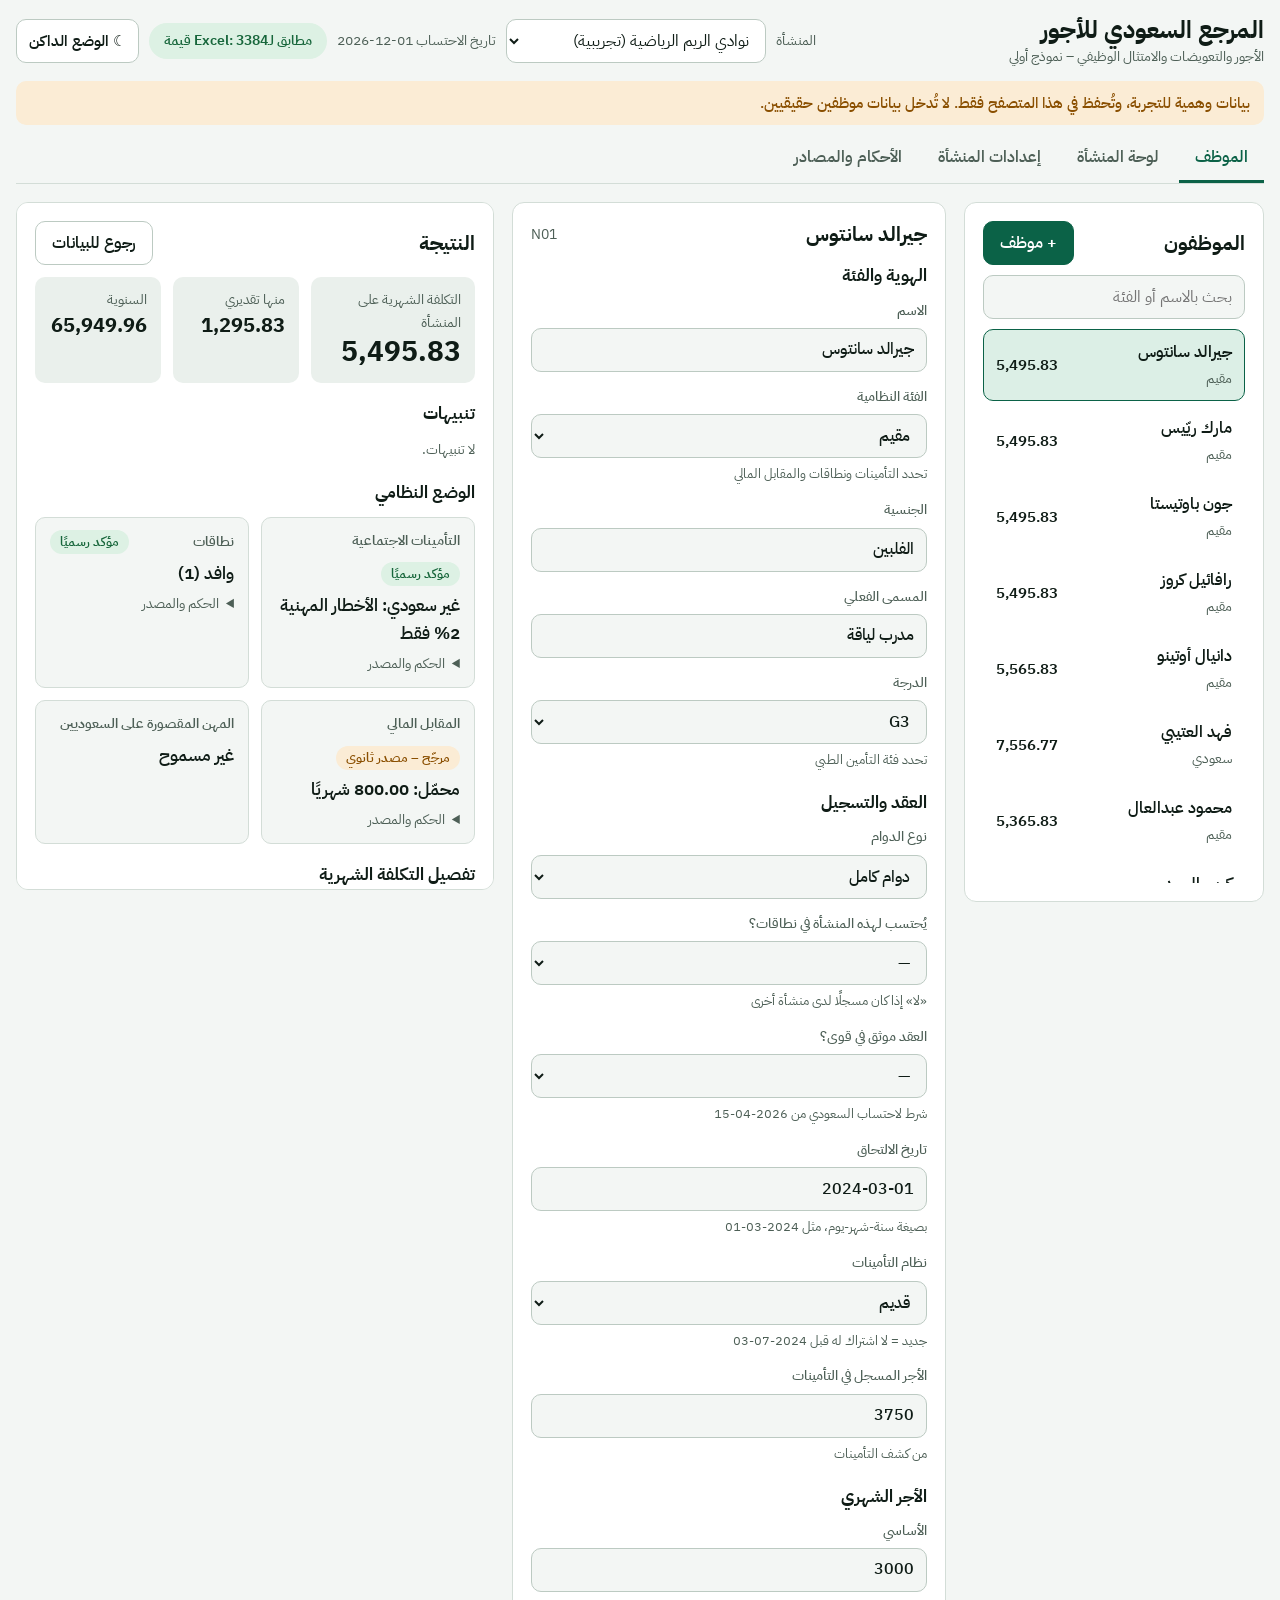
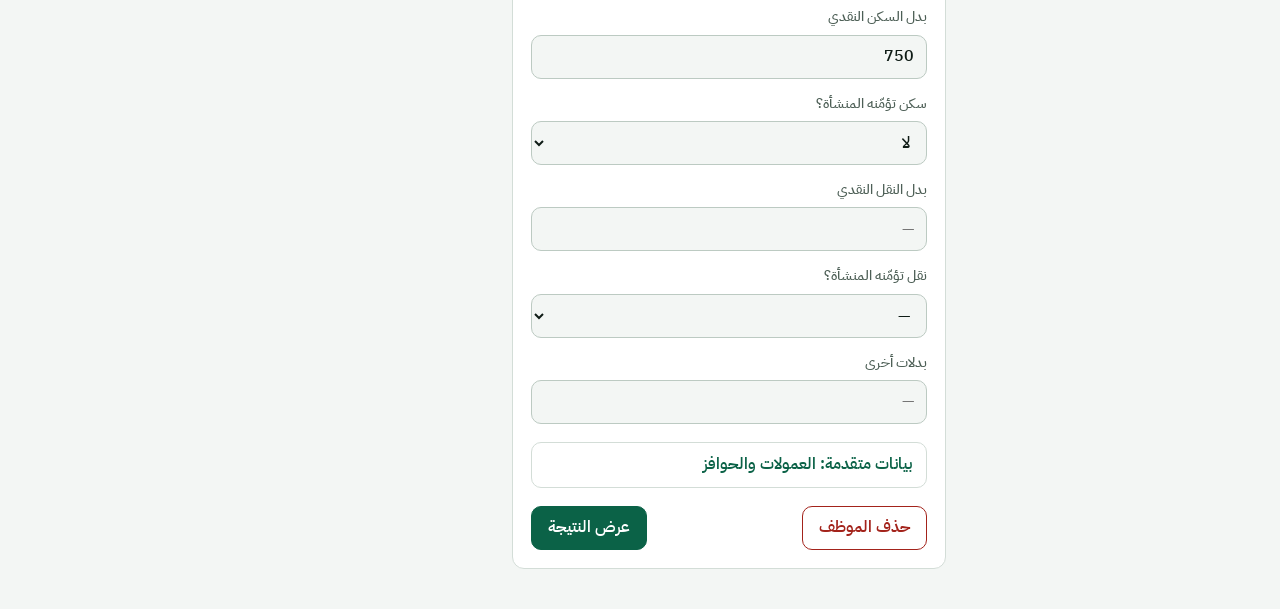
<file: النموذج.html>
<!doctype html>
<html lang="ar" dir="rtl">
<head>
<meta charset="utf-8">
<meta name="viewport" content="width=device-width, initial-scale=1">
<title>المرجع السعودي للأجور</title>
<meta name="claude:viewport-fit-sides" content="cover">
<link rel="preconnect" href="https://fonts.googleapis.com">
<link rel="preconnect" href="https://fonts.gstatic.com" crossorigin>
<link rel="stylesheet" href="https://fonts.googleapis.com/css2?family=IBM+Plex+Sans+Arabic:wght@400;500;600;700&display=swap">
<style>
/* Visual system: one Arabic face (IBM Plex Sans Arabic), 16px body, 14–15px tables and labels, 22–26px titles,
   44px controls, 1.6 line height. Values are always isolated left-to-right so dates and ranges never flip. */
:root{
  --bg:#f3f6f4; --surface:#ffffff; --sunk:#eaf0ec; --ink:#0f1c16; --ink2:#2b3a33; --muted:#4d5f56; --line:#d3ddd7; --line2:#bccac2;
  --accent:#0b6247; --accent-ink:#ffffff; --accent-soft:#dcefe6;
  --ok:#17663b; --ok-soft:#ddf1e4; --warn:#8a4f00; --warn-soft:#fbecd5; --pend:#8f3d0f; --pend-soft:#fbe3d4;
  --bad:#a3231b; --bad-soft:#fbe2df; --info:#1a568c; --info-soft:#e0ebf7;
  --f:"IBM Plex Sans Arabic","Segoe UI",Tahoma,system-ui,sans-serif;
  --r:12px; --ctl:44px;
}
@media (prefers-color-scheme: dark){:root:not([data-theme="light"]){
  --bg:#0c1210; --surface:#151e1a; --sunk:#1c2723; --ink:#f0f6f2; --ink2:#dbe6e0; --muted:#b7c7be; --line:#2f3d37; --line2:#425249;
  --accent:#5fd3a3; --accent-ink:#06130e; --accent-soft:#183a2c;
  --ok:#7fe0a7; --ok-soft:#163626; --warn:#ffc46b; --warn-soft:#3a2b10; --pend:#ffab7a; --pend-soft:#3d2216;
  --bad:#ff9d93; --bad-soft:#40201c; --info:#9cc8f5; --info-soft:#17293d; color-scheme:dark}}
:root[data-theme="dark"]{
  --bg:#0c1210; --surface:#151e1a; --sunk:#1c2723; --ink:#f0f6f2; --ink2:#dbe6e0; --muted:#b7c7be; --line:#2f3d37; --line2:#425249;
  --accent:#5fd3a3; --accent-ink:#06130e; --accent-soft:#183a2c;
  --ok:#7fe0a7; --ok-soft:#163626; --warn:#ffc46b; --warn-soft:#3a2b10; --pend:#ffab7a; --pend-soft:#3d2216;
  --bad:#ff9d93; --bad-soft:#40201c; --info:#9cc8f5; --info-soft:#17293d; color-scheme:dark}
*{box-sizing:border-box}
html{-webkit-text-size-adjust:100%}
body{margin:0;background:var(--bg);color:var(--ink);font-family:var(--f);font-size:16px;line-height:1.6;
  padding-left:max(16px,env(safe-area-inset-left,0px));padding-right:max(16px,env(safe-area-inset-right,0px));padding-bottom:40px}
h1,h2,h3{font-weight:700;margin:0;line-height:1.35;text-wrap:balance}
h1{font-size:24px} h2{font-size:20px} h3{font-size:17px}
button,select,input{font:inherit;color:inherit}
button{cursor:pointer}
:focus-visible{outline:3px solid var(--accent);outline-offset:2px}
.v{direction:ltr;unicode-bidi:isolate;font-variant-numeric:tabular-nums lining-nums;white-space:nowrap}
.wrap{max-width:1680px;margin:0 auto}
/* header */
header.top{position:sticky;top:0;z-index:20;background:var(--bg);padding:14px 0 0;border-bottom:1px solid var(--line)}
.hrow{display:flex;flex-wrap:wrap;gap:12px 20px;align-items:center;justify-content:space-between}
.brand h1{font-size:24px}
.brand p{margin:0;color:var(--muted);font-size:14px}
.cobar{display:flex;flex-wrap:wrap;gap:10px;align-items:center}
.cobar label{font-size:14px;color:var(--muted)}
.cobar select{min-height:var(--ctl);min-width:260px;max-width:100%;border:1px solid var(--line2);border-radius:10px;background:var(--surface);padding:0 12px;font-size:16px}
.iconbtn{min-height:var(--ctl);min-width:var(--ctl);border:1px solid var(--line2);border-radius:10px;background:var(--surface);display:inline-flex;align-items:center;justify-content:center;gap:6px;padding:0 12px;font-size:15px;font-weight:600}
.match{min-height:36px;border-radius:999px;border:1px solid transparent;padding:0 14px;font-size:14px;font-weight:600;background:var(--ok-soft);color:var(--ok)}
.match.bad{background:var(--bad-soft);color:var(--bad)}
.notice{margin:12px 0 0;padding:10px 14px;border-radius:10px;background:var(--warn-soft);color:var(--warn);font-size:15px;font-weight:500}
nav.tabs{display:grid;grid-auto-flow:column;grid-auto-columns:max-content;gap:4px;margin-top:10px}
nav.tabs button{background:none;border:0;border-bottom:3px solid transparent;padding:10px 16px;color:var(--muted);font-weight:600;font-size:16px;min-height:var(--ctl)}
nav.tabs button[aria-selected="true"]{color:var(--accent);border-bottom-color:var(--accent)}
nav.tabs .s{display:none}
@media (max-width:640px){
  nav.tabs{grid-auto-flow:row;grid-template-columns:repeat(4,minmax(0,1fr));grid-auto-columns:auto}
  nav.tabs button{padding:8px 4px;font-size:15px} nav.tabs .l{display:none} nav.tabs .s{display:inline}
  .cobar select{min-width:0;flex:1 1 200px}
}
main{padding-top:18px}
/* panels and type */
.panel{background:var(--surface);border:1px solid var(--line);border-radius:var(--r);padding:18px;min-width:0}
.panel > h2,.panel > h3{margin-bottom:12px}
.hint{font-size:14px;color:var(--muted)}
.badge{display:inline-flex;align-items:center;gap:6px;padding:3px 10px;border-radius:999px;font-size:13px;font-weight:600;white-space:nowrap;line-height:1.4}
.b-ok{background:var(--ok-soft);color:var(--ok)} .b-warn{background:var(--warn-soft);color:var(--warn)} .b-pend{background:var(--pend-soft);color:var(--pend)}
.b-bad{background:var(--bad-soft);color:var(--bad)} .b-info{background:var(--info-soft);color:var(--info)} .b-mute{background:var(--sunk);color:var(--muted)}
.btn{min-height:var(--ctl);border:1px solid var(--line2);background:var(--surface);border-radius:10px;padding:0 16px;font-weight:600;font-size:16px}
.btn.primary{background:var(--accent);color:var(--accent-ink);border-color:var(--accent)}
.btn.danger{color:var(--bad);border-color:var(--bad)}
.btn.danger.armed{background:var(--bad);color:#fff}
.row{display:flex;flex-wrap:wrap;gap:10px;align-items:center}
.between{justify-content:space-between}
/* employee tab */
.emp{display:grid;grid-template-columns:300px minmax(0,1fr) minmax(0,1.1fr);gap:18px;align-items:start}
.emp .result{position:sticky;top:var(--hh,170px);max-height:calc(100vh - var(--hh,170px) - 16px);overflow:auto}
.emp .listp{position:sticky;top:var(--hh,170px)}
.mstep{display:none}
@media (max-width:1240px){
  .emp{grid-template-columns:minmax(0,1fr) minmax(0,1fr)}
  .emp .listp{grid-column:1 / -1;position:static}
  .emp .result{position:static;max-height:none}
  .emplist{max-height:260px}
}
@media (max-width:820px){
  .emp{grid-template-columns:minmax(0,1fr)}
  .mstep{display:grid;grid-template-columns:repeat(3,minmax(0,1fr));gap:6px;margin-bottom:12px}
  .mstep button{min-height:var(--ctl);border:1px solid var(--line2);border-radius:10px;background:var(--surface);font-weight:600;font-size:15px}
  .mstep button[aria-pressed="true"]{background:var(--accent);color:var(--accent-ink);border-color:var(--accent)}
  .emp[data-step="list"] > :not(.listp),.emp[data-step="form"] > :not(.formp),.emp[data-step="result"] > :not(.result){display:none}
  .emplist{max-height:none}
}
.search{width:100%;min-height:var(--ctl);border:1px solid var(--line2);border-radius:10px;background:var(--bg);padding:0 12px;font-size:16px;margin-bottom:10px}
.emplist{display:flex;flex-direction:column;gap:4px;max-height:calc(100vh - var(--hh,170px) - 150px);overflow:auto}
.emplist button{display:grid;grid-template-columns:minmax(0,1fr) auto;gap:2px 10px;align-items:center;text-align:right;border:1px solid transparent;background:none;padding:10px 12px;border-radius:10px;width:100%}
.emplist button:hover{background:var(--sunk)}
.emplist button[aria-current="true"]{background:var(--accent-soft);border-color:var(--accent)}
.emplist .nm{font-weight:600;font-size:16px;overflow-wrap:anywhere}
.emplist .c{font-size:14px;color:var(--muted);grid-column:1}
.emplist .t{grid-row:1 / span 2;grid-column:2;font-size:15px;font-weight:600}
fieldset{border:0;margin:0 0 18px;padding:0}
legend{font-weight:700;font-size:17px;color:var(--ink);margin-bottom:10px;padding:0}
.fields{display:grid;grid-template-columns:repeat(auto-fill,minmax(210px,1fr));gap:14px 16px}
label.f{display:flex;flex-direction:column;gap:6px;font-size:14px;color:var(--muted);font-weight:500;min-width:0}
label.f .lt{display:flex;gap:6px;align-items:center;flex-wrap:wrap}
label.f .need{font-size:12px;font-weight:600;color:var(--warn);background:var(--warn-soft);border-radius:999px;padding:0 8px}
label.f input,label.f select{min-height:var(--ctl);background:var(--bg);border:1px solid var(--line2);border-radius:10px;padding:0 12px;color:var(--ink);font-size:16px;font-weight:500;width:100%;min-width:0}
label.f input.num,label.f input.date{direction:ltr;text-align:right;font-variant-numeric:tabular-nums}
label.f input.invalid{border-color:var(--bad);box-shadow:0 0 0 1px var(--bad)}
label.f small{font-size:13px;color:var(--muted);font-weight:400}
details.adv{border:1px solid var(--line);border-radius:10px;padding:0 14px;margin-bottom:18px}
details.adv summary{cursor:pointer;min-height:var(--ctl);display:flex;align-items:center;font-weight:600;color:var(--accent)}
details.adv[open]{padding-bottom:14px}
/* result */
.summary{display:grid;grid-template-columns:minmax(0,1.3fr) minmax(0,1fr) minmax(0,1fr);gap:12px;margin-bottom:16px}
.summary .box{background:var(--sunk);border-radius:10px;padding:12px 14px;min-width:0}
.summary .k{font-size:14px;color:var(--muted)}
.summary .big{font-size:28px;font-weight:700;line-height:1.3}
.summary .mid{font-size:20px;font-weight:700;line-height:1.3}
@media (max-width:520px){.summary{grid-template-columns:minmax(0,1fr) minmax(0,1fr)} .summary .box:first-child{grid-column:1 / -1}}
.status{display:grid;grid-template-columns:repeat(2,minmax(0,1fr));gap:12px;margin-bottom:18px}
@media (max-width:520px){.status{grid-template-columns:minmax(0,1fr)}}
.stat{border:1px solid var(--line);border-radius:10px;padding:12px 14px;background:var(--bg);min-width:0;display:flex;flex-direction:column;gap:6px}
.stat .k{font-size:14px;color:var(--muted);font-weight:600}
.stat .val{font-size:17px;font-weight:600;color:var(--ink)}
.sec{margin:20px 0 10px}
table{border-collapse:collapse;width:100%;font-size:15px}
th,td{padding:11px 12px;border-bottom:1px solid var(--line);text-align:right;vertical-align:top}
th{font-size:14px;color:var(--muted);font-weight:600;background:var(--sunk);white-space:nowrap}
tbody tr:hover td{background:color-mix(in srgb,var(--sunk) 60%,transparent)}
td.n,th.n{text-align:left}
tr.total td{font-weight:700;font-size:17px;border-top:2px solid var(--ink2)}
tr.sub td{color:var(--muted);font-size:14px}
.tbl{overflow-x:auto}
.why{border:0;background:none;color:var(--info);font-size:14px;padding:4px 6px;border-radius:6px;font-weight:600}
.why:hover{background:var(--info-soft)}
tr.detail td{background:var(--sunk);font-size:14px;color:var(--ink2)}
.srcbox{display:flex;flex-direction:column;gap:8px}
.srcbox a{color:var(--info);overflow-wrap:anywhere}
.srcline{display:flex;flex-wrap:wrap;gap:6px 8px;align-items:baseline}
.alerts{display:flex;flex-direction:column;gap:8px;margin:0;padding:0;list-style:none}
.alerts li{display:flex;gap:10px;align-items:flex-start;padding:10px 12px;border-radius:10px;background:var(--bg);border:1px solid var(--line);font-size:15px}
.alerts li .badge{flex:none}
.alerts button.go{all:unset;cursor:pointer;display:flex;gap:10px;align-items:flex-start;width:100%}
.alerts button.go:focus-visible{outline:3px solid var(--accent)}
/* dashboard */
.kpis{display:grid;grid-template-columns:repeat(4,minmax(0,1fr));gap:14px;margin-bottom:18px}
@media (max-width:1000px){.kpis{grid-template-columns:repeat(2,minmax(0,1fr))}}
@media (max-width:420px){.kpis{grid-template-columns:minmax(0,1fr)}}
.kpi{background:var(--surface);border:1px solid var(--line);border-radius:var(--r);padding:16px 18px;min-width:0}
.kpi .k{font-size:15px;color:var(--muted);font-weight:600}
.kpi .val{font-size:28px;font-weight:700;line-height:1.35}
.kpi .s{font-size:14px;color:var(--ink2);margin-top:4px}
.cols2{display:grid;grid-template-columns:minmax(0,1fr) minmax(0,1fr);gap:18px;align-items:start;margin-bottom:18px}
@media (max-width:1000px){.cols2{grid-template-columns:minmax(0,1fr)}}
.chips{display:flex;flex-wrap:wrap;gap:8px;margin-bottom:12px}
.chips button{min-height:38px;border:1px solid var(--line2);border-radius:999px;background:var(--surface);padding:0 14px;font-size:14px;font-weight:600}
.chips button[aria-pressed="true"]{background:var(--accent);color:var(--accent-ink);border-color:var(--accent)}
.note{font-size:14px;color:var(--muted);margin-top:10px}
.ok{color:var(--ok)} .bad{color:var(--bad)}
.empty{color:var(--muted);padding:24px;text-align:center}
/* rules */
.tools{display:flex;flex-wrap:wrap;gap:10px;align-items:center;margin-bottom:12px}
.tools .search{margin:0;flex:1 1 260px}
td.code{font-size:12px;color:var(--muted);direction:ltr;text-align:right;white-space:nowrap}
td.rule{font-weight:500;min-width:260px}
td.src{font-size:14px;max-width:280px}
td.src a{color:var(--info)}
tr.hl td{background:var(--accent-soft)}
@media (prefers-reduced-motion:reduce){*{transition:none!important}}
</style>
</head>
<body>
<div class="wrap">
<header class="top" id="hdr">
  <div class="hrow">
    <div class="brand"><h1>المرجع السعودي للأجور</h1><p>الأجور والتعويضات والامتثال الوظيفي – نموذج أولي</p></div>
    <div class="cobar">
      <label for="co">المنشأة</label>
      <select id="co"></select>
      <span class="hint" id="calcInfo"></span>
      <button class="match" id="matchBtn" type="button"></button>
      <button class="iconbtn" id="themeBtn" type="button" aria-label="تبديل الوضع الفاتح والداكن"></button>
    </div>
  </div>
  <p class="notice">بيانات وهمية للتجربة، وتُحفظ في هذا المتصفح فقط. لا تُدخل بيانات موظفين حقيقيين.</p>
  <nav class="tabs" role="tablist" aria-label="أقسام">
    <button role="tab" id="t-emp" data-tab="emp"><span class="l">الموظف</span><span class="s">الموظف</span></button>
    <button role="tab" id="t-dash" data-tab="dash"><span class="l">لوحة المنشأة</span><span class="s">اللوحة</span></button>
    <button role="tab" id="t-set" data-tab="set"><span class="l">إعدادات المنشأة</span><span class="s">الإعدادات</span></button>
    <button role="tab" id="t-rules" data-tab="rules"><span class="l">الأحكام والمصادر</span><span class="s">الأحكام</span></button>
  </nav>
</header>

<main>
<section id="p-emp">
  <div class="mstep" role="group" aria-label="خطوات">
    <button data-step="list">١ الموظفون</button><button data-step="form">٢ البيانات</button><button data-step="result">٣ النتيجة</button>
  </div>
  <div class="emp" id="empGrid">
    <aside class="panel listp">
      <div class="row between" style="margin-bottom:10px"><h2>الموظفون</h2><button class="btn primary" id="addEmp" type="button">+ موظف</button></div>
      <input class="search" id="empSearch" type="search" placeholder="بحث بالاسم أو الفئة" aria-label="بحث في الموظفين">
      <div class="emplist" id="empList"></div>
    </aside>
    <div class="panel formp" id="formPanel"></div>
    <div class="panel result" id="resultPanel"></div>
  </div>
</section>
<section id="p-dash" hidden></section>
<section id="p-set" hidden></section>
<section id="p-rules" hidden></section>
<section id="p-check" hidden></section>
</main>
</div>

<script>
/*ENGINE-START*/
// Calculation engine: a port of the reference workbook's independent model (محرك/verify.py), which the workbook's tests match.
var ENGINE = (function () {
  var ST = { CONF: "مؤكد رسميًا", PART: "مؤكد جزئيًا", SEC: "مرجّح – مصدر ثانوي", PEND: "بانتظار التحقق الرسمي", NEED: "يحتاج تحقق" };
  var SRC = {
    S01: ["رفع الحد الأدنى لاحتساب أجور السعوديين في نطاقات", "وزارة الموارد البشرية", "https://www.hrsd.gov.sa/media-center/news/777585"],
    S07: ["إعفاء المنشآت الصغيرة من المقابل المالي (نقلًا عن قوى)", "مصدر مساند", "https://wazeftysa.com/blog/will-the-small-business-work-permit-exemption-be-extended-past-2027"],
    S08: ["منصة قوى – بيانات المنشأة ونطاقات ورموز المهن", "وزارة الموارد البشرية", "https://www.qiwa.sa"],
    S23: ["رحلة المنشأة في نظام التأمينات الاجتماعية الجديد", "التأمينات الاجتماعية", "https://awareness.gosi.gov.sa/businessJourney.html"],
    S24: ["المرسوم الملكي م/273 – نظام التأمينات الاجتماعية الجديد", "أم القرى", "https://uqn.gov.sa/details?p=25238"],
    S25: ["احتساب نسب التوطين من العقود الموثقة في قوى من 15 أبريل 2026", "وزارة الموارد البشرية", "https://www.hrsd.gov.sa/node/5580136"],
    S26: ["نظام العمل – الإشعار والمكافأة والاستقالة", "وزارة الموارد البشرية", "https://www.hrsd.gov.sa/node/5576001"],
    S27: ["نظام العمل – التعريفات (الأجر الأساسي والفعلي)", "وزارة الموارد البشرية", "https://www.hrsd.gov.sa/node/5575978"],
    S28: ["دليل برنامج نطاقات المطوّر 2026", "وزارة الموارد البشرية", "https://www.hrsd.gov.sa/sites/default/files/2026-03/ntaqat-almtwr.pdf"],
    S29: ["إلغاء المقابل المالي عن المنشآت الصناعية المرخصة", "مصدر مساند", "https://www.eyeofriyadh.com"],
    S32: ["المشتركون السعوديون ومد الحماية التأمينية لمواطني دول المجلس", "التأمينات الاجتماعية", "https://www.gosi.gov.sa/GOSIOnline/Saudi_Workers"],
    S34: ["الأسئلة الشائعة لأصحاب العمل (س72: أجر العمولة = متوسط السنة السابقة)", "التأمينات الاجتماعية", "https://www.gosi.gov.sa/GOSIOnline/FAQ_Employer"],
    S35: ["ما هو برنامج نطاقات وكيف يتم حسابه؟ (صفحة قوى، آخر تعديل 2026-10-09)", "قوى", "https://www.qiwa.sa"],
    S36: ["الإعفاء من المقابل المالي للفئات الخاصة (قائمة الوزارة 2018 وحاسبة قوى)", "مصادر مساندة نقلًا عن الوزارة وقوى", ""]
  };
  // id: [title, value or null, unit, status, source, reference, domain]
  var RULES = {
    "NIT-FULL": ["حد احتساب السعودي عاملًا كاملًا (الأجر المسجل)", 4000, "ريال/شهر", ST.CONF, "S01", "قرار وزاري 1442", "نطاقات"],
    "NIT-HALF": ["حد احتساب السعودي نصف عامل", 3000, "ريال/شهر", ST.CONF, "S01", "قرار وزاري 1442", "نطاقات"],
    "NIT-PT": ["وزن السعودي بدوام جزئي (بأجر 3,000 فأكثر)", 0.5, "عامل", ST.SEC, "S01", "قواعد نطاقات", "نطاقات"],
    "NIT-QIWA-DOC": ["لا يُحتسب السعودي إلا بعقد موثق في قوى (من 2026-04-15)", null, "", ST.CONF, "S25", "قرار مجلس الوزراء 195", "نطاقات"],
    "DEF-NIT-SPOUSE": ["زوج المواطنة وزوجة المواطن محايدان مؤقتًا (النص يقول «زوج أو زوجة الوافد»)؛ ومن كان منهما من أبناء مواطنة يُحتسب 1 (نص صريح)", null, "", ST.PEND, "S35", "صفحة قوى", "نطاقات"],
    "NIT-SPEC-CAP-CAT": ["حد كل فئة خاصة تُحتسب كسعودي", 0.10, "من إجمالي السعوديين بالكيان", ST.CONF, "S35", "صفحة قوى", "نطاقات"],
    "NIT-SPEC-CAP-ALL": ["حد مجموع الفئات الخاصة", 0.15, "من إجمالي السعوديين بالكيان", ST.CONF, "S35", "صفحة قوى", "نطاقات"],
    "NIT-SPEC-METHOD": ["طريقة تطبيق الحد (الأساس والتقريب) غير منصوص عليها: تُعرض النسبة بين حد أدنى وأعلى", null, "", ST.PEND, "S35", "صفحة قوى", "نطاقات"],
    "NIT-QUARTER-EXP": ["الفلسطيني بجواز مصري والبلوشي = 0.25 وافد", 0.25, "وافد", ST.CONF, "S35", "صفحة قوى", "نطاقات"],
    "NIT-QUARTER-LIMIT": ["شرط الربع: ألا تتجاوز الفئة 50% من إجمالي الموظفين (المعاملة عند التجاوز بانتظار التحقق الرسمي)", 0.5, "من الموظفين", ST.CONF, "S35", "صفحة قوى", "نطاقات"],
    "NIT-BURMESE": ["البرماوي: 1 وافد داخل مكة والمدينة، 0 خارجهما", null, "", ST.CONF, "S35", "صفحة قوى", "نطاقات"],
    "DEF-NIT-GCC": ["مواطنو دول المجلس ليسوا وافدين في نطاقات", null, "", ST.CONF, "S28", "دليل نطاقات", "نطاقات"],
    "GOSI-OLD-ANN": ["المعاشات – المشترك قبل 2024-07-03 (لكل طرف)", 0.09, "", ST.CONF, "S23", "نظام التأمينات", "التأمينات"],
    "GOSI-NEW-ANN": ["المعاشات – النظام الجديد م/273 (لكل طرف، تتدرج 0.5 نقطة سنويًا حتى 11%)", null, "", ST.CONF, "S23", "م/273", "التأمينات"],
    "GOSI-SANED": ["ساند – لكل طرف", 0.0075, "", ST.CONF, "S24", "م/273", "التأمينات"],
    "GOSI-OHI": ["الأخطار المهنية – على صاحب العمل لكل العاملين", 0.02, "", ST.CONF, "S23", "نظام التأمينات", "التأمينات"],
    "GOSI-MAX": ["الحد الأعلى للأجر الخاضع", 45000, "ريال/شهر", ST.CONF, "S23", "نظام التأمينات", "التأمينات"],
    "GOSI-INKIND": ["قيمة السكن العيني في الأجر الخاضع", 2, "أجر شهرين سنويًا", ST.CONF, "S23", "نظام التأمينات", "التأمينات"],
    "GOSI-COMM": ["العمولة تدخل الأجر الخاضع بمتوسط السنة السابقة (من 2024-07-03)", null, "", ST.CONF, "S34", "س72", "التأمينات"],
    "GCC-PEN": ["الخليجي: المعاشات وفق نظام دولة الموطن (مد الحماية) + الأخطار المهنية في المملكة", null, "", ST.CONF, "S32", "م/63", "التأمينات"],
    "LEVY": ["المقابل المالي: 800 إذا زاد الوافدون على السعوديين، وإلا 700", 800, "ريال/شهر", ST.SEC, "S07", "", "الرسوم"],
    "LEVY-SMALL": ["إعفاء المنشأة الصغيرة (9 عمال فأقل) حتى 2027-01-21 لعدد من الوافدين", null, "", ST.SEC, "S07", "", "الرسوم"],
    "LEVY-IND": ["إلغاء المقابل المالي عن المنشأة الصناعية المرخصة (من 2025-12-18)", null, "", ST.SEC, "S29", "", "الرسوم"],
    "LEVY-EXEMPT-SPECIAL": ["إعفاء الزوجين وابن المواطنة والإقامة المميزة والفلسطيني بوثيقة مصرية من المقابل المالي: غير مثبت، فالمقابل محمّل والوفر معروض منفصلًا", null, "", ST.PEND, "S36", "", "الرسوم"],
    "IQAMA": ["رسوم الإقامة 650 + رخصة العمل 100 سنويًا", 750, "ريال/سنة", ST.NEED, "S08", "", "الرسوم"],
    "EOS": ["مكافأة نهاية الخدمة: نصف أجر شهر عن كل سنة من الخمس الأولى، وأجر شهر بعدها", null, "", ST.CONF, "S26", "نظام العمل م/84", "نظام العمل"],
    "EOS-86": ["يجوز الاتفاق كتابةً على استبعاد العمولات من أجر المكافأة", null, "", ST.CONF, "S26", "نظام العمل م/86", "نظام العمل"],
    "EOS-WAGE": ["أساس المكافأة = الأجر الفعلي (الأساسي والبدلات والعمولات)", null, "", ST.CONF, "S27", "م/2 وم/84", "نظام العمل"],
    "LEAVE": ["الإجازة السنوية 21 يومًا، و30 بعد خمس سنوات", null, "", ST.SEC, "S26", "نظام العمل م/109", "نظام العمل"],
    "POLICY": ["سياسة المنشأة (طبي، سكن ونقل عيني، تذكرة، إجازة في التكلفة)", null, "", "سياسة المنشأة", "", "إعدادات المنشأة", "سياسة المنشأة"]
  };
  // name: ann, saned, ohi, nitaqat treatment, levy, iqama, scenario weight, expat weight, conservative expat weight, status, nitaqat text, Saudi-only jobs, rules
  var CATS = [
    ["سعودي", 1, 1, 1, "w", 0, 0, 0, 0, 0, ST.CONF, "يُحتسب بحسب الأجر المسجل وتوثيق العقد", "مسموح", ["NIT-FULL", "NIT-HALF", "NIT-QIWA-DOC"]],
    ["مقيم", 0, 0, 1, "x", 1, 1, 0, 1, 1, ST.CONF, "وافد (1)", "غير مسموح", ["DEF-NIT-GCC"]],
    ["زوجة مواطن", 0, 0, 1, "n", 1, 1, 0, 0, 1, ST.PEND, "محايدة مؤقتًا؛ وافدة في السيناريو المتحفظ", "غير مسموح", ["DEF-NIT-SPOUSE", "LEVY-EXEMPT-SPECIAL"]],
    ["زوج مواطنة", 0, 0, 1, "n", 1, 1, 0, 0, 1, ST.PEND, "محايد مؤقتًا؛ وافد في السيناريو المتحفظ", "غير مسموح", ["DEF-NIT-SPOUSE", "LEVY-EXEMPT-SPECIAL"]],
    ["ابن/ابنة مواطنة", 0, 0, 1, "c", 1, 1, 1, 0, 0, ST.CONF, "1 كسعودي ضمن حد الفئات الخاصة", "مسموح (بشرط نقل الكفالة على الأم – مرجّح)", ["NIT-SPEC-CAP-CAT", "NIT-SPEC-CAP-ALL", "NIT-SPEC-METHOD", "LEVY-EXEMPT-SPECIAL"]],
    ["أم/أرملة مواطن", 0, 0, 1, "c", 1, 1, 1, 0, 0, ST.CONF, "1 كسعودي ضمن حد الفئات الخاصة", "غير مؤكد (المصادر متعارضة)", ["NIT-SPEC-CAP-CAT", "NIT-SPEC-CAP-ALL", "NIT-SPEC-METHOD"]],
    ["مواطن خليجي", 0, 0, 1, "c", 0, 0, 1, 0, 0, ST.CONF, "1 كسعودي ضمن حد الفئات الخاصة", "لم يُعثر على نص", ["NIT-SPEC-CAP-CAT", "NIT-SPEC-CAP-ALL", "NIT-SPEC-METHOD", "GCC-PEN"]],
    ["فلسطيني بوثيقة مصرية / بلوشي", 0, 0, 1, "q", 1, 1, 0, 0.25, 0.25, ST.CONF, "ربع وافد (0.25) بشرط 50%", "غير مسموح", ["NIT-QUARTER-EXP", "NIT-QUARTER-LIMIT", "LEVY-EXEMPT-SPECIAL"]],
    ["برماوي – خارج مكة والمدينة", 0, 0, 1, "z", 1, 1, 0, 0, 0, ST.CONF, "لا يُحتسب (0)", "غير مسموح", ["NIT-BURMESE"]],
    ["برماوي – داخل مكة والمدينة", 0, 0, 1, "x", 1, 1, 0, 1, 1, ST.CONF, "وافد (1)", "غير مسموح", ["NIT-BURMESE"]],
    ["إقامة مميزة", 0, 0, 1, "x", 1, 1, 0, 1, 1, ST.PEND, "وافد احتياطًا (لم تثبت معاملته)", "غير مسموح", ["LEVY-EXEMPT-SPECIAL"]]
  ];
  var LEVY_PENDING = ["زوجة مواطن", "زوج مواطنة", "ابن/ابنة مواطنة", "فلسطيني بوثيقة مصرية / بلوشي", "إقامة مميزة"];
  var QTR = "فلسطيني بوثيقة مصرية / بلوشي";
  var CAT = {};
  CATS.forEach(function (c) { CAT[c[0]] = { ann: c[1], saned: c[2], ohi: c[3], tr: c[4], levy: c[5], iq: c[6], opt: c[7], xb: c[8], xc: c[9], st: c[10], nitText: c[11], jobs: c[12], rules: c[13] }; });
  var DEFAULT_POLICY = { hl: 0, hh: 0, tk: 0, m1: 3000, m2: 5000, m3: 9000, leave: 0, ticket: 0, commx: 0 };

  function rules(calc) {
    var nw = 0.09;
    [["2025-07-01", 0.095], ["2026-07-01", 0.10], ["2027-07-01", 0.105], ["2028-07-01", 0.11]].forEach(function (s) { if (calc >= s[0]) nw = s[1]; });
    return { NEW: nw, OLD: 0.09, SAN: 0.0075, OHI: 0.02, MAX: 45000, INK: 2, LH: 800, LL: 700, IQ: 650, WP: 100, CAP_CAT: 0.10, CAP_ALL: 0.15, QW: 0.25, QL: 0.5,
      DOC: calc >= "2026-04-15" ? 1 : 0, COMM: calc >= "2024-07-03" ? 1 : 0, IND: calc >= "2025-12-18" ? 1 : 0 };
  }
  function n(x) { return (x === null || x === undefined || x === "" || isNaN(+x)) ? 0 : +x; }
  function blank(x) { return x === null || x === undefined || x === ""; }
  function round2(x) { return Math.round((x + (x >= 0 ? 1e-9 : -1e-9)) * 100) / 100; }
  function round2y(x) { return Math.round(x * 100) / 100; }
  function nitw(wage, contract) {
    if (contract === "دوام جزئي") return wage >= 3000 ? 0.5 : 0;
    return wage >= 4000 ? 1 : wage >= 3000 ? 0.5 : 0;
  }
  function days(a, b) { return Math.round((Date.parse(b + "T00:00:00Z") - Date.parse(a + "T00:00:00Z")) / 86400000); }
  // Qiwa caps (S35): each category, then all together; whole=true rounds each cap down to whole persons (lower bound)
  function capped(perCat, base, R, whole) {
    function cap(r) { return whole ? Math.floor(r * base + 1e-9) : r * base; }
    var s = 0; Object.keys(perCat).forEach(function (k) { s += Math.min(perCat[k], cap(R.CAP_CAT)); });
    return Math.min(cap(R.CAP_ALL), s);
  }

  function computeCompany(co) {
    var R = rules(co.calc);
    var p = co.calc >= (co.policyFrom || "0000") ? Object.assign({}, DEFAULT_POLICY, co.policy || {}) : DEFAULT_POLICY;
    var es = co.employees.filter(function (d) { return CAT[d.cat]; });
    var sa = es.filter(function (d) { return d.cat === "سعودي"; }).length;
    var lc = es.reduce(function (s, d) { return s + CAT[d.cat].levy; }, 0);
    var ind = co.industrial && R.IND === 1;
    var rate = ind ? 0 : (lc > sa ? R.LH : R.LL);
    var exActive = co.smallExempt && co.calc < "2027-01-21" && es.length <= 9;
    var exShare = exActive && lc ? Math.min(n(co.exemptCount), lc) / lc : 0;
    var qtr = es.filter(function (d) { return d.cat === QTR; }).length;
    var qOver = qtr > R.QL * es.length;
    var out = {}, perCat = {}, sum = {};
    function add(k, v) { sum[k] = (sum[k] || 0) + v; }
    es.forEach(function (d) {
      var c = CAT[d.cat], a = c.ann, s = c.saned, o = c.ohi;
      var basic = n(d.basic), h = n(d.hcash), t = n(d.tcash), comm = n(d.comm), bonus = n(d.bonus), other = n(d.other);
      var cash = basic + h + t + other;
      var hkind = d.hkind === "نعم", tkind = d.tkind === "نعم";
      var commBase = blank(d.commprev) ? comm : n(d.commprev);
      var expc = Math.min(R.MAX, basic + (hkind ? basic * R.INK / 12 : h) + commBase * R.COMM);
      var contrib = n(d.gosiw) ? Math.min(n(d.gosiw), R.MAX) : expc;
      var isGcc = d.cat === "مواطن خليجي";
      var gEr = isGcc ? (blank(d.gccEr) ? null : n(d.gccEr)) : 0, gEe = isGcc ? (blank(d.gccEe) ? null : n(d.gccEe)) : 0;
      var fGcc = isGcc && gEr === null ? 1 : 0;
      var annRate = d.scheme === "جديد" ? R.NEW : R.OLD;
      var err = a * annRate + s * R.SAN + o * R.OHI + (gEr || 0);
      var eer = a * annRate + s * R.SAN + (gEe || 0);
      var er = round2(contrib * err), ee = round2(contrib * eer);
      var levy = round2(c.levy * rate * (1 - exShare));
      var gov = round2(c.iq * (R.IQ + R.WP) / 12);
      var gn = d.grade ? parseInt(String(d.grade).replace(/\D/g, ""), 10) || 0 : 0;
      var medY = gn <= 5 ? p.m1 : gn <= 8 ? p.m2 : p.m3, med = round2(medY / 12);
      var hk = hkind ? (gn <= 2 ? p.hl : p.hh) : 0;
      var tk = tkind ? p.tk : 0;
      var yrs = Math.max(0, round2y(days(d.hire || co.calc, co.calc) / 365));
      var commx = blank(d.commx) ? p.commx : n(d.commx);
      var eosb = cash + comm * (1 - commx);
      var eos = round2(eosb * (yrs < 5 ? 0.5 : 1) / 12);
      var leaveDays = yrs >= 5 ? 30 : 21;
      var leave = round2((cash + comm) * leaveDays / 30 / 12 * p.leave);
      var ticket = a === 0 ? p.ticket / 12 : 0;
      var commgap = (n(d.gosiw) && comm) ? Math.max(0, round2(expc - Math.min(n(d.gosiw), expc))) : 0;
      var eosbal = round2(eosb * (0.5 * Math.min(yrs, 5) + Math.max(0, yrs - 5)));
      var total = cash + comm + bonus + er + levy + gov + med + hk + tk + eos + leave + ticket;
      var unc = levy + gov + med + hk + tk + ticket;
      var w = (c.tr === "w" && d.relied === "نعم") ? nitw(contrib, d.contract) : 0;
      var docf = d.docqiwa === "نعم" ? 1 : (R.DOC === 1 ? 0 : 1);
      var nit = w * docf;
      var pend = (docf === 0 && d.docqiwa !== "لا") ? w : 0;
      var nopt = nit + pend + (d.relied !== "لا" ? c.opt * nitw(contrib, d.contract) : 0);
      var nspec = (c.tr === "c" && d.relied !== "لا") ? nitw(contrib, d.contract) : 0;
      if (nspec) perCat[d.cat] = (perCat[d.cat] || 0) + nspec;
      var r = { contrib: contrib, expc: expc, er: er, ee: ee, levy: levy, gov: gov, med: med, hk: hk, tk: tk, eosb: eosb, eos: eos, eosbal: eosbal, leave: leave,
        ticket: ticket, total: total, unc: unc, nitw: w, nit: nit, nitpend: pend, nitno: w - nit - pend, nitspec: nspec, nitopt: nopt, expn: c.xb, expcons: c.xc,
        commgap: commgap, f_gcc: fGcc, cash: cash, comm: comm, bonus: bonus, yrs: yrs, err: err, eer: eer, annRate: annRate, rate: rate, exShare: exShare,
        medY: medY, gn: gn, commx: commx, leaveDays: leaveDays, docf: docf, levyPending: LEVY_PENDING.indexOf(d.cat) >= 0 };
      r.status = status(d, c, r, R, qOver);
      r.lines = lines(d, c, r, R, p);
      r.alerts = alerts(d, c, r, R, qOver);
      out[d.code] = r;
      ["cash", "comm", "bonus", "er", "levy", "gov", "med", "hk", "tk", "eos", "leave", "ticket", "total", "unc", "eosbal", "nit", "nitpend", "nitno", "nitopt", "expcons"].forEach(function (k) { add(k, r[k]); });
      add("exp", c.xb);
      if (r.levyPending) add("levy_saving", levy);
    });
    var nitS = sum.nit || 0, pendS = sum.nitpend || 0, expS = sum.exp || 0;
    var spec = capped(perCat, nitS, R, true), specHi = capped(perCat, sa, R, false);
    var expLo = expS + (qOver ? qtr * (1 - R.QW) : 0);
    function div(a, b) { return b ? a / b : 0; }
    var dash = {
      hc: es.length, sa: sa, res: es.filter(function (d) { return d.cat === "مقيم"; }).length, rate: rate, exShare: exShare, ind: ind,
      nit: nitS, pend: pendS, no: sum.nitno || 0, exp: expS, exp_lo: expLo, spec: spec, spec_hi: specHi, qtr: qtr, qOver: qOver,
      specRaw: Object.keys(perCat).reduce(function (s, k) { return s + perCat[k]; }, 0),
      ratio_lo: div(nitS + spec, nitS + spec + expLo),
      ratio_hi: div(nitS + pendS + specHi, nitS + pendS + specHi + expS),
      ratio_opt: div(sum.nitopt || 0, (sum.nitopt || 0) + expS),
      ratio_cons: div(nitS, nitS + (sum.expcons || 0) + expLo - expS),
      cash: sum.cash || 0, comm: sum.comm || 0, er: sum.er || 0, gov: (sum.levy || 0) + (sum.gov || 0), ben: (sum.med || 0) + (sum.hk || 0) + (sum.tk || 0) + (sum.ticket || 0),
      prov: (sum.eos || 0) + (sum.leave || 0), total: sum.total || 0, unc: sum.unc || 0, eosbal: sum.eosbal || 0, levy_saving: sum.levy_saving || 0,
      gccInc: es.filter(function (d) { return out[d.code].f_gcc; }).length
    };
    var why = [];
    if (pendS > 0) why.push("توثيق عقود غير معروف: " + fmtN(pendS));
    if (Math.abs(specHi - spec) > 1e-9) why.push("طريقة حد الفئات الخاصة بانتظار التحقق الرسمي");
    if (qOver) why.push("تجاوز شرط 50% للفلسطينيين/البلوش");
    dash.ratioWhy = why;
    return { emps: out, dash: dash, R: R, policy: p };
  }

  function status(d, c, r, R, qOver) {
    var gosi = c.ann ? ("سعودي: معاشات " + pct(r.annRate) + (d.scheme === "جديد" ? " (النظام الجديد)" : " (النظام السابق)") + " + ساند 0.75% + أخطار 2%")
      : d.cat === "مواطن خليجي" ? (r.f_gcc ? "أخطار 2% في المملكة + معاشات دولة الموطن (النسبة غير مدخلة)" : "أخطار 2% + معاشات دولة الموطن")
      : "غير سعودي: الأخطار المهنية 2% فقط";
    var nit, nitSt = c.st;
    if (c.tr === "w") {
      nitSt = ST.CONF;
      if (d.relied !== "نعم") nit = d.relied === "لا" ? "غير معتمد للمنشأة" : "يحتاج تأكيد الاعتماد عليه";
      else if (r.nitw === 0) nit = "غير محتسب: الأجر المسجل أقل من 3,000";
      else if (r.docf === 0) nit = d.docqiwa === "لا" ? "لا يُحتسب: العقد غير موثق في قوى" : "غير محدد: توثيق العقد غير معروف (" + r.nitw + ")";
      else nit = (d.contract === "دوام جزئي" ? "دوام جزئي: " : "") + "يُحتسب " + r.nitw;
    } else if (c.tr === "c") { nit = r.nitspec ? "يُحتسب " + r.nitspec + " كسعودي قبل الحد (10% للفئة، 15% مجتمعة)" : "لا يُحتسب: الأجر المسجل أقل من الحد"; nitSt = ST.PEND; }
    else if (c.tr === "n") nit = "محايد مؤقتًا: لا يؤثر في النسبة؛ وافد في السيناريو المتحفظ";
    else if (c.tr === "q") { nit = qOver ? "الفئة تتجاوز 50% من الموظفين: المعاملة بانتظار التحقق الرسمي" : "ربع وافد (0.25)"; nitSt = qOver ? ST.PEND : ST.CONF; }
    else nit = c.nitText;
    var levy, levySt = ST.SEC;
    if (r.levyPending) { levy = "محمّل: " + fmt(r.levy) + " شهريًا (الإعفاء غير مثبت)"; levySt = ST.PEND; }
    else if (c.levy) levy = r.levy ? "محمّل: " + fmt(r.levy) + " شهريًا" : "لا يُحمّل (إعفاء أو ترخيص صناعي)";
    else { levy = d.cat === "سعودي" ? "لا ينطبق" : "لا ينطبق (لا إقامة)"; levySt = ST.CONF; }
    return { gosi: gosi, nit: nit, nitSt: nitSt, levy: levy, levySt: levySt, jobs: c.jobs };
  }
  function pct(x) { return (Math.round(x * 1000) / 10).toFixed(1) + "%"; }
  function fmt(x) { return (Math.round(x * 100) / 100).toLocaleString("en-US", { minimumFractionDigits: 2, maximumFractionDigits: 2 }); }
  function fmtN(x) { return (Math.round(x * 100) / 100).toLocaleString("en-US", { maximumFractionDigits: 2 }); }

  function lines(d, c, r, R, p) {
    var L = [];
    function L1(label, v, kind, how, rl) { L.push({ label: label, v: v, kind: kind, how: how, rules: rl }); }
    L1("الأجر النقدي الثابت", r.cash, "فعلي", "الأساسي + بدل السكن النقدي + بدل النقل النقدي + البدلات الأخرى", ["EOS-WAGE"]);
    if (r.comm) L1("العمولات (متوسط شهري)", r.comm, "فعلي", "كما أُدخلت", ["GOSI-COMM"]);
    if (r.bonus) L1("حوافز أخرى", r.bonus, "فعلي", "كما أُدخلت", []);
    L1("اشتراك التأمينات على المنشأة", r.er, "محسوب", "الأجر الخاضع " + fmt(r.contrib) + " × " + pct(r.err) + (n(d.gosiw) ? " (الأجر المسجل في الكشف)" : " (أجر متوقع: الأساسي + السكن" + (d.hkind === "نعم" ? " العيني بأجر شهرين" : "") + " + العمولة)"),
      c.ann ? ["GOSI-OLD-ANN", "GOSI-NEW-ANN", "GOSI-SANED", "GOSI-OHI", "GOSI-MAX"] : d.cat === "مواطن خليجي" ? ["GCC-PEN", "GOSI-OHI"] : ["GOSI-OHI", "GOSI-MAX"]);
    if (c.levy || r.levy) L1("المقابل المالي", r.levy, "تقديري", (r.rate ? fmt(r.rate) + " شهريًا" + (r.exShare ? " × (1 − نسبة الإعفاء " + pct(r.exShare) + ")" : "") : "صفر: ترخيص صناعي") + (r.levyPending ? "؛ محمّل لأن إعفاء هذه الفئة غير مثبت" : ""),
      ["LEVY", "LEVY-SMALL", "LEVY-IND"].concat(r.levyPending ? ["LEVY-EXEMPT-SPECIAL"] : []));
    if (r.gov) L1("الإقامة ورخصة العمل", r.gov, "تقديري", "(650 + 100) ÷ 12", ["IQAMA"]);
    L1("التأمين الطبي", r.med, "تقديري", fmt(r.medY) + " سنويًا ÷ 12 (فئة الدرجة " + (r.gn || "—") + ")", ["POLICY"]);
    if (r.hk) L1("السكن العيني", r.hk, "تقديري", "تكلفة الفرد في سياسة المنشأة", ["POLICY"]);
    if (r.tk) L1("النقل العيني", r.tk, "تقديري", "تكلفة الفرد في سياسة المنشأة", ["POLICY"]);
    L1("مخصص نهاية الخدمة", r.eos, "محسوب", "أساس " + fmt(r.eosb) + " × " + (r.yrs < 5 ? "نصف شهر" : "شهر") + " ÷ 12 (خدمة " + r.yrs + " سنة" + (r.commx ? "، العمولات مستبعدة " + pct(r.commx) + " باتفاق" : "") + ")", ["EOS", "EOS-WAGE", "EOS-86"]);
    if (r.leave) L1("مخصص الإجازة", r.leave, "محسوب", "الأجر الفعلي × " + r.leaveDays + " يومًا ÷ 30 ÷ 12", ["LEAVE"]);
    if (r.ticket) L1("التذكرة", r.ticket, "تقديري", fmt(p.ticket) + " سنويًا ÷ 12", ["POLICY"]);
    return L;
  }
  function alerts(d, c, r, R, qOver) {
    var A = [];
    if (r.f_gcc) A.push(["bad", "تكلفة غير مكتملة: أدخل نسبة معاشات دولة الموطن للخليجي"]);
    if (c.tr === "w" && d.relied === "نعم" && d.contract !== "دوام جزئي" && r.contrib < 4000) A.push(["bad", "سعودي يُعتمد عليه بأجر مسجل أقل من 4,000: لا يُحتسب كاملًا"]);
    if (c.tr === "w" && d.relied !== "لا" && d.docqiwa === "لا" && R.DOC) A.push(["bad", "العقد غير موثق في قوى: لا يُحتسب"]);
    if (c.tr === "w" && d.relied !== "لا" && d.docqiwa !== "نعم" && d.docqiwa !== "لا" && R.DOC) A.push(["warn", "توثيق العقد في قوى غير معروف: النسبة غير محددة"]);
    if (c.st === ST.PEND) A.push(["pend", "معاملة هذه الفئة في نطاقات بانتظار التحقق الرسمي"]);
    if (c.tr === "c") A.push(["pend", "يُحتسب كسعودي بحد 10% للفئة و15% مجتمعة؛ طريقة تطبيق الحد بانتظار التحقق الرسمي"]);
    if (c.tr === "q" && qOver) A.push(["pend", "الفئة تتجاوز 50% من الموظفين: المعاملة بانتظار التحقق الرسمي"]);
    if (r.levyPending && r.levy) A.push(["info", "إعفاء المقابل المالي غير مثبت: محمّل (" + fmt(r.levy) + ")، والوفر المحتمل معروض في لوحة المنشأة"]);
    if (r.commgap) A.push(["info", "عمولة لا تظهر في الأجر المسجل: تُراجع عند تعديل الأجر (" + fmt(r.commgap) + ")"]);
    if (!d.hire) A.push(["warn", "تاريخ الالتحاق: يحتاج تحديد"]);
    if (!n(d.gosiw)) A.push(["warn", "الأجر المسجل في التأمينات: يحتاج تحديد (استُخدم الأجر المتوقع)"]);
    if (c.tr === "w" && (blank(d.contract) || d.contract === "يحتاج تحديد")) A.push(["warn", "نوع الدوام: يحتاج تحديد"]);
    return A;
  }
  return { ST: ST, SRC: SRC, RULES: RULES, CAT: CAT, CATS: CATS, LEVY_PENDING: LEVY_PENDING, computeCompany: computeCompany, fmt: fmt, fmtN: fmtN, pct: pct, DEFAULT_POLICY: DEFAULT_POLICY };
})();
if (typeof module !== "undefined") module.exports = ENGINE;
/*ENGINE-END*/
</script>

<script>
/*SEED-START*/ var SEED = {"note": "بيانات وهمية بالكامل. القيم المتوقعة مأخوذة من ملف Excel بعد إعادة الحساب.", "companies": [{"id": "NEWCO", "name": "نوادي الريم الرياضية (تجريبية)", "activity": "مراكز وصالات رياضية", "calc": "2026-12-01", "industrial": false, "smallExempt": false, "exemptCount": 0, "policyFrom": "2026-01-01", "policy": {"hl": 600, "hh": 900, "tk": 150, "m1": 4000, "m2": 6000, "m3": 10000, "leave": 1, "ticket": 1200, "commx": 1.0}, "employees": [{"code": "N01", "name": "جيرالد سانتوس", "cat": "مقيم", "nat": "الفلبين", "title": "مدرب لياقة", "occ": "مدرب رياضي", "grade": "G3", "contract": "دوام كامل", "relied": "", "docqiwa": "", "hire": "2024-03-01", "scheme": "قديم", "basic": 3000, "hcash": 750, "hkind": "لا", "tcash": null, "tkind": "", "other": null, "comm": null, "commx": null, "commprev": null, "bonus": null, "gosiw": 3750}, {"code": "N02", "name": "مارك ريّيس", "cat": "مقيم", "nat": "الفلبين", "title": "مدرب لياقة", "occ": "مدرب رياضي", "grade": "G3", "contract": "دوام كامل", "relied": "", "docqiwa": "", "hire": "2024-03-01", "scheme": "قديم", "basic": 3000, "hcash": 750, "hkind": "لا", "tcash": null, "tkind": "", "other": null, "comm": null, "commx": null, "commprev": null, "bonus": null, "gosiw": 3750}, {"code": "N03", "name": "جون باوتيستا", "cat": "مقيم", "nat": "الفلبين", "title": "مدرب لياقة", "occ": "مدرب رياضي", "grade": "G3", "contract": "دوام كامل", "relied": "", "docqiwa": "", "hire": "2024-03-01", "scheme": "قديم", "basic": 3000, "hcash": 750, "hkind": "لا", "tcash": null, "tkind": "", "other": null, "comm": null, "commx": null, "commprev": null, "bonus": null, "gosiw": 3750}, {"code": "N04", "name": "رافائيل كروز", "cat": "مقيم", "nat": "الفلبين", "title": "مدرب لياقة", "occ": "مدرب رياضي", "grade": "G3", "contract": "دوام كامل", "relied": "", "docqiwa": "", "hire": "2024-03-01", "scheme": "قديم", "basic": 3000, "hcash": 750, "hkind": "لا", "tcash": null, "tkind": "", "other": null, "comm": null, "commx": null, "commprev": null, "bonus": null, "gosiw": 3750}, {"code": "N05", "name": "دانيال أوتينو", "cat": "مقيم", "nat": "كينيا", "title": "مدرب لياقة", "occ": "مدرب رياضي", "grade": "G3", "contract": "دوام كامل", "relied": "", "docqiwa": "", "hire": "2024-06-01", "scheme": "قديم", "basic": 3000, "hcash": 0, "hkind": "نعم", "tcash": null, "tkind": "", "other": null, "comm": null, "commx": null, "commprev": null, "bonus": null, "gosiw": 3500}, {"code": "N06", "name": "فهد العتيبي", "cat": "سعودي", "nat": "السعودية", "title": "مدرب أول", "occ": "مدرب رياضي", "grade": "G3", "contract": "دوام كامل", "relied": "نعم", "docqiwa": "نعم", "hire": "2020-01-15", "scheme": "قديم", "basic": 4500, "hcash": 1125, "hkind": "لا", "tcash": null, "tkind": "", "other": null, "comm": null, "commx": null, "commprev": null, "bonus": null, "gosiw": 5625}, {"code": "N07", "name": "محمود عبدالعال", "cat": "مقيم", "nat": "مصر", "title": "مدرب لياقة", "occ": "مدرب رياضي", "grade": "G3", "contract": "دوام كامل", "relied": "", "docqiwa": "", "hire": "2025-02-01", "scheme": "قديم", "basic": 2800, "hcash": 700, "hkind": "لا", "tcash": null, "tkind": "نعم", "other": null, "comm": null, "commx": null, "commprev": null, "bonus": null, "gosiw": 3500}, {"code": "N08", "name": "كريم السيد", "cat": "مقيم", "nat": "مصر", "title": "مدرب لياقة", "occ": "مدرب رياضي", "grade": "G3", "contract": "دوام كامل", "relied": "", "docqiwa": "", "hire": "2025-02-01", "scheme": "قديم", "basic": 2800, "hcash": 700, "hkind": "لا", "tcash": null, "tkind": "", "other": null, "comm": null, "commx": null, "commprev": null, "bonus": null, "gosiw": 3500}, {"code": "N09", "name": "ريم القحطاني", "cat": "سعودي", "nat": "السعودية", "title": "موظف استقبال ومبيعات اشتراكات", "occ": "أخصائي خدمة عملاء", "grade": "G2", "contract": "دوام كامل", "relied": "نعم", "docqiwa": "غير معروف", "hire": "2025-05-01", "scheme": "جديد", "basic": 3500, "hcash": 875, "hkind": "لا", "tcash": null, "tkind": "", "other": null, "comm": 1000, "commx": null, "commprev": 800, "bonus": null, "gosiw": 4375}, {"code": "N10", "name": "سلطان الحربي", "cat": "سعودي", "nat": "السعودية", "title": "محاسب بدوام جزئي", "occ": "محاسب", "grade": "G2", "contract": "دوام جزئي", "relied": "نعم", "docqiwa": "نعم", "hire": "2025-08-01", "scheme": "جديد", "basic": 3200, "hcash": 0, "hkind": "لا", "tcash": null, "tkind": "", "other": null, "comm": null, "commx": null, "commprev": null, "bonus": null, "gosiw": 3200}, {"code": "N11", "name": "علي الدوسري (بحريني)", "cat": "مواطن خليجي", "nat": "البحرين", "title": "مدير العمليات", "occ": "مدير عمليات تشغيل", "grade": "G5", "contract": "دوام كامل", "relied": "", "docqiwa": "", "hire": "2022-02-01", "scheme": "قديم", "basic": 9000, "hcash": 2250, "hkind": "لا", "tcash": 900, "tkind": "", "other": null, "comm": null, "commx": null, "commprev": null, "bonus": null, "gosiw": 11250}, {"code": "N12", "name": "سلمى بنعلي", "cat": "زوجة مواطن", "nat": "المغرب", "title": "موظفة استقبال", "occ": "أخصائي خدمة عملاء", "grade": "G2", "contract": "دوام كامل", "relied": "يحتاج تحقق", "docqiwa": "نعم", "hire": "2023-09-01", "scheme": "قديم", "basic": 3800, "hcash": 950, "hkind": "لا", "tcash": null, "tkind": "", "other": null, "comm": 500, "commx": 0, "commprev": null, "bonus": null, "gosiw": 4750}, {"code": "N13", "name": "عمران خان", "cat": "مقيم", "nat": "باكستان", "title": "عامل نظافة", "occ": "عامل نظافة", "grade": "G1", "contract": "دوام كامل", "relied": "", "docqiwa": "", "hire": "2019-07-01", "scheme": "قديم", "basic": 1800, "hcash": 0, "hkind": "نعم", "tcash": null, "tkind": "", "other": null, "comm": null, "commx": null, "commprev": null, "bonus": null, "gosiw": 2100}, {"code": "N14", "name": "نواف الشمري", "cat": "سعودي", "nat": "السعودية", "title": "مشرف مبيعات", "occ": "أخصائي مبيعات", "grade": "G4", "contract": "دوام كامل", "relied": "نعم", "docqiwa": "لا", "hire": "2026-03-01", "scheme": "جديد", "basic": 5000, "hcash": 1250, "hkind": "لا", "tcash": null, "tkind": "", "other": null, "comm": null, "commx": null, "commprev": null, "bonus": null, "gosiw": 6250}, {"code": "N15", "name": "عبدالله المطيري", "cat": "سعودي", "nat": "السعودية", "title": "محاسب", "occ": "محاسب", "grade": "G3", "contract": "دوام كامل", "relied": "نعم", "docqiwa": "نعم", "hire": "2026-02-01", "scheme": "جديد", "basic": 4000, "hcash": 1000, "hkind": "لا", "tcash": null, "tkind": "", "other": null, "comm": null, "commx": null, "commprev": null, "bonus": null, "gosiw": 5000}, {"code": "N16", "name": "تركي السبيعي", "cat": "سعودي", "nat": "السعودية", "title": "منسق إداري", "occ": "منسق", "grade": "G2", "contract": "دوام كامل", "relied": "نعم", "docqiwa": "نعم", "hire": "2025-11-01", "scheme": "جديد", "basic": 3000, "hcash": 750, "hkind": "لا", "tcash": null, "tkind": "", "other": null, "comm": null, "commx": null, "commprev": null, "bonus": null, "gosiw": 3000}], "expected": {"N01": {"contrib": 3750, "er": 75, "ee": 0, "levy": 800, "gov": 62.5, "med": 333.33, "hk": 0, "tk": 0, "eosb": 3750, "eos": 156.25, "eosbal": 5156.25, "leave": 218.75, "ticket": 100, "total": 5495.83, "unc": 1295.83, "nitw": 0, "nit": 0, "nitpend": 0, "nitno": 0, "nitspec": 0, "nitopt": 0, "expn": 1, "commgap": 0, "f_gcc": 0}, "N02": {"contrib": 3750, "er": 75, "ee": 0, "levy": 800, "gov": 62.5, "med": 333.33, "hk": 0, "tk": 0, "eosb": 3750, "eos": 156.25, "eosbal": 5156.25, "leave": 218.75, "ticket": 100, "total": 5495.83, "unc": 1295.83, "nitw": 0, "nit": 0, "nitpend": 0, "nitno": 0, "nitspec": 0, "nitopt": 0, "expn": 1, "commgap": 0, "f_gcc": 0}, "N03": {"contrib": 3750, "er": 75, "ee": 0, "levy": 800, "gov": 62.5, "med": 333.33, "hk": 0, "tk": 0, "eosb": 3750, "eos": 156.25, "eosbal": 5156.25, "leave": 218.75, "ticket": 100, "total": 5495.83, "unc": 1295.83, "nitw": 0, "nit": 0, "nitpend": 0, "nitno": 0, "nitspec": 0, "nitopt": 0, "expn": 1, "commgap": 0, "f_gcc": 0}, "N04": {"contrib": 3750, "er": 75, "ee": 0, "levy": 800, "gov": 62.5, "med": 333.33, "hk": 0, "tk": 0, "eosb": 3750, "eos": 156.25, "eosbal": 5156.25, "leave": 218.75, "ticket": 100, "total": 5495.83, "unc": 1295.83, "nitw": 0, "nit": 0, "nitpend": 0, "nitno": 0, "nitspec": 0, "nitopt": 0, "expn": 1, "commgap": 0, "f_gcc": 0}, "N05": {"contrib": 3500, "er": 70, "ee": 0, "levy": 800, "gov": 62.5, "med": 333.33, "hk": 900, "tk": 0, "eosb": 3000, "eos": 125, "eosbal": 3750, "leave": 175, "ticket": 100, "total": 5565.83, "unc": 2195.83, "nitw": 0, "nit": 0, "nitpend": 0, "nitno": 0, "nitspec": 0, "nitopt": 0, "expn": 1, "commgap": 0, "f_gcc": 0}, "N06": {"contrib": 5625, "er": 660.94, "ee": 548.44, "levy": 0, "gov": 0, "med": 333.33, "hk": 0, "tk": 0, "eosb": 5625, "eos": 468.75, "eosbal": 24637.5, "leave": 468.75, "ticket": 0, "total": 7556.77, "unc": 333.33, "nitw": 1, "nit": 1, "nitpend": 0, "nitno": 0, "nitspec": 0, "nitopt": 1, "expn": 0, "commgap": 0, "f_gcc": 0}, "N07": {"contrib": 3500, "er": 70, "ee": 0, "levy": 800, "gov": 62.5, "med": 333.33, "hk": 0, "tk": 150, "eosb": 3500, "eos": 145.83, "eosbal": 3202.5, "leave": 204.17, "ticket": 100, "total": 5365.83, "unc": 1445.83, "nitw": 0, "nit": 0, "nitpend": 0, "nitno": 0, "nitspec": 0, "nitopt": 0, "expn": 1, "commgap": 0, "f_gcc": 0}, "N08": {"contrib": 3500, "er": 70, "ee": 0, "levy": 800, "gov": 62.5, "med": 333.33, "hk": 0, "tk": 0, "eosb": 3500, "eos": 145.83, "eosbal": 3202.5, "leave": 204.17, "ticket": 100, "total": 5215.83, "unc": 1295.83, "nitw": 0, "nit": 0, "nitpend": 0, "nitno": 0, "nitspec": 0, "nitopt": 0, "expn": 1, "commgap": 0, "f_gcc": 0}, "N09": {"contrib": 4375, "er": 557.81, "ee": 470.31, "levy": 0, "gov": 0, "med": 333.33, "hk": 0, "tk": 0, "eosb": 4375, "eos": 182.29, "eosbal": 3478.13, "leave": 313.54, "ticket": 0, "total": 6761.97, "unc": 333.33, "nitw": 1, "nit": 0, "nitpend": 1, "nitno": 0, "nitspec": 0, "nitopt": 1, "expn": 0, "commgap": 800, "f_gcc": 0}, "N10": {"contrib": 3200, "er": 408, "ee": 344, "levy": 0, "gov": 0, "med": 333.33, "hk": 0, "tk": 0, "eosb": 3200, "eos": 133.33, "eosbal": 2128, "leave": 186.67, "ticket": 0, "total": 4261.33, "unc": 333.33, "nitw": 0.5, "nit": 0.5, "nitpend": 0, "nitno": 0, "nitspec": 0, "nitopt": 0.5, "expn": 0, "commgap": 0, "f_gcc": 0}, "N11": {"contrib": 11250, "er": 225, "ee": 0, "levy": 0, "gov": 0, "med": 333.33, "hk": 0, "tk": 0, "eosb": 12150, "eos": 506.25, "eosbal": 29342.25, "leave": 708.75, "ticket": 100, "total": 14023.33, "unc": 433.33, "nitw": 0, "nit": 0, "nitpend": 0, "nitno": 0, "nitspec": 1, "nitopt": 1, "expn": 0, "commgap": 0, "f_gcc": 1}, "N12": {"contrib": 4750, "er": 95, "ee": 0, "levy": 800, "gov": 62.5, "med": 333.33, "hk": 0, "tk": 0, "eosb": 5250, "eos": 218.75, "eosbal": 8531.25, "leave": 306.25, "ticket": 100, "total": 7165.83, "unc": 1295.83, "nitw": 0, "nit": 0, "nitpend": 0, "nitno": 0, "nitspec": 0, "nitopt": 0, "expn": 0, "commgap": 500, "f_gcc": 0}, "N13": {"contrib": 2100, "er": 42, "ee": 0, "levy": 800, "gov": 62.5, "med": 333.33, "hk": 600, "tk": 0, "eosb": 1800, "eos": 150, "eosbal": 8856, "leave": 150, "ticket": 100, "total": 4037.83, "unc": 1895.83, "nitw": 0, "nit": 0, "nitpend": 0, "nitno": 0, "nitspec": 0, "nitopt": 0, "expn": 1, "commgap": 0, "f_gcc": 0}, "N14": {"contrib": 6250, "er": 796.88, "ee": 671.88, "levy": 0, "gov": 0, "med": 333.33, "hk": 0, "tk": 0, "eosb": 6250, "eos": 260.42, "eosbal": 2343.75, "leave": 364.58, "ticket": 0, "total": 8005.21, "unc": 333.33, "nitw": 1, "nit": 0, "nitpend": 0, "nitno": 1, "nitspec": 0, "nitopt": 0, "expn": 0, "commgap": 0, "f_gcc": 0}, "N15": {"contrib": 5000, "er": 637.5, "ee": 537.5, "levy": 0, "gov": 0, "med": 333.33, "hk": 0, "tk": 0, "eosb": 5000, "eos": 208.33, "eosbal": 2075, "leave": 291.67, "ticket": 0, "total": 6470.83, "unc": 333.33, "nitw": 1, "nit": 1, "nitpend": 0, "nitno": 0, "nitspec": 0, "nitopt": 1, "expn": 0, "commgap": 0, "f_gcc": 0}, "N16": {"contrib": 3000, "er": 382.5, "ee": 322.5, "levy": 0, "gov": 0, "med": 333.33, "hk": 0, "tk": 0, "eosb": 3750, "eos": 156.25, "eosbal": 2025, "leave": 218.75, "ticket": 0, "total": 4840.83, "unc": 333.33, "nitw": 0.5, "nit": 0.5, "nitpend": 0, "nitno": 0, "nitspec": 0, "nitopt": 0.5, "expn": 0, "commgap": 0, "f_gcc": 0}}, "expectedDash": {"levy_saving": 800, "nit": 3, "total": 101254.74, "spec": 0, "spec_hi": 0.6, "exp": 8, "unc": 15745.78, "exp_lo": 8, "ratio_lo": 0.272727272727273, "ratio_hi": 0.365079365079365, "ratio_opt": 0.384615384615385, "ratio_cons": 0.25}}, {"id": "DEMO", "name": "متاجر الواحة (تجريبية)", "activity": "تجارة تجزئة", "calc": "2026-10-18", "industrial": false, "smallExempt": true, "exemptCount": 2, "policyFrom": "2026-01-01", "policy": {"hl": 400, "hh": 0, "tk": 0, "m1": 2500, "m2": 5000, "m3": 9000, "leave": 0, "ticket": 0, "commx": 0}, "employees": [{"code": "D01", "name": "خالد الزهراني", "cat": "سعودي", "nat": "السعودية", "title": "مدير الفرع", "occ": "مدير مبيعات تجزئة", "grade": "G5", "contract": "دوام كامل", "relied": "نعم", "docqiwa": "نعم", "hire": "2021-03-01", "scheme": "قديم", "basic": 6500, "hcash": 1625, "hkind": "لا", "tcash": 650, "tkind": "", "other": null, "comm": null, "commx": null, "commprev": null, "bonus": null, "gosiw": 8125}, {"code": "D02", "name": "أنيل كومار", "cat": "مقيم", "nat": "مصر", "title": "محاسب", "occ": "محاسب", "grade": "G4", "contract": "دوام كامل", "relied": "", "docqiwa": "", "hire": "2019-06-15", "scheme": "قديم", "basic": 4800, "hcash": 1200, "hkind": "لا", "tcash": 480, "tkind": "", "other": null, "comm": null, "commx": null, "commprev": null, "bonus": 300, "gosiw": 6000}, {"code": "D03", "name": "منى الغامدي", "cat": "سعودي", "nat": "السعودية", "title": "بائع", "occ": "أخصائي مبيعات", "grade": "G2", "contract": "دوام كامل", "relied": "نعم", "docqiwa": "نعم", "hire": "2025-01-10", "scheme": "جديد", "basic": 3200, "hcash": 800, "hkind": "لا", "tcash": 320, "tkind": "", "other": null, "comm": 600, "commx": 0.5, "commprev": 600, "bonus": null, "gosiw": 4000}, {"code": "D04", "name": "شريف حسن", "cat": "مقيم", "nat": "الهند", "title": "عامل مستودع", "occ": "عامل", "grade": "G1", "contract": "دوام كامل", "relied": "", "docqiwa": "", "hire": "2024-02-01", "scheme": "قديم", "basic": 1700, "hcash": 0, "hkind": "نعم", "tcash": null, "tkind": "", "other": null, "comm": null, "commx": null, "commprev": null, "bonus": null, "gosiw": 1700}, {"code": "D05", "name": "بدر القرني", "cat": "سعودي", "nat": "السعودية", "title": "كاشير", "occ": "أمين صندوق", "grade": "G2", "contract": "دوام كامل", "relied": "نعم", "docqiwa": "لا", "hire": "2026-06-01", "scheme": "جديد", "basic": 3000, "hcash": 750, "hkind": "لا", "tcash": 300, "tkind": "", "other": null, "comm": null, "commx": null, "commprev": null, "bonus": null, "gosiw": 3750}, {"code": "D06", "name": "هند العنزي", "cat": "سعودي", "nat": "السعودية", "title": "محاسب مساعد بدوام جزئي", "occ": "محاسب", "grade": "G2", "contract": "دوام جزئي", "relied": "نعم", "docqiwa": "نعم", "hire": "2025-09-01", "scheme": "جديد", "basic": 3000, "hcash": 0, "hkind": "لا", "tcash": null, "tkind": "", "other": null, "comm": null, "commx": null, "commprev": null, "bonus": null, "gosiw": 3000}, {"code": "D07", "name": "ماريا جوزيف", "cat": "زوجة مواطن", "nat": "المغرب", "title": "أمينة صندوق", "occ": "أمين صندوق", "grade": "G2", "contract": "دوام كامل", "relied": "يحتاج تحقق", "docqiwa": "نعم", "hire": "2023-05-01", "scheme": "قديم", "basic": 3500, "hcash": 875, "hkind": "لا", "tcash": 350, "tkind": "", "other": null, "comm": null, "commx": null, "commprev": null, "bonus": null, "gosiw": 4375}], "expected": {"D01": {"contrib": 8125, "er": 954.69, "ee": 792.19, "levy": 0, "gov": 0, "med": 208.33, "hk": 0, "tk": 0, "eosb": 8775, "eos": 731.25, "eosbal": 27553.5, "leave": 0, "ticket": 0, "total": 10669.27, "unc": 208.33, "nitw": 1, "nit": 1, "nitpend": 0, "nitno": 0, "nitspec": 0, "nitopt": 1, "expn": 0, "commgap": 0, "f_gcc": 0}, "D02": {"contrib": 6000, "er": 120, "ee": 0, "levy": 233.33, "gov": 62.5, "med": 208.33, "hk": 0, "tk": 0, "eosb": 6480, "eos": 540, "eosbal": 31428, "leave": 0, "ticket": 0, "total": 7944.16, "unc": 504.16, "nitw": 0, "nit": 0, "nitpend": 0, "nitno": 0, "nitspec": 0, "nitopt": 0, "expn": 1, "commgap": 0, "f_gcc": 0}, "D03": {"contrib": 4000, "er": 510, "ee": 430, "levy": 0, "gov": 0, "med": 208.33, "hk": 0, "tk": 0, "eosb": 4620, "eos": 192.5, "eosbal": 4088.7, "leave": 0, "ticket": 0, "total": 5830.83, "unc": 208.33, "nitw": 1, "nit": 1, "nitpend": 0, "nitno": 0, "nitspec": 0, "nitopt": 1, "expn": 0, "commgap": 600, "f_gcc": 0}, "D04": {"contrib": 1700, "er": 34, "ee": 0, "levy": 233.33, "gov": 62.5, "med": 208.33, "hk": 400, "tk": 0, "eosb": 1700, "eos": 70.83, "eosbal": 2303.5, "leave": 0, "ticket": 0, "total": 2708.99, "unc": 904.16, "nitw": 0, "nit": 0, "nitpend": 0, "nitno": 0, "nitspec": 0, "nitopt": 0, "expn": 1, "commgap": 0, "f_gcc": 0}, "D05": {"contrib": 3750, "er": 478.13, "ee": 403.13, "levy": 0, "gov": 0, "med": 208.33, "hk": 0, "tk": 0, "eosb": 4050, "eos": 168.75, "eosbal": 769.5, "leave": 0, "ticket": 0, "total": 4905.21, "unc": 208.33, "nitw": 0.5, "nit": 0, "nitpend": 0, "nitno": 0.5, "nitspec": 0, "nitopt": 0, "expn": 0, "commgap": 0, "f_gcc": 0}, "D06": {"contrib": 3000, "er": 382.5, "ee": 322.5, "levy": 0, "gov": 0, "med": 208.33, "hk": 0, "tk": 0, "eosb": 3000, "eos": 125, "eosbal": 1695, "leave": 0, "ticket": 0, "total": 3715.83, "unc": 208.33, "nitw": 0.5, "nit": 0.5, "nitpend": 0, "nitno": 0, "nitspec": 0, "nitopt": 0.5, "expn": 0, "commgap": 0, "f_gcc": 0}, "D07": {"contrib": 4375, "er": 87.5, "ee": 0, "levy": 233.33, "gov": 62.5, "med": 208.33, "hk": 0, "tk": 0, "eosb": 4725, "eos": 196.88, "eosbal": 8197.88, "leave": 0, "ticket": 0, "total": 5513.54, "unc": 504.16, "nitw": 0, "nit": 0, "nitpend": 0, "nitno": 0, "nitspec": 0, "nitopt": 0, "expn": 0, "commgap": 0, "f_gcc": 0}}, "expectedDash": null}, {"id": "SIZE0", "name": "اختبار أحجام: صغيرة: 1 سعودي + ابن مواطنة + 3 مقيمين", "testOnly": true, "activity": "اختبار", "calc": "2026-10-18", "industrial": false, "smallExempt": false, "exemptCount": 0, "policyFrom": "2026-01-01", "policy": {"hl": 0, "hh": 0, "tk": 0, "m1": 3000, "m2": 5000, "m3": 9000, "leave": 0, "ticket": 0, "commx": 0}, "employees": [{"code": "Z001", "name": "موظف اختبار", "cat": "سعودي", "nat": "السعودية", "title": "موظف", "occ": "موظف", "grade": null, "contract": "دوام كامل", "relied": "نعم", "docqiwa": "نعم", "hire": "2024-01-01", "scheme": "قديم", "basic": 5000, "hcash": 0, "hkind": "لا", "tcash": null, "tkind": null, "other": null, "comm": null, "commx": null, "commprev": null, "bonus": null, "gosiw": 5000}, {"code": "Z002", "name": "موظف اختبار", "cat": "ابن/ابنة مواطنة", "nat": "الأردن", "title": "موظف", "occ": "موظف", "grade": null, "contract": "دوام كامل", "relied": null, "docqiwa": null, "hire": "2024-01-01", "scheme": "قديم", "basic": 5000, "hcash": 0, "hkind": "لا", "tcash": null, "tkind": null, "other": null, "comm": null, "commx": null, "commprev": null, "bonus": null, "gosiw": 5000}, {"code": "Z003", "name": "موظف اختبار", "cat": "مقيم", "nat": "الأردن", "title": "موظف", "occ": "موظف", "grade": null, "contract": "دوام كامل", "relied": null, "docqiwa": null, "hire": "2024-01-01", "scheme": "قديم", "basic": 5000, "hcash": 0, "hkind": "لا", "tcash": null, "tkind": null, "other": null, "comm": null, "commx": null, "commprev": null, "bonus": null, "gosiw": 5000}, {"code": "Z004", "name": "موظف اختبار", "cat": "مقيم", "nat": "الأردن", "title": "موظف", "occ": "موظف", "grade": null, "contract": "دوام كامل", "relied": null, "docqiwa": null, "hire": "2024-01-01", "scheme": "قديم", "basic": 5000, "hcash": 0, "hkind": "لا", "tcash": null, "tkind": null, "other": null, "comm": null, "commx": null, "commprev": null, "bonus": null, "gosiw": 5000}, {"code": "Z005", "name": "موظف اختبار", "cat": "مقيم", "nat": "الأردن", "title": "موظف", "occ": "موظف", "grade": null, "contract": "دوام كامل", "relied": null, "docqiwa": null, "hire": "2024-01-01", "scheme": "قديم", "basic": 5000, "hcash": 0, "hkind": "لا", "tcash": null, "tkind": null, "other": null, "comm": null, "commx": null, "commprev": null, "bonus": null, "gosiw": 5000}], "expected": {"Z001": {"contrib": 5000, "er": 587.5, "ee": 487.5, "levy": 0, "gov": 0, "med": 250, "hk": 0, "tk": 0, "eosb": 5000, "eos": 208.33, "eosbal": 7000, "leave": 0, "ticket": 0, "total": 6045.83, "unc": 250, "nitw": 1, "nit": 1, "nitpend": 0, "nitno": 0, "nitspec": 0, "nitopt": 1, "expn": 0, "commgap": 0, "f_gcc": 0}, "Z002": {"contrib": 5000, "er": 100, "ee": 0, "levy": 800, "gov": 62.5, "med": 250, "hk": 0, "tk": 0, "eosb": 5000, "eos": 208.33, "eosbal": 7000, "leave": 0, "ticket": 0, "total": 6420.83, "unc": 1112.5, "nitw": 0, "nit": 0, "nitpend": 0, "nitno": 0, "nitspec": 1, "nitopt": 1, "expn": 0, "commgap": 0, "f_gcc": 0}, "Z003": {"contrib": 5000, "er": 100, "ee": 0, "levy": 800, "gov": 62.5, "med": 250, "hk": 0, "tk": 0, "eosb": 5000, "eos": 208.33, "eosbal": 7000, "leave": 0, "ticket": 0, "total": 6420.83, "unc": 1112.5, "nitw": 0, "nit": 0, "nitpend": 0, "nitno": 0, "nitspec": 0, "nitopt": 0, "expn": 1, "commgap": 0, "f_gcc": 0}, "Z004": {"contrib": 5000, "er": 100, "ee": 0, "levy": 800, "gov": 62.5, "med": 250, "hk": 0, "tk": 0, "eosb": 5000, "eos": 208.33, "eosbal": 7000, "leave": 0, "ticket": 0, "total": 6420.83, "unc": 1112.5, "nitw": 0, "nit": 0, "nitpend": 0, "nitno": 0, "nitspec": 0, "nitopt": 0, "expn": 1, "commgap": 0, "f_gcc": 0}, "Z005": {"contrib": 5000, "er": 100, "ee": 0, "levy": 800, "gov": 62.5, "med": 250, "hk": 0, "tk": 0, "eosb": 5000, "eos": 208.33, "eosbal": 7000, "leave": 0, "ticket": 0, "total": 6420.83, "unc": 1112.5, "nitw": 0, "nit": 0, "nitpend": 0, "nitno": 0, "nitspec": 0, "nitopt": 0, "expn": 1, "commgap": 0, "f_gcc": 0}}, "expectedDash": {"levy_saving": 800, "nit": 1, "total": 31729.15, "spec": 0, "spec_hi": 0.1, "exp": 3, "unc": 4700, "exp_lo": 3, "ratio_lo": 0.25, "ratio_hi": 0.268292682926829, "ratio_opt": 0.4, "ratio_cons": 0.25}}, {"id": "SIZE1", "name": "اختبار أحجام: متوسطة: 10 سعوديين + 2 أبناء مواطنات + خليجي + أم مواطن + زوجة مواطن + 10 مقيمين", "testOnly": true, "activity": "اختبار", "calc": "2026-10-18", "industrial": false, "smallExempt": false, "exemptCount": 0, "policyFrom": "2026-01-01", "policy": {"hl": 0, "hh": 0, "tk": 0, "m1": 3000, "m2": 5000, "m3": 9000, "leave": 0, "ticket": 0, "commx": 0}, "employees": [{"code": "Z001", "name": "موظف اختبار", "cat": "سعودي", "nat": "السعودية", "title": "موظف", "occ": "موظف", "grade": null, "contract": "دوام كامل", "relied": "نعم", "docqiwa": "نعم", "hire": "2024-01-01", "scheme": "قديم", "basic": 5000, "hcash": 0, "hkind": "لا", "tcash": null, "tkind": null, "other": null, "comm": null, "commx": null, "commprev": null, "bonus": null, "gosiw": 5000}, {"code": "Z002", "name": "موظف اختبار", "cat": "سعودي", "nat": "السعودية", "title": "موظف", "occ": "موظف", "grade": null, "contract": "دوام كامل", "relied": "نعم", "docqiwa": "نعم", "hire": "2024-01-01", "scheme": "قديم", "basic": 5000, "hcash": 0, "hkind": "لا", "tcash": null, "tkind": null, "other": null, "comm": null, "commx": null, "commprev": null, "bonus": null, "gosiw": 5000}, {"code": "Z003", "name": "موظف اختبار", "cat": "سعودي", "nat": "السعودية", "title": "موظف", "occ": "موظف", "grade": null, "contract": "دوام كامل", "relied": "نعم", "docqiwa": "نعم", "hire": "2024-01-01", "scheme": "قديم", "basic": 5000, "hcash": 0, "hkind": "لا", "tcash": null, "tkind": null, "other": null, "comm": null, "commx": null, "commprev": null, "bonus": null, "gosiw": 5000}, {"code": "Z004", "name": "موظف اختبار", "cat": "سعودي", "nat": "السعودية", "title": "موظف", "occ": "موظف", "grade": null, "contract": "دوام كامل", "relied": "نعم", "docqiwa": "نعم", "hire": "2024-01-01", "scheme": "قديم", "basic": 5000, "hcash": 0, "hkind": "لا", "tcash": null, "tkind": null, "other": null, "comm": null, "commx": null, "commprev": null, "bonus": null, "gosiw": 5000}, {"code": "Z005", "name": "موظف اختبار", "cat": "سعودي", "nat": "السعودية", "title": "موظف", "occ": "موظف", "grade": null, "contract": "دوام كامل", "relied": "نعم", "docqiwa": "نعم", "hire": "2024-01-01", "scheme": "قديم", "basic": 5000, "hcash": 0, "hkind": "لا", "tcash": null, "tkind": null, "other": null, "comm": null, "commx": null, "commprev": null, "bonus": null, "gosiw": 5000}, {"code": "Z006", "name": "موظف اختبار", "cat": "سعودي", "nat": "السعودية", "title": "موظف", "occ": "موظف", "grade": null, "contract": "دوام كامل", "relied": "نعم", "docqiwa": "نعم", "hire": "2024-01-01", "scheme": "قديم", "basic": 5000, "hcash": 0, "hkind": "لا", "tcash": null, "tkind": null, "other": null, "comm": null, "commx": null, "commprev": null, "bonus": null, "gosiw": 5000}, {"code": "Z007", "name": "موظف اختبار", "cat": "سعودي", "nat": "السعودية", "title": "موظف", "occ": "موظف", "grade": null, "contract": "دوام كامل", "relied": "نعم", "docqiwa": "نعم", "hire": "2024-01-01", "scheme": "قديم", "basic": 5000, "hcash": 0, "hkind": "لا", "tcash": null, "tkind": null, "other": null, "comm": null, "commx": null, "commprev": null, "bonus": null, "gosiw": 5000}, {"code": "Z008", "name": "موظف اختبار", "cat": "سعودي", "nat": "السعودية", "title": "موظف", "occ": "موظف", "grade": null, "contract": "دوام كامل", "relied": "نعم", "docqiwa": "نعم", "hire": "2024-01-01", "scheme": "قديم", "basic": 5000, "hcash": 0, "hkind": "لا", "tcash": null, "tkind": null, "other": null, "comm": null, "commx": null, "commprev": null, "bonus": null, "gosiw": 5000}, {"code": "Z009", "name": "موظف اختبار", "cat": "سعودي", "nat": "السعودية", "title": "موظف", "occ": "موظف", "grade": null, "contract": "دوام كامل", "relied": "نعم", "docqiwa": "نعم", "hire": "2024-01-01", "scheme": "قديم", "basic": 5000, "hcash": 0, "hkind": "لا", "tcash": null, "tkind": null, "other": null, "comm": null, "commx": null, "commprev": null, "bonus": null, "gosiw": 5000}, {"code": "Z010", "name": "موظف اختبار", "cat": "سعودي", "nat": "السعودية", "title": "موظف", "occ": "موظف", "grade": null, "contract": "دوام كامل", "relied": "نعم", "docqiwa": "نعم", "hire": "2024-01-01", "scheme": "قديم", "basic": 5000, "hcash": 0, "hkind": "لا", "tcash": null, "tkind": null, "other": null, "comm": null, "commx": null, "commprev": null, "bonus": null, "gosiw": 5000}, {"code": "Z011", "name": "موظف اختبار", "cat": "ابن/ابنة مواطنة", "nat": "الأردن", "title": "موظف", "occ": "موظف", "grade": null, "contract": "دوام كامل", "relied": null, "docqiwa": null, "hire": "2024-01-01", "scheme": "قديم", "basic": 5000, "hcash": 0, "hkind": "لا", "tcash": null, "tkind": null, "other": null, "comm": null, "commx": null, "commprev": null, "bonus": null, "gosiw": 5000}, {"code": "Z012", "name": "موظف اختبار", "cat": "ابن/ابنة مواطنة", "nat": "الأردن", "title": "موظف", "occ": "موظف", "grade": null, "contract": "دوام كامل", "relied": null, "docqiwa": null, "hire": "2024-01-01", "scheme": "قديم", "basic": 5000, "hcash": 0, "hkind": "لا", "tcash": null, "tkind": null, "other": null, "comm": null, "commx": null, "commprev": null, "bonus": null, "gosiw": 5000}, {"code": "Z013", "name": "موظف اختبار", "cat": "مواطن خليجي", "nat": "البحرين", "title": "موظف", "occ": "موظف", "grade": null, "contract": "دوام كامل", "relied": null, "docqiwa": null, "hire": "2024-01-01", "scheme": "قديم", "basic": 5000, "hcash": 0, "hkind": "لا", "tcash": null, "tkind": null, "other": null, "comm": null, "commx": null, "commprev": null, "bonus": null, "gosiw": 5000}, {"code": "Z014", "name": "موظف اختبار", "cat": "أم/أرملة مواطن", "nat": "الأردن", "title": "موظف", "occ": "موظف", "grade": null, "contract": "دوام كامل", "relied": null, "docqiwa": null, "hire": "2024-01-01", "scheme": "قديم", "basic": 5000, "hcash": 0, "hkind": "لا", "tcash": null, "tkind": null, "other": null, "comm": null, "commx": null, "commprev": null, "bonus": null, "gosiw": 5000}, {"code": "Z015", "name": "موظف اختبار", "cat": "زوجة مواطن", "nat": "الأردن", "title": "موظف", "occ": "موظف", "grade": null, "contract": "دوام كامل", "relied": null, "docqiwa": null, "hire": "2024-01-01", "scheme": "قديم", "basic": 5000, "hcash": 0, "hkind": "لا", "tcash": null, "tkind": null, "other": null, "comm": null, "commx": null, "commprev": null, "bonus": null, "gosiw": 5000}, {"code": "Z016", "name": "موظف اختبار", "cat": "مقيم", "nat": "الأردن", "title": "موظف", "occ": "موظف", "grade": null, "contract": "دوام كامل", "relied": null, "docqiwa": null, "hire": "2024-01-01", "scheme": "قديم", "basic": 5000, "hcash": 0, "hkind": "لا", "tcash": null, "tkind": null, "other": null, "comm": null, "commx": null, "commprev": null, "bonus": null, "gosiw": 5000}, {"code": "Z017", "name": "موظف اختبار", "cat": "مقيم", "nat": "الأردن", "title": "موظف", "occ": "موظف", "grade": null, "contract": "دوام كامل", "relied": null, "docqiwa": null, "hire": "2024-01-01", "scheme": "قديم", "basic": 5000, "hcash": 0, "hkind": "لا", "tcash": null, "tkind": null, "other": null, "comm": null, "commx": null, "commprev": null, "bonus": null, "gosiw": 5000}, {"code": "Z018", "name": "موظف اختبار", "cat": "مقيم", "nat": "الأردن", "title": "موظف", "occ": "موظف", "grade": null, "contract": "دوام كامل", "relied": null, "docqiwa": null, "hire": "2024-01-01", "scheme": "قديم", "basic": 5000, "hcash": 0, "hkind": "لا", "tcash": null, "tkind": null, "other": null, "comm": null, "commx": null, "commprev": null, "bonus": null, "gosiw": 5000}, {"code": "Z019", "name": "موظف اختبار", "cat": "مقيم", "nat": "الأردن", "title": "موظف", "occ": "موظف", "grade": null, "contract": "دوام كامل", "relied": null, "docqiwa": null, "hire": "2024-01-01", "scheme": "قديم", "basic": 5000, "hcash": 0, "hkind": "لا", "tcash": null, "tkind": null, "other": null, "comm": null, "commx": null, "commprev": null, "bonus": null, "gosiw": 5000}, {"code": "Z020", "name": "موظف اختبار", "cat": "مقيم", "nat": "الأردن", "title": "موظف", "occ": "موظف", "grade": null, "contract": "دوام كامل", "relied": null, "docqiwa": null, "hire": "2024-01-01", "scheme": "قديم", "basic": 5000, "hcash": 0, "hkind": "لا", "tcash": null, "tkind": null, "other": null, "comm": null, "commx": null, "commprev": null, "bonus": null, "gosiw": 5000}, {"code": "Z021", "name": "موظف اختبار", "cat": "مقيم", "nat": "الأردن", "title": "موظف", "occ": "موظف", "grade": null, "contract": "دوام كامل", "relied": null, "docqiwa": null, "hire": "2024-01-01", "scheme": "قديم", "basic": 5000, "hcash": 0, "hkind": "لا", "tcash": null, "tkind": null, "other": null, "comm": null, "commx": null, "commprev": null, "bonus": null, "gosiw": 5000}, {"code": "Z022", "name": "موظف اختبار", "cat": "مقيم", "nat": "الأردن", "title": "موظف", "occ": "موظف", "grade": null, "contract": "دوام كامل", "relied": null, "docqiwa": null, "hire": "2024-01-01", "scheme": "قديم", "basic": 5000, "hcash": 0, "hkind": "لا", "tcash": null, "tkind": null, "other": null, "comm": null, "commx": null, "commprev": null, "bonus": null, "gosiw": 5000}, {"code": "Z023", "name": "موظف اختبار", "cat": "مقيم", "nat": "الأردن", "title": "موظف", "occ": "موظف", "grade": null, "contract": "دوام كامل", "relied": null, "docqiwa": null, "hire": "2024-01-01", "scheme": "قديم", "basic": 5000, "hcash": 0, "hkind": "لا", "tcash": null, "tkind": null, "other": null, "comm": null, "commx": null, "commprev": null, "bonus": null, "gosiw": 5000}, {"code": "Z024", "name": "موظف اختبار", "cat": "مقيم", "nat": "الأردن", "title": "موظف", "occ": "موظف", "grade": null, "contract": "دوام كامل", "relied": null, "docqiwa": null, "hire": "2024-01-01", "scheme": "قديم", "basic": 5000, "hcash": 0, "hkind": "لا", "tcash": null, "tkind": null, "other": null, "comm": null, "commx": null, "commprev": null, "bonus": null, "gosiw": 5000}, {"code": "Z025", "name": "موظف اختبار", "cat": "مقيم", "nat": "الأردن", "title": "موظف", "occ": "موظف", "grade": null, "contract": "دوام كامل", "relied": null, "docqiwa": null, "hire": "2024-01-01", "scheme": "قديم", "basic": 5000, "hcash": 0, "hkind": "لا", "tcash": null, "tkind": null, "other": null, "comm": null, "commx": null, "commprev": null, "bonus": null, "gosiw": 5000}], "expected": {"Z001": {"contrib": 5000, "er": 587.5, "ee": 487.5, "levy": 0, "gov": 0, "med": 250, "hk": 0, "tk": 0, "eosb": 5000, "eos": 208.33, "eosbal": 7000, "leave": 0, "ticket": 0, "total": 6045.83, "unc": 250, "nitw": 1, "nit": 1, "nitpend": 0, "nitno": 0, "nitspec": 0, "nitopt": 1, "expn": 0, "commgap": 0, "f_gcc": 0}, "Z002": {"contrib": 5000, "er": 587.5, "ee": 487.5, "levy": 0, "gov": 0, "med": 250, "hk": 0, "tk": 0, "eosb": 5000, "eos": 208.33, "eosbal": 7000, "leave": 0, "ticket": 0, "total": 6045.83, "unc": 250, "nitw": 1, "nit": 1, "nitpend": 0, "nitno": 0, "nitspec": 0, "nitopt": 1, "expn": 0, "commgap": 0, "f_gcc": 0}, "Z003": {"contrib": 5000, "er": 587.5, "ee": 487.5, "levy": 0, "gov": 0, "med": 250, "hk": 0, "tk": 0, "eosb": 5000, "eos": 208.33, "eosbal": 7000, "leave": 0, "ticket": 0, "total": 6045.83, "unc": 250, "nitw": 1, "nit": 1, "nitpend": 0, "nitno": 0, "nitspec": 0, "nitopt": 1, "expn": 0, "commgap": 0, "f_gcc": 0}, "Z004": {"contrib": 5000, "er": 587.5, "ee": 487.5, "levy": 0, "gov": 0, "med": 250, "hk": 0, "tk": 0, "eosb": 5000, "eos": 208.33, "eosbal": 7000, "leave": 0, "ticket": 0, "total": 6045.83, "unc": 250, "nitw": 1, "nit": 1, "nitpend": 0, "nitno": 0, "nitspec": 0, "nitopt": 1, "expn": 0, "commgap": 0, "f_gcc": 0}, "Z005": {"contrib": 5000, "er": 587.5, "ee": 487.5, "levy": 0, "gov": 0, "med": 250, "hk": 0, "tk": 0, "eosb": 5000, "eos": 208.33, "eosbal": 7000, "leave": 0, "ticket": 0, "total": 6045.83, "unc": 250, "nitw": 1, "nit": 1, "nitpend": 0, "nitno": 0, "nitspec": 0, "nitopt": 1, "expn": 0, "commgap": 0, "f_gcc": 0}, "Z006": {"contrib": 5000, "er": 587.5, "ee": 487.5, "levy": 0, "gov": 0, "med": 250, "hk": 0, "tk": 0, "eosb": 5000, "eos": 208.33, "eosbal": 7000, "leave": 0, "ticket": 0, "total": 6045.83, "unc": 250, "nitw": 1, "nit": 1, "nitpend": 0, "nitno": 0, "nitspec": 0, "nitopt": 1, "expn": 0, "commgap": 0, "f_gcc": 0}, "Z007": {"contrib": 5000, "er": 587.5, "ee": 487.5, "levy": 0, "gov": 0, "med": 250, "hk": 0, "tk": 0, "eosb": 5000, "eos": 208.33, "eosbal": 7000, "leave": 0, "ticket": 0, "total": 6045.83, "unc": 250, "nitw": 1, "nit": 1, "nitpend": 0, "nitno": 0, "nitspec": 0, "nitopt": 1, "expn": 0, "commgap": 0, "f_gcc": 0}, "Z008": {"contrib": 5000, "er": 587.5, "ee": 487.5, "levy": 0, "gov": 0, "med": 250, "hk": 0, "tk": 0, "eosb": 5000, "eos": 208.33, "eosbal": 7000, "leave": 0, "ticket": 0, "total": 6045.83, "unc": 250, "nitw": 1, "nit": 1, "nitpend": 0, "nitno": 0, "nitspec": 0, "nitopt": 1, "expn": 0, "commgap": 0, "f_gcc": 0}, "Z009": {"contrib": 5000, "er": 587.5, "ee": 487.5, "levy": 0, "gov": 0, "med": 250, "hk": 0, "tk": 0, "eosb": 5000, "eos": 208.33, "eosbal": 7000, "leave": 0, "ticket": 0, "total": 6045.83, "unc": 250, "nitw": 1, "nit": 1, "nitpend": 0, "nitno": 0, "nitspec": 0, "nitopt": 1, "expn": 0, "commgap": 0, "f_gcc": 0}, "Z010": {"contrib": 5000, "er": 587.5, "ee": 487.5, "levy": 0, "gov": 0, "med": 250, "hk": 0, "tk": 0, "eosb": 5000, "eos": 208.33, "eosbal": 7000, "leave": 0, "ticket": 0, "total": 6045.83, "unc": 250, "nitw": 1, "nit": 1, "nitpend": 0, "nitno": 0, "nitspec": 0, "nitopt": 1, "expn": 0, "commgap": 0, "f_gcc": 0}, "Z011": {"contrib": 5000, "er": 100, "ee": 0, "levy": 800, "gov": 62.5, "med": 250, "hk": 0, "tk": 0, "eosb": 5000, "eos": 208.33, "eosbal": 7000, "leave": 0, "ticket": 0, "total": 6420.83, "unc": 1112.5, "nitw": 0, "nit": 0, "nitpend": 0, "nitno": 0, "nitspec": 1, "nitopt": 1, "expn": 0, "commgap": 0, "f_gcc": 0}, "Z012": {"contrib": 5000, "er": 100, "ee": 0, "levy": 800, "gov": 62.5, "med": 250, "hk": 0, "tk": 0, "eosb": 5000, "eos": 208.33, "eosbal": 7000, "leave": 0, "ticket": 0, "total": 6420.83, "unc": 1112.5, "nitw": 0, "nit": 0, "nitpend": 0, "nitno": 0, "nitspec": 1, "nitopt": 1, "expn": 0, "commgap": 0, "f_gcc": 0}, "Z013": {"contrib": 5000, "er": 100, "ee": 0, "levy": 0, "gov": 0, "med": 250, "hk": 0, "tk": 0, "eosb": 5000, "eos": 208.33, "eosbal": 7000, "leave": 0, "ticket": 0, "total": 5558.33, "unc": 250, "nitw": 0, "nit": 0, "nitpend": 0, "nitno": 0, "nitspec": 1, "nitopt": 1, "expn": 0, "commgap": 0, "f_gcc": 1}, "Z014": {"contrib": 5000, "er": 100, "ee": 0, "levy": 800, "gov": 62.5, "med": 250, "hk": 0, "tk": 0, "eosb": 5000, "eos": 208.33, "eosbal": 7000, "leave": 0, "ticket": 0, "total": 6420.83, "unc": 1112.5, "nitw": 0, "nit": 0, "nitpend": 0, "nitno": 0, "nitspec": 1, "nitopt": 1, "expn": 0, "commgap": 0, "f_gcc": 0}, "Z015": {"contrib": 5000, "er": 100, "ee": 0, "levy": 800, "gov": 62.5, "med": 250, "hk": 0, "tk": 0, "eosb": 5000, "eos": 208.33, "eosbal": 7000, "leave": 0, "ticket": 0, "total": 6420.83, "unc": 1112.5, "nitw": 0, "nit": 0, "nitpend": 0, "nitno": 0, "nitspec": 0, "nitopt": 0, "expn": 0, "commgap": 0, "f_gcc": 0}, "Z016": {"contrib": 5000, "er": 100, "ee": 0, "levy": 800, "gov": 62.5, "med": 250, "hk": 0, "tk": 0, "eosb": 5000, "eos": 208.33, "eosbal": 7000, "leave": 0, "ticket": 0, "total": 6420.83, "unc": 1112.5, "nitw": 0, "nit": 0, "nitpend": 0, "nitno": 0, "nitspec": 0, "nitopt": 0, "expn": 1, "commgap": 0, "f_gcc": 0}, "Z017": {"contrib": 5000, "er": 100, "ee": 0, "levy": 800, "gov": 62.5, "med": 250, "hk": 0, "tk": 0, "eosb": 5000, "eos": 208.33, "eosbal": 7000, "leave": 0, "ticket": 0, "total": 6420.83, "unc": 1112.5, "nitw": 0, "nit": 0, "nitpend": 0, "nitno": 0, "nitspec": 0, "nitopt": 0, "expn": 1, "commgap": 0, "f_gcc": 0}, "Z018": {"contrib": 5000, "er": 100, "ee": 0, "levy": 800, "gov": 62.5, "med": 250, "hk": 0, "tk": 0, "eosb": 5000, "eos": 208.33, "eosbal": 7000, "leave": 0, "ticket": 0, "total": 6420.83, "unc": 1112.5, "nitw": 0, "nit": 0, "nitpend": 0, "nitno": 0, "nitspec": 0, "nitopt": 0, "expn": 1, "commgap": 0, "f_gcc": 0}, "Z019": {"contrib": 5000, "er": 100, "ee": 0, "levy": 800, "gov": 62.5, "med": 250, "hk": 0, "tk": 0, "eosb": 5000, "eos": 208.33, "eosbal": 7000, "leave": 0, "ticket": 0, "total": 6420.83, "unc": 1112.5, "nitw": 0, "nit": 0, "nitpend": 0, "nitno": 0, "nitspec": 0, "nitopt": 0, "expn": 1, "commgap": 0, "f_gcc": 0}, "Z020": {"contrib": 5000, "er": 100, "ee": 0, "levy": 800, "gov": 62.5, "med": 250, "hk": 0, "tk": 0, "eosb": 5000, "eos": 208.33, "eosbal": 7000, "leave": 0, "ticket": 0, "total": 6420.83, "unc": 1112.5, "nitw": 0, "nit": 0, "nitpend": 0, "nitno": 0, "nitspec": 0, "nitopt": 0, "expn": 1, "commgap": 0, "f_gcc": 0}, "Z021": {"contrib": 5000, "er": 100, "ee": 0, "levy": 800, "gov": 62.5, "med": 250, "hk": 0, "tk": 0, "eosb": 5000, "eos": 208.33, "eosbal": 7000, "leave": 0, "ticket": 0, "total": 6420.83, "unc": 1112.5, "nitw": 0, "nit": 0, "nitpend": 0, "nitno": 0, "nitspec": 0, "nitopt": 0, "expn": 1, "commgap": 0, "f_gcc": 0}, "Z022": {"contrib": 5000, "er": 100, "ee": 0, "levy": 800, "gov": 62.5, "med": 250, "hk": 0, "tk": 0, "eosb": 5000, "eos": 208.33, "eosbal": 7000, "leave": 0, "ticket": 0, "total": 6420.83, "unc": 1112.5, "nitw": 0, "nit": 0, "nitpend": 0, "nitno": 0, "nitspec": 0, "nitopt": 0, "expn": 1, "commgap": 0, "f_gcc": 0}, "Z023": {"contrib": 5000, "er": 100, "ee": 0, "levy": 800, "gov": 62.5, "med": 250, "hk": 0, "tk": 0, "eosb": 5000, "eos": 208.33, "eosbal": 7000, "leave": 0, "ticket": 0, "total": 6420.83, "unc": 1112.5, "nitw": 0, "nit": 0, "nitpend": 0, "nitno": 0, "nitspec": 0, "nitopt": 0, "expn": 1, "commgap": 0, "f_gcc": 0}, "Z024": {"contrib": 5000, "er": 100, "ee": 0, "levy": 800, "gov": 62.5, "med": 250, "hk": 0, "tk": 0, "eosb": 5000, "eos": 208.33, "eosbal": 7000, "leave": 0, "ticket": 0, "total": 6420.83, "unc": 1112.5, "nitw": 0, "nit": 0, "nitpend": 0, "nitno": 0, "nitspec": 0, "nitopt": 0, "expn": 1, "commgap": 0, "f_gcc": 0}, "Z025": {"contrib": 5000, "er": 100, "ee": 0, "levy": 800, "gov": 62.5, "med": 250, "hk": 0, "tk": 0, "eosb": 5000, "eos": 208.33, "eosbal": 7000, "leave": 0, "ticket": 0, "total": 6420.83, "unc": 1112.5, "nitw": 0, "nit": 0, "nitpend": 0, "nitno": 0, "nitspec": 0, "nitopt": 0, "expn": 1, "commgap": 0, "f_gcc": 0}}, "expectedDash": {"levy_saving": 2400, "nit": 10, "total": 155908.25, "spec": 1, "spec_hi": 1.5, "exp": 10, "unc": 18325, "exp_lo": 10, "ratio_lo": 0.523809523809524, "ratio_hi": 0.534883720930233, "ratio_opt": 0.583333333333333, "ratio_cons": 0.476190476190476}}, {"id": "SIZE2", "name": "اختبار أحجام: كبيرة: 40 سعوديًا + 3 أبناء مواطنات + 2 خليجيان + 20 مقيمًا", "testOnly": true, "activity": "اختبار", "calc": "2026-10-18", "industrial": false, "smallExempt": false, "exemptCount": 0, "policyFrom": "2026-01-01", "policy": {"hl": 0, "hh": 0, "tk": 0, "m1": 3000, "m2": 5000, "m3": 9000, "leave": 0, "ticket": 0, "commx": 0}, "employees": [{"code": "Z001", "name": "موظف اختبار", "cat": "سعودي", "nat": "السعودية", "title": "موظف", "occ": "موظف", "grade": null, "contract": "دوام كامل", "relied": "نعم", "docqiwa": "نعم", "hire": "2024-01-01", "scheme": "قديم", "basic": 5000, "hcash": 0, "hkind": "لا", "tcash": null, "tkind": null, "other": null, "comm": null, "commx": null, "commprev": null, "bonus": null, "gosiw": 5000}, {"code": "Z002", "name": "موظف اختبار", "cat": "سعودي", "nat": "السعودية", "title": "موظف", "occ": "موظف", "grade": null, "contract": "دوام كامل", "relied": "نعم", "docqiwa": "نعم", "hire": "2024-01-01", "scheme": "قديم", "basic": 5000, "hcash": 0, "hkind": "لا", "tcash": null, "tkind": null, "other": null, "comm": null, "commx": null, "commprev": null, "bonus": null, "gosiw": 5000}, {"code": "Z003", "name": "موظف اختبار", "cat": "سعودي", "nat": "السعودية", "title": "موظف", "occ": "موظف", "grade": null, "contract": "دوام كامل", "relied": "نعم", "docqiwa": "نعم", "hire": "2024-01-01", "scheme": "قديم", "basic": 5000, "hcash": 0, "hkind": "لا", "tcash": null, "tkind": null, "other": null, "comm": null, "commx": null, "commprev": null, "bonus": null, "gosiw": 5000}, {"code": "Z004", "name": "موظف اختبار", "cat": "سعودي", "nat": "السعودية", "title": "موظف", "occ": "موظف", "grade": null, "contract": "دوام كامل", "relied": "نعم", "docqiwa": "نعم", "hire": "2024-01-01", "scheme": "قديم", "basic": 5000, "hcash": 0, "hkind": "لا", "tcash": null, "tkind": null, "other": null, "comm": null, "commx": null, "commprev": null, "bonus": null, "gosiw": 5000}, {"code": "Z005", "name": "موظف اختبار", "cat": "سعودي", "nat": "السعودية", "title": "موظف", "occ": "موظف", "grade": null, "contract": "دوام كامل", "relied": "نعم", "docqiwa": "نعم", "hire": "2024-01-01", "scheme": "قديم", "basic": 5000, "hcash": 0, "hkind": "لا", "tcash": null, "tkind": null, "other": null, "comm": null, "commx": null, "commprev": null, "bonus": null, "gosiw": 5000}, {"code": "Z006", "name": "موظف اختبار", "cat": "سعودي", "nat": "السعودية", "title": "موظف", "occ": "موظف", "grade": null, "contract": "دوام كامل", "relied": "نعم", "docqiwa": "نعم", "hire": "2024-01-01", "scheme": "قديم", "basic": 5000, "hcash": 0, "hkind": "لا", "tcash": null, "tkind": null, "other": null, "comm": null, "commx": null, "commprev": null, "bonus": null, "gosiw": 5000}, {"code": "Z007", "name": "موظف اختبار", "cat": "سعودي", "nat": "السعودية", "title": "موظف", "occ": "موظف", "grade": null, "contract": "دوام كامل", "relied": "نعم", "docqiwa": "نعم", "hire": "2024-01-01", "scheme": "قديم", "basic": 5000, "hcash": 0, "hkind": "لا", "tcash": null, "tkind": null, "other": null, "comm": null, "commx": null, "commprev": null, "bonus": null, "gosiw": 5000}, {"code": "Z008", "name": "موظف اختبار", "cat": "سعودي", "nat": "السعودية", "title": "موظف", "occ": "موظف", "grade": null, "contract": "دوام كامل", "relied": "نعم", "docqiwa": "نعم", "hire": "2024-01-01", "scheme": "قديم", "basic": 5000, "hcash": 0, "hkind": "لا", "tcash": null, "tkind": null, "other": null, "comm": null, "commx": null, "commprev": null, "bonus": null, "gosiw": 5000}, {"code": "Z009", "name": "موظف اختبار", "cat": "سعودي", "nat": "السعودية", "title": "موظف", "occ": "موظف", "grade": null, "contract": "دوام كامل", "relied": "نعم", "docqiwa": "نعم", "hire": "2024-01-01", "scheme": "قديم", "basic": 5000, "hcash": 0, "hkind": "لا", "tcash": null, "tkind": null, "other": null, "comm": null, "commx": null, "commprev": null, "bonus": null, "gosiw": 5000}, {"code": "Z010", "name": "موظف اختبار", "cat": "سعودي", "nat": "السعودية", "title": "موظف", "occ": "موظف", "grade": null, "contract": "دوام كامل", "relied": "نعم", "docqiwa": "نعم", "hire": "2024-01-01", "scheme": "قديم", "basic": 5000, "hcash": 0, "hkind": "لا", "tcash": null, "tkind": null, "other": null, "comm": null, "commx": null, "commprev": null, "bonus": null, "gosiw": 5000}, {"code": "Z011", "name": "موظف اختبار", "cat": "سعودي", "nat": "السعودية", "title": "موظف", "occ": "موظف", "grade": null, "contract": "دوام كامل", "relied": "نعم", "docqiwa": "نعم", "hire": "2024-01-01", "scheme": "قديم", "basic": 5000, "hcash": 0, "hkind": "لا", "tcash": null, "tkind": null, "other": null, "comm": null, "commx": null, "commprev": null, "bonus": null, "gosiw": 5000}, {"code": "Z012", "name": "موظف اختبار", "cat": "سعودي", "nat": "السعودية", "title": "موظف", "occ": "موظف", "grade": null, "contract": "دوام كامل", "relied": "نعم", "docqiwa": "نعم", "hire": "2024-01-01", "scheme": "قديم", "basic": 5000, "hcash": 0, "hkind": "لا", "tcash": null, "tkind": null, "other": null, "comm": null, "commx": null, "commprev": null, "bonus": null, "gosiw": 5000}, {"code": "Z013", "name": "موظف اختبار", "cat": "سعودي", "nat": "السعودية", "title": "موظف", "occ": "موظف", "grade": null, "contract": "دوام كامل", "relied": "نعم", "docqiwa": "نعم", "hire": "2024-01-01", "scheme": "قديم", "basic": 5000, "hcash": 0, "hkind": "لا", "tcash": null, "tkind": null, "other": null, "comm": null, "commx": null, "commprev": null, "bonus": null, "gosiw": 5000}, {"code": "Z014", "name": "موظف اختبار", "cat": "سعودي", "nat": "السعودية", "title": "موظف", "occ": "موظف", "grade": null, "contract": "دوام كامل", "relied": "نعم", "docqiwa": "نعم", "hire": "2024-01-01", "scheme": "قديم", "basic": 5000, "hcash": 0, "hkind": "لا", "tcash": null, "tkind": null, "other": null, "comm": null, "commx": null, "commprev": null, "bonus": null, "gosiw": 5000}, {"code": "Z015", "name": "موظف اختبار", "cat": "سعودي", "nat": "السعودية", "title": "موظف", "occ": "موظف", "grade": null, "contract": "دوام كامل", "relied": "نعم", "docqiwa": "نعم", "hire": "2024-01-01", "scheme": "قديم", "basic": 5000, "hcash": 0, "hkind": "لا", "tcash": null, "tkind": null, "other": null, "comm": null, "commx": null, "commprev": null, "bonus": null, "gosiw": 5000}, {"code": "Z016", "name": "موظف اختبار", "cat": "سعودي", "nat": "السعودية", "title": "موظف", "occ": "موظف", "grade": null, "contract": "دوام كامل", "relied": "نعم", "docqiwa": "نعم", "hire": "2024-01-01", "scheme": "قديم", "basic": 5000, "hcash": 0, "hkind": "لا", "tcash": null, "tkind": null, "other": null, "comm": null, "commx": null, "commprev": null, "bonus": null, "gosiw": 5000}, {"code": "Z017", "name": "موظف اختبار", "cat": "سعودي", "nat": "السعودية", "title": "موظف", "occ": "موظف", "grade": null, "contract": "دوام كامل", "relied": "نعم", "docqiwa": "نعم", "hire": "2024-01-01", "scheme": "قديم", "basic": 5000, "hcash": 0, "hkind": "لا", "tcash": null, "tkind": null, "other": null, "comm": null, "commx": null, "commprev": null, "bonus": null, "gosiw": 5000}, {"code": "Z018", "name": "موظف اختبار", "cat": "سعودي", "nat": "السعودية", "title": "موظف", "occ": "موظف", "grade": null, "contract": "دوام كامل", "relied": "نعم", "docqiwa": "نعم", "hire": "2024-01-01", "scheme": "قديم", "basic": 5000, "hcash": 0, "hkind": "لا", "tcash": null, "tkind": null, "other": null, "comm": null, "commx": null, "commprev": null, "bonus": null, "gosiw": 5000}, {"code": "Z019", "name": "موظف اختبار", "cat": "سعودي", "nat": "السعودية", "title": "موظف", "occ": "موظف", "grade": null, "contract": "دوام كامل", "relied": "نعم", "docqiwa": "نعم", "hire": "2024-01-01", "scheme": "قديم", "basic": 5000, "hcash": 0, "hkind": "لا", "tcash": null, "tkind": null, "other": null, "comm": null, "commx": null, "commprev": null, "bonus": null, "gosiw": 5000}, {"code": "Z020", "name": "موظف اختبار", "cat": "سعودي", "nat": "السعودية", "title": "موظف", "occ": "موظف", "grade": null, "contract": "دوام كامل", "relied": "نعم", "docqiwa": "نعم", "hire": "2024-01-01", "scheme": "قديم", "basic": 5000, "hcash": 0, "hkind": "لا", "tcash": null, "tkind": null, "other": null, "comm": null, "commx": null, "commprev": null, "bonus": null, "gosiw": 5000}, {"code": "Z021", "name": "موظف اختبار", "cat": "سعودي", "nat": "السعودية", "title": "موظف", "occ": "موظف", "grade": null, "contract": "دوام كامل", "relied": "نعم", "docqiwa": "نعم", "hire": "2024-01-01", "scheme": "قديم", "basic": 5000, "hcash": 0, "hkind": "لا", "tcash": null, "tkind": null, "other": null, "comm": null, "commx": null, "commprev": null, "bonus": null, "gosiw": 5000}, {"code": "Z022", "name": "موظف اختبار", "cat": "سعودي", "nat": "السعودية", "title": "موظف", "occ": "موظف", "grade": null, "contract": "دوام كامل", "relied": "نعم", "docqiwa": "نعم", "hire": "2024-01-01", "scheme": "قديم", "basic": 5000, "hcash": 0, "hkind": "لا", "tcash": null, "tkind": null, "other": null, "comm": null, "commx": null, "commprev": null, "bonus": null, "gosiw": 5000}, {"code": "Z023", "name": "موظف اختبار", "cat": "سعودي", "nat": "السعودية", "title": "موظف", "occ": "موظف", "grade": null, "contract": "دوام كامل", "relied": "نعم", "docqiwa": "نعم", "hire": "2024-01-01", "scheme": "قديم", "basic": 5000, "hcash": 0, "hkind": "لا", "tcash": null, "tkind": null, "other": null, "comm": null, "commx": null, "commprev": null, "bonus": null, "gosiw": 5000}, {"code": "Z024", "name": "موظف اختبار", "cat": "سعودي", "nat": "السعودية", "title": "موظف", "occ": "موظف", "grade": null, "contract": "دوام كامل", "relied": "نعم", "docqiwa": "نعم", "hire": "2024-01-01", "scheme": "قديم", "basic": 5000, "hcash": 0, "hkind": "لا", "tcash": null, "tkind": null, "other": null, "comm": null, "commx": null, "commprev": null, "bonus": null, "gosiw": 5000}, {"code": "Z025", "name": "موظف اختبار", "cat": "سعودي", "nat": "السعودية", "title": "موظف", "occ": "موظف", "grade": null, "contract": "دوام كامل", "relied": "نعم", "docqiwa": "نعم", "hire": "2024-01-01", "scheme": "قديم", "basic": 5000, "hcash": 0, "hkind": "لا", "tcash": null, "tkind": null, "other": null, "comm": null, "commx": null, "commprev": null, "bonus": null, "gosiw": 5000}, {"code": "Z026", "name": "موظف اختبار", "cat": "سعودي", "nat": "السعودية", "title": "موظف", "occ": "موظف", "grade": null, "contract": "دوام كامل", "relied": "نعم", "docqiwa": "نعم", "hire": "2024-01-01", "scheme": "قديم", "basic": 5000, "hcash": 0, "hkind": "لا", "tcash": null, "tkind": null, "other": null, "comm": null, "commx": null, "commprev": null, "bonus": null, "gosiw": 5000}, {"code": "Z027", "name": "موظف اختبار", "cat": "سعودي", "nat": "السعودية", "title": "موظف", "occ": "موظف", "grade": null, "contract": "دوام كامل", "relied": "نعم", "docqiwa": "نعم", "hire": "2024-01-01", "scheme": "قديم", "basic": 5000, "hcash": 0, "hkind": "لا", "tcash": null, "tkind": null, "other": null, "comm": null, "commx": null, "commprev": null, "bonus": null, "gosiw": 5000}, {"code": "Z028", "name": "موظف اختبار", "cat": "سعودي", "nat": "السعودية", "title": "موظف", "occ": "موظف", "grade": null, "contract": "دوام كامل", "relied": "نعم", "docqiwa": "نعم", "hire": "2024-01-01", "scheme": "قديم", "basic": 5000, "hcash": 0, "hkind": "لا", "tcash": null, "tkind": null, "other": null, "comm": null, "commx": null, "commprev": null, "bonus": null, "gosiw": 5000}, {"code": "Z029", "name": "موظف اختبار", "cat": "سعودي", "nat": "السعودية", "title": "موظف", "occ": "موظف", "grade": null, "contract": "دوام كامل", "relied": "نعم", "docqiwa": "نعم", "hire": "2024-01-01", "scheme": "قديم", "basic": 5000, "hcash": 0, "hkind": "لا", "tcash": null, "tkind": null, "other": null, "comm": null, "commx": null, "commprev": null, "bonus": null, "gosiw": 5000}, {"code": "Z030", "name": "موظف اختبار", "cat": "سعودي", "nat": "السعودية", "title": "موظف", "occ": "موظف", "grade": null, "contract": "دوام كامل", "relied": "نعم", "docqiwa": "نعم", "hire": "2024-01-01", "scheme": "قديم", "basic": 5000, "hcash": 0, "hkind": "لا", "tcash": null, "tkind": null, "other": null, "comm": null, "commx": null, "commprev": null, "bonus": null, "gosiw": 5000}, {"code": "Z031", "name": "موظف اختبار", "cat": "سعودي", "nat": "السعودية", "title": "موظف", "occ": "موظف", "grade": null, "contract": "دوام كامل", "relied": "نعم", "docqiwa": "نعم", "hire": "2024-01-01", "scheme": "قديم", "basic": 5000, "hcash": 0, "hkind": "لا", "tcash": null, "tkind": null, "other": null, "comm": null, "commx": null, "commprev": null, "bonus": null, "gosiw": 5000}, {"code": "Z032", "name": "موظف اختبار", "cat": "سعودي", "nat": "السعودية", "title": "موظف", "occ": "موظف", "grade": null, "contract": "دوام كامل", "relied": "نعم", "docqiwa": "نعم", "hire": "2024-01-01", "scheme": "قديم", "basic": 5000, "hcash": 0, "hkind": "لا", "tcash": null, "tkind": null, "other": null, "comm": null, "commx": null, "commprev": null, "bonus": null, "gosiw": 5000}, {"code": "Z033", "name": "موظف اختبار", "cat": "سعودي", "nat": "السعودية", "title": "موظف", "occ": "موظف", "grade": null, "contract": "دوام كامل", "relied": "نعم", "docqiwa": "نعم", "hire": "2024-01-01", "scheme": "قديم", "basic": 5000, "hcash": 0, "hkind": "لا", "tcash": null, "tkind": null, "other": null, "comm": null, "commx": null, "commprev": null, "bonus": null, "gosiw": 5000}, {"code": "Z034", "name": "موظف اختبار", "cat": "سعودي", "nat": "السعودية", "title": "موظف", "occ": "موظف", "grade": null, "contract": "دوام كامل", "relied": "نعم", "docqiwa": "نعم", "hire": "2024-01-01", "scheme": "قديم", "basic": 5000, "hcash": 0, "hkind": "لا", "tcash": null, "tkind": null, "other": null, "comm": null, "commx": null, "commprev": null, "bonus": null, "gosiw": 5000}, {"code": "Z035", "name": "موظف اختبار", "cat": "سعودي", "nat": "السعودية", "title": "موظف", "occ": "موظف", "grade": null, "contract": "دوام كامل", "relied": "نعم", "docqiwa": "نعم", "hire": "2024-01-01", "scheme": "قديم", "basic": 5000, "hcash": 0, "hkind": "لا", "tcash": null, "tkind": null, "other": null, "comm": null, "commx": null, "commprev": null, "bonus": null, "gosiw": 5000}, {"code": "Z036", "name": "موظف اختبار", "cat": "سعودي", "nat": "السعودية", "title": "موظف", "occ": "موظف", "grade": null, "contract": "دوام كامل", "relied": "نعم", "docqiwa": "نعم", "hire": "2024-01-01", "scheme": "قديم", "basic": 5000, "hcash": 0, "hkind": "لا", "tcash": null, "tkind": null, "other": null, "comm": null, "commx": null, "commprev": null, "bonus": null, "gosiw": 5000}, {"code": "Z037", "name": "موظف اختبار", "cat": "سعودي", "nat": "السعودية", "title": "موظف", "occ": "موظف", "grade": null, "contract": "دوام كامل", "relied": "نعم", "docqiwa": "نعم", "hire": "2024-01-01", "scheme": "قديم", "basic": 5000, "hcash": 0, "hkind": "لا", "tcash": null, "tkind": null, "other": null, "comm": null, "commx": null, "commprev": null, "bonus": null, "gosiw": 5000}, {"code": "Z038", "name": "موظف اختبار", "cat": "سعودي", "nat": "السعودية", "title": "موظف", "occ": "موظف", "grade": null, "contract": "دوام كامل", "relied": "نعم", "docqiwa": "نعم", "hire": "2024-01-01", "scheme": "قديم", "basic": 5000, "hcash": 0, "hkind": "لا", "tcash": null, "tkind": null, "other": null, "comm": null, "commx": null, "commprev": null, "bonus": null, "gosiw": 5000}, {"code": "Z039", "name": "موظف اختبار", "cat": "سعودي", "nat": "السعودية", "title": "موظف", "occ": "موظف", "grade": null, "contract": "دوام كامل", "relied": "نعم", "docqiwa": "نعم", "hire": "2024-01-01", "scheme": "قديم", "basic": 5000, "hcash": 0, "hkind": "لا", "tcash": null, "tkind": null, "other": null, "comm": null, "commx": null, "commprev": null, "bonus": null, "gosiw": 5000}, {"code": "Z040", "name": "موظف اختبار", "cat": "سعودي", "nat": "السعودية", "title": "موظف", "occ": "موظف", "grade": null, "contract": "دوام كامل", "relied": "نعم", "docqiwa": "نعم", "hire": "2024-01-01", "scheme": "قديم", "basic": 5000, "hcash": 0, "hkind": "لا", "tcash": null, "tkind": null, "other": null, "comm": null, "commx": null, "commprev": null, "bonus": null, "gosiw": 5000}, {"code": "Z041", "name": "موظف اختبار", "cat": "ابن/ابنة مواطنة", "nat": "الأردن", "title": "موظف", "occ": "موظف", "grade": null, "contract": "دوام كامل", "relied": null, "docqiwa": null, "hire": "2024-01-01", "scheme": "قديم", "basic": 5000, "hcash": 0, "hkind": "لا", "tcash": null, "tkind": null, "other": null, "comm": null, "commx": null, "commprev": null, "bonus": null, "gosiw": 5000}, {"code": "Z042", "name": "موظف اختبار", "cat": "ابن/ابنة مواطنة", "nat": "الأردن", "title": "موظف", "occ": "موظف", "grade": null, "contract": "دوام كامل", "relied": null, "docqiwa": null, "hire": "2024-01-01", "scheme": "قديم", "basic": 5000, "hcash": 0, "hkind": "لا", "tcash": null, "tkind": null, "other": null, "comm": null, "commx": null, "commprev": null, "bonus": null, "gosiw": 5000}, {"code": "Z043", "name": "موظف اختبار", "cat": "ابن/ابنة مواطنة", "nat": "الأردن", "title": "موظف", "occ": "موظف", "grade": null, "contract": "دوام كامل", "relied": null, "docqiwa": null, "hire": "2024-01-01", "scheme": "قديم", "basic": 5000, "hcash": 0, "hkind": "لا", "tcash": null, "tkind": null, "other": null, "comm": null, "commx": null, "commprev": null, "bonus": null, "gosiw": 5000}, {"code": "Z044", "name": "موظف اختبار", "cat": "مواطن خليجي", "nat": "البحرين", "title": "موظف", "occ": "موظف", "grade": null, "contract": "دوام كامل", "relied": null, "docqiwa": null, "hire": "2024-01-01", "scheme": "قديم", "basic": 5000, "hcash": 0, "hkind": "لا", "tcash": null, "tkind": null, "other": null, "comm": null, "commx": null, "commprev": null, "bonus": null, "gosiw": 5000}, {"code": "Z045", "name": "موظف اختبار", "cat": "مواطن خليجي", "nat": "البحرين", "title": "موظف", "occ": "موظف", "grade": null, "contract": "دوام كامل", "relied": null, "docqiwa": null, "hire": "2024-01-01", "scheme": "قديم", "basic": 5000, "hcash": 0, "hkind": "لا", "tcash": null, "tkind": null, "other": null, "comm": null, "commx": null, "commprev": null, "bonus": null, "gosiw": 5000}, {"code": "Z046", "name": "موظف اختبار", "cat": "مقيم", "nat": "الأردن", "title": "موظف", "occ": "موظف", "grade": null, "contract": "دوام كامل", "relied": null, "docqiwa": null, "hire": "2024-01-01", "scheme": "قديم", "basic": 5000, "hcash": 0, "hkind": "لا", "tcash": null, "tkind": null, "other": null, "comm": null, "commx": null, "commprev": null, "bonus": null, "gosiw": 5000}, {"code": "Z047", "name": "موظف اختبار", "cat": "مقيم", "nat": "الأردن", "title": "موظف", "occ": "موظف", "grade": null, "contract": "دوام كامل", "relied": null, "docqiwa": null, "hire": "2024-01-01", "scheme": "قديم", "basic": 5000, "hcash": 0, "hkind": "لا", "tcash": null, "tkind": null, "other": null, "comm": null, "commx": null, "commprev": null, "bonus": null, "gosiw": 5000}, {"code": "Z048", "name": "موظف اختبار", "cat": "مقيم", "nat": "الأردن", "title": "موظف", "occ": "موظف", "grade": null, "contract": "دوام كامل", "relied": null, "docqiwa": null, "hire": "2024-01-01", "scheme": "قديم", "basic": 5000, "hcash": 0, "hkind": "لا", "tcash": null, "tkind": null, "other": null, "comm": null, "commx": null, "commprev": null, "bonus": null, "gosiw": 5000}, {"code": "Z049", "name": "موظف اختبار", "cat": "مقيم", "nat": "الأردن", "title": "موظف", "occ": "موظف", "grade": null, "contract": "دوام كامل", "relied": null, "docqiwa": null, "hire": "2024-01-01", "scheme": "قديم", "basic": 5000, "hcash": 0, "hkind": "لا", "tcash": null, "tkind": null, "other": null, "comm": null, "commx": null, "commprev": null, "bonus": null, "gosiw": 5000}, {"code": "Z050", "name": "موظف اختبار", "cat": "مقيم", "nat": "الأردن", "title": "موظف", "occ": "موظف", "grade": null, "contract": "دوام كامل", "relied": null, "docqiwa": null, "hire": "2024-01-01", "scheme": "قديم", "basic": 5000, "hcash": 0, "hkind": "لا", "tcash": null, "tkind": null, "other": null, "comm": null, "commx": null, "commprev": null, "bonus": null, "gosiw": 5000}, {"code": "Z051", "name": "موظف اختبار", "cat": "مقيم", "nat": "الأردن", "title": "موظف", "occ": "موظف", "grade": null, "contract": "دوام كامل", "relied": null, "docqiwa": null, "hire": "2024-01-01", "scheme": "قديم", "basic": 5000, "hcash": 0, "hkind": "لا", "tcash": null, "tkind": null, "other": null, "comm": null, "commx": null, "commprev": null, "bonus": null, "gosiw": 5000}, {"code": "Z052", "name": "موظف اختبار", "cat": "مقيم", "nat": "الأردن", "title": "موظف", "occ": "موظف", "grade": null, "contract": "دوام كامل", "relied": null, "docqiwa": null, "hire": "2024-01-01", "scheme": "قديم", "basic": 5000, "hcash": 0, "hkind": "لا", "tcash": null, "tkind": null, "other": null, "comm": null, "commx": null, "commprev": null, "bonus": null, "gosiw": 5000}, {"code": "Z053", "name": "موظف اختبار", "cat": "مقيم", "nat": "الأردن", "title": "موظف", "occ": "موظف", "grade": null, "contract": "دوام كامل", "relied": null, "docqiwa": null, "hire": "2024-01-01", "scheme": "قديم", "basic": 5000, "hcash": 0, "hkind": "لا", "tcash": null, "tkind": null, "other": null, "comm": null, "commx": null, "commprev": null, "bonus": null, "gosiw": 5000}, {"code": "Z054", "name": "موظف اختبار", "cat": "مقيم", "nat": "الأردن", "title": "موظف", "occ": "موظف", "grade": null, "contract": "دوام كامل", "relied": null, "docqiwa": null, "hire": "2024-01-01", "scheme": "قديم", "basic": 5000, "hcash": 0, "hkind": "لا", "tcash": null, "tkind": null, "other": null, "comm": null, "commx": null, "commprev": null, "bonus": null, "gosiw": 5000}, {"code": "Z055", "name": "موظف اختبار", "cat": "مقيم", "nat": "الأردن", "title": "موظف", "occ": "موظف", "grade": null, "contract": "دوام كامل", "relied": null, "docqiwa": null, "hire": "2024-01-01", "scheme": "قديم", "basic": 5000, "hcash": 0, "hkind": "لا", "tcash": null, "tkind": null, "other": null, "comm": null, "commx": null, "commprev": null, "bonus": null, "gosiw": 5000}, {"code": "Z056", "name": "موظف اختبار", "cat": "مقيم", "nat": "الأردن", "title": "موظف", "occ": "موظف", "grade": null, "contract": "دوام كامل", "relied": null, "docqiwa": null, "hire": "2024-01-01", "scheme": "قديم", "basic": 5000, "hcash": 0, "hkind": "لا", "tcash": null, "tkind": null, "other": null, "comm": null, "commx": null, "commprev": null, "bonus": null, "gosiw": 5000}, {"code": "Z057", "name": "موظف اختبار", "cat": "مقيم", "nat": "الأردن", "title": "موظف", "occ": "موظف", "grade": null, "contract": "دوام كامل", "relied": null, "docqiwa": null, "hire": "2024-01-01", "scheme": "قديم", "basic": 5000, "hcash": 0, "hkind": "لا", "tcash": null, "tkind": null, "other": null, "comm": null, "commx": null, "commprev": null, "bonus": null, "gosiw": 5000}, {"code": "Z058", "name": "موظف اختبار", "cat": "مقيم", "nat": "الأردن", "title": "موظف", "occ": "موظف", "grade": null, "contract": "دوام كامل", "relied": null, "docqiwa": null, "hire": "2024-01-01", "scheme": "قديم", "basic": 5000, "hcash": 0, "hkind": "لا", "tcash": null, "tkind": null, "other": null, "comm": null, "commx": null, "commprev": null, "bonus": null, "gosiw": 5000}, {"code": "Z059", "name": "موظف اختبار", "cat": "مقيم", "nat": "الأردن", "title": "موظف", "occ": "موظف", "grade": null, "contract": "دوام كامل", "relied": null, "docqiwa": null, "hire": "2024-01-01", "scheme": "قديم", "basic": 5000, "hcash": 0, "hkind": "لا", "tcash": null, "tkind": null, "other": null, "comm": null, "commx": null, "commprev": null, "bonus": null, "gosiw": 5000}, {"code": "Z060", "name": "موظف اختبار", "cat": "مقيم", "nat": "الأردن", "title": "موظف", "occ": "موظف", "grade": null, "contract": "دوام كامل", "relied": null, "docqiwa": null, "hire": "2024-01-01", "scheme": "قديم", "basic": 5000, "hcash": 0, "hkind": "لا", "tcash": null, "tkind": null, "other": null, "comm": null, "commx": null, "commprev": null, "bonus": null, "gosiw": 5000}, {"code": "Z061", "name": "موظف اختبار", "cat": "مقيم", "nat": "الأردن", "title": "موظف", "occ": "موظف", "grade": null, "contract": "دوام كامل", "relied": null, "docqiwa": null, "hire": "2024-01-01", "scheme": "قديم", "basic": 5000, "hcash": 0, "hkind": "لا", "tcash": null, "tkind": null, "other": null, "comm": null, "commx": null, "commprev": null, "bonus": null, "gosiw": 5000}, {"code": "Z062", "name": "موظف اختبار", "cat": "مقيم", "nat": "الأردن", "title": "موظف", "occ": "موظف", "grade": null, "contract": "دوام كامل", "relied": null, "docqiwa": null, "hire": "2024-01-01", "scheme": "قديم", "basic": 5000, "hcash": 0, "hkind": "لا", "tcash": null, "tkind": null, "other": null, "comm": null, "commx": null, "commprev": null, "bonus": null, "gosiw": 5000}, {"code": "Z063", "name": "موظف اختبار", "cat": "مقيم", "nat": "الأردن", "title": "موظف", "occ": "موظف", "grade": null, "contract": "دوام كامل", "relied": null, "docqiwa": null, "hire": "2024-01-01", "scheme": "قديم", "basic": 5000, "hcash": 0, "hkind": "لا", "tcash": null, "tkind": null, "other": null, "comm": null, "commx": null, "commprev": null, "bonus": null, "gosiw": 5000}, {"code": "Z064", "name": "موظف اختبار", "cat": "مقيم", "nat": "الأردن", "title": "موظف", "occ": "موظف", "grade": null, "contract": "دوام كامل", "relied": null, "docqiwa": null, "hire": "2024-01-01", "scheme": "قديم", "basic": 5000, "hcash": 0, "hkind": "لا", "tcash": null, "tkind": null, "other": null, "comm": null, "commx": null, "commprev": null, "bonus": null, "gosiw": 5000}, {"code": "Z065", "name": "موظف اختبار", "cat": "مقيم", "nat": "الأردن", "title": "موظف", "occ": "موظف", "grade": null, "contract": "دوام كامل", "relied": null, "docqiwa": null, "hire": "2024-01-01", "scheme": "قديم", "basic": 5000, "hcash": 0, "hkind": "لا", "tcash": null, "tkind": null, "other": null, "comm": null, "commx": null, "commprev": null, "bonus": null, "gosiw": 5000}], "expected": {"Z001": {"contrib": 5000, "er": 587.5, "ee": 487.5, "levy": 0, "gov": 0, "med": 250, "hk": 0, "tk": 0, "eosb": 5000, "eos": 208.33, "eosbal": 7000, "leave": 0, "ticket": 0, "total": 6045.83, "unc": 250, "nitw": 1, "nit": 1, "nitpend": 0, "nitno": 0, "nitspec": 0, "nitopt": 1, "expn": 0, "commgap": 0, "f_gcc": 0}, "Z002": {"contrib": 5000, "er": 587.5, "ee": 487.5, "levy": 0, "gov": 0, "med": 250, "hk": 0, "tk": 0, "eosb": 5000, "eos": 208.33, "eosbal": 7000, "leave": 0, "ticket": 0, "total": 6045.83, "unc": 250, "nitw": 1, "nit": 1, "nitpend": 0, "nitno": 0, "nitspec": 0, "nitopt": 1, "expn": 0, "commgap": 0, "f_gcc": 0}, "Z003": {"contrib": 5000, "er": 587.5, "ee": 487.5, "levy": 0, "gov": 0, "med": 250, "hk": 0, "tk": 0, "eosb": 5000, "eos": 208.33, "eosbal": 7000, "leave": 0, "ticket": 0, "total": 6045.83, "unc": 250, "nitw": 1, "nit": 1, "nitpend": 0, "nitno": 0, "nitspec": 0, "nitopt": 1, "expn": 0, "commgap": 0, "f_gcc": 0}, "Z004": {"contrib": 5000, "er": 587.5, "ee": 487.5, "levy": 0, "gov": 0, "med": 250, "hk": 0, "tk": 0, "eosb": 5000, "eos": 208.33, "eosbal": 7000, "leave": 0, "ticket": 0, "total": 6045.83, "unc": 250, "nitw": 1, "nit": 1, "nitpend": 0, "nitno": 0, "nitspec": 0, "nitopt": 1, "expn": 0, "commgap": 0, "f_gcc": 0}, "Z005": {"contrib": 5000, "er": 587.5, "ee": 487.5, "levy": 0, "gov": 0, "med": 250, "hk": 0, "tk": 0, "eosb": 5000, "eos": 208.33, "eosbal": 7000, "leave": 0, "ticket": 0, "total": 6045.83, "unc": 250, "nitw": 1, "nit": 1, "nitpend": 0, "nitno": 0, "nitspec": 0, "nitopt": 1, "expn": 0, "commgap": 0, "f_gcc": 0}, "Z006": {"contrib": 5000, "er": 587.5, "ee": 487.5, "levy": 0, "gov": 0, "med": 250, "hk": 0, "tk": 0, "eosb": 5000, "eos": 208.33, "eosbal": 7000, "leave": 0, "ticket": 0, "total": 6045.83, "unc": 250, "nitw": 1, "nit": 1, "nitpend": 0, "nitno": 0, "nitspec": 0, "nitopt": 1, "expn": 0, "commgap": 0, "f_gcc": 0}, "Z007": {"contrib": 5000, "er": 587.5, "ee": 487.5, "levy": 0, "gov": 0, "med": 250, "hk": 0, "tk": 0, "eosb": 5000, "eos": 208.33, "eosbal": 7000, "leave": 0, "ticket": 0, "total": 6045.83, "unc": 250, "nitw": 1, "nit": 1, "nitpend": 0, "nitno": 0, "nitspec": 0, "nitopt": 1, "expn": 0, "commgap": 0, "f_gcc": 0}, "Z008": {"contrib": 5000, "er": 587.5, "ee": 487.5, "levy": 0, "gov": 0, "med": 250, "hk": 0, "tk": 0, "eosb": 5000, "eos": 208.33, "eosbal": 7000, "leave": 0, "ticket": 0, "total": 6045.83, "unc": 250, "nitw": 1, "nit": 1, "nitpend": 0, "nitno": 0, "nitspec": 0, "nitopt": 1, "expn": 0, "commgap": 0, "f_gcc": 0}, "Z009": {"contrib": 5000, "er": 587.5, "ee": 487.5, "levy": 0, "gov": 0, "med": 250, "hk": 0, "tk": 0, "eosb": 5000, "eos": 208.33, "eosbal": 7000, "leave": 0, "ticket": 0, "total": 6045.83, "unc": 250, "nitw": 1, "nit": 1, "nitpend": 0, "nitno": 0, "nitspec": 0, "nitopt": 1, "expn": 0, "commgap": 0, "f_gcc": 0}, "Z010": {"contrib": 5000, "er": 587.5, "ee": 487.5, "levy": 0, "gov": 0, "med": 250, "hk": 0, "tk": 0, "eosb": 5000, "eos": 208.33, "eosbal": 7000, "leave": 0, "ticket": 0, "total": 6045.83, "unc": 250, "nitw": 1, "nit": 1, "nitpend": 0, "nitno": 0, "nitspec": 0, "nitopt": 1, "expn": 0, "commgap": 0, "f_gcc": 0}, "Z011": {"contrib": 5000, "er": 587.5, "ee": 487.5, "levy": 0, "gov": 0, "med": 250, "hk": 0, "tk": 0, "eosb": 5000, "eos": 208.33, "eosbal": 7000, "leave": 0, "ticket": 0, "total": 6045.83, "unc": 250, "nitw": 1, "nit": 1, "nitpend": 0, "nitno": 0, "nitspec": 0, "nitopt": 1, "expn": 0, "commgap": 0, "f_gcc": 0}, "Z012": {"contrib": 5000, "er": 587.5, "ee": 487.5, "levy": 0, "gov": 0, "med": 250, "hk": 0, "tk": 0, "eosb": 5000, "eos": 208.33, "eosbal": 7000, "leave": 0, "ticket": 0, "total": 6045.83, "unc": 250, "nitw": 1, "nit": 1, "nitpend": 0, "nitno": 0, "nitspec": 0, "nitopt": 1, "expn": 0, "commgap": 0, "f_gcc": 0}, "Z013": {"contrib": 5000, "er": 587.5, "ee": 487.5, "levy": 0, "gov": 0, "med": 250, "hk": 0, "tk": 0, "eosb": 5000, "eos": 208.33, "eosbal": 7000, "leave": 0, "ticket": 0, "total": 6045.83, "unc": 250, "nitw": 1, "nit": 1, "nitpend": 0, "nitno": 0, "nitspec": 0, "nitopt": 1, "expn": 0, "commgap": 0, "f_gcc": 0}, "Z014": {"contrib": 5000, "er": 587.5, "ee": 487.5, "levy": 0, "gov": 0, "med": 250, "hk": 0, "tk": 0, "eosb": 5000, "eos": 208.33, "eosbal": 7000, "leave": 0, "ticket": 0, "total": 6045.83, "unc": 250, "nitw": 1, "nit": 1, "nitpend": 0, "nitno": 0, "nitspec": 0, "nitopt": 1, "expn": 0, "commgap": 0, "f_gcc": 0}, "Z015": {"contrib": 5000, "er": 587.5, "ee": 487.5, "levy": 0, "gov": 0, "med": 250, "hk": 0, "tk": 0, "eosb": 5000, "eos": 208.33, "eosbal": 7000, "leave": 0, "ticket": 0, "total": 6045.83, "unc": 250, "nitw": 1, "nit": 1, "nitpend": 0, "nitno": 0, "nitspec": 0, "nitopt": 1, "expn": 0, "commgap": 0, "f_gcc": 0}, "Z016": {"contrib": 5000, "er": 587.5, "ee": 487.5, "levy": 0, "gov": 0, "med": 250, "hk": 0, "tk": 0, "eosb": 5000, "eos": 208.33, "eosbal": 7000, "leave": 0, "ticket": 0, "total": 6045.83, "unc": 250, "nitw": 1, "nit": 1, "nitpend": 0, "nitno": 0, "nitspec": 0, "nitopt": 1, "expn": 0, "commgap": 0, "f_gcc": 0}, "Z017": {"contrib": 5000, "er": 587.5, "ee": 487.5, "levy": 0, "gov": 0, "med": 250, "hk": 0, "tk": 0, "eosb": 5000, "eos": 208.33, "eosbal": 7000, "leave": 0, "ticket": 0, "total": 6045.83, "unc": 250, "nitw": 1, "nit": 1, "nitpend": 0, "nitno": 0, "nitspec": 0, "nitopt": 1, "expn": 0, "commgap": 0, "f_gcc": 0}, "Z018": {"contrib": 5000, "er": 587.5, "ee": 487.5, "levy": 0, "gov": 0, "med": 250, "hk": 0, "tk": 0, "eosb": 5000, "eos": 208.33, "eosbal": 7000, "leave": 0, "ticket": 0, "total": 6045.83, "unc": 250, "nitw": 1, "nit": 1, "nitpend": 0, "nitno": 0, "nitspec": 0, "nitopt": 1, "expn": 0, "commgap": 0, "f_gcc": 0}, "Z019": {"contrib": 5000, "er": 587.5, "ee": 487.5, "levy": 0, "gov": 0, "med": 250, "hk": 0, "tk": 0, "eosb": 5000, "eos": 208.33, "eosbal": 7000, "leave": 0, "ticket": 0, "total": 6045.83, "unc": 250, "nitw": 1, "nit": 1, "nitpend": 0, "nitno": 0, "nitspec": 0, "nitopt": 1, "expn": 0, "commgap": 0, "f_gcc": 0}, "Z020": {"contrib": 5000, "er": 587.5, "ee": 487.5, "levy": 0, "gov": 0, "med": 250, "hk": 0, "tk": 0, "eosb": 5000, "eos": 208.33, "eosbal": 7000, "leave": 0, "ticket": 0, "total": 6045.83, "unc": 250, "nitw": 1, "nit": 1, "nitpend": 0, "nitno": 0, "nitspec": 0, "nitopt": 1, "expn": 0, "commgap": 0, "f_gcc": 0}, "Z021": {"contrib": 5000, "er": 587.5, "ee": 487.5, "levy": 0, "gov": 0, "med": 250, "hk": 0, "tk": 0, "eosb": 5000, "eos": 208.33, "eosbal": 7000, "leave": 0, "ticket": 0, "total": 6045.83, "unc": 250, "nitw": 1, "nit": 1, "nitpend": 0, "nitno": 0, "nitspec": 0, "nitopt": 1, "expn": 0, "commgap": 0, "f_gcc": 0}, "Z022": {"contrib": 5000, "er": 587.5, "ee": 487.5, "levy": 0, "gov": 0, "med": 250, "hk": 0, "tk": 0, "eosb": 5000, "eos": 208.33, "eosbal": 7000, "leave": 0, "ticket": 0, "total": 6045.83, "unc": 250, "nitw": 1, "nit": 1, "nitpend": 0, "nitno": 0, "nitspec": 0, "nitopt": 1, "expn": 0, "commgap": 0, "f_gcc": 0}, "Z023": {"contrib": 5000, "er": 587.5, "ee": 487.5, "levy": 0, "gov": 0, "med": 250, "hk": 0, "tk": 0, "eosb": 5000, "eos": 208.33, "eosbal": 7000, "leave": 0, "ticket": 0, "total": 6045.83, "unc": 250, "nitw": 1, "nit": 1, "nitpend": 0, "nitno": 0, "nitspec": 0, "nitopt": 1, "expn": 0, "commgap": 0, "f_gcc": 0}, "Z024": {"contrib": 5000, "er": 587.5, "ee": 487.5, "levy": 0, "gov": 0, "med": 250, "hk": 0, "tk": 0, "eosb": 5000, "eos": 208.33, "eosbal": 7000, "leave": 0, "ticket": 0, "total": 6045.83, "unc": 250, "nitw": 1, "nit": 1, "nitpend": 0, "nitno": 0, "nitspec": 0, "nitopt": 1, "expn": 0, "commgap": 0, "f_gcc": 0}, "Z025": {"contrib": 5000, "er": 587.5, "ee": 487.5, "levy": 0, "gov": 0, "med": 250, "hk": 0, "tk": 0, "eosb": 5000, "eos": 208.33, "eosbal": 7000, "leave": 0, "ticket": 0, "total": 6045.83, "unc": 250, "nitw": 1, "nit": 1, "nitpend": 0, "nitno": 0, "nitspec": 0, "nitopt": 1, "expn": 0, "commgap": 0, "f_gcc": 0}, "Z026": {"contrib": 5000, "er": 587.5, "ee": 487.5, "levy": 0, "gov": 0, "med": 250, "hk": 0, "tk": 0, "eosb": 5000, "eos": 208.33, "eosbal": 7000, "leave": 0, "ticket": 0, "total": 6045.83, "unc": 250, "nitw": 1, "nit": 1, "nitpend": 0, "nitno": 0, "nitspec": 0, "nitopt": 1, "expn": 0, "commgap": 0, "f_gcc": 0}, "Z027": {"contrib": 5000, "er": 587.5, "ee": 487.5, "levy": 0, "gov": 0, "med": 250, "hk": 0, "tk": 0, "eosb": 5000, "eos": 208.33, "eosbal": 7000, "leave": 0, "ticket": 0, "total": 6045.83, "unc": 250, "nitw": 1, "nit": 1, "nitpend": 0, "nitno": 0, "nitspec": 0, "nitopt": 1, "expn": 0, "commgap": 0, "f_gcc": 0}, "Z028": {"contrib": 5000, "er": 587.5, "ee": 487.5, "levy": 0, "gov": 0, "med": 250, "hk": 0, "tk": 0, "eosb": 5000, "eos": 208.33, "eosbal": 7000, "leave": 0, "ticket": 0, "total": 6045.83, "unc": 250, "nitw": 1, "nit": 1, "nitpend": 0, "nitno": 0, "nitspec": 0, "nitopt": 1, "expn": 0, "commgap": 0, "f_gcc": 0}, "Z029": {"contrib": 5000, "er": 587.5, "ee": 487.5, "levy": 0, "gov": 0, "med": 250, "hk": 0, "tk": 0, "eosb": 5000, "eos": 208.33, "eosbal": 7000, "leave": 0, "ticket": 0, "total": 6045.83, "unc": 250, "nitw": 1, "nit": 1, "nitpend": 0, "nitno": 0, "nitspec": 0, "nitopt": 1, "expn": 0, "commgap": 0, "f_gcc": 0}, "Z030": {"contrib": 5000, "er": 587.5, "ee": 487.5, "levy": 0, "gov": 0, "med": 250, "hk": 0, "tk": 0, "eosb": 5000, "eos": 208.33, "eosbal": 7000, "leave": 0, "ticket": 0, "total": 6045.83, "unc": 250, "nitw": 1, "nit": 1, "nitpend": 0, "nitno": 0, "nitspec": 0, "nitopt": 1, "expn": 0, "commgap": 0, "f_gcc": 0}, "Z031": {"contrib": 5000, "er": 587.5, "ee": 487.5, "levy": 0, "gov": 0, "med": 250, "hk": 0, "tk": 0, "eosb": 5000, "eos": 208.33, "eosbal": 7000, "leave": 0, "ticket": 0, "total": 6045.83, "unc": 250, "nitw": 1, "nit": 1, "nitpend": 0, "nitno": 0, "nitspec": 0, "nitopt": 1, "expn": 0, "commgap": 0, "f_gcc": 0}, "Z032": {"contrib": 5000, "er": 587.5, "ee": 487.5, "levy": 0, "gov": 0, "med": 250, "hk": 0, "tk": 0, "eosb": 5000, "eos": 208.33, "eosbal": 7000, "leave": 0, "ticket": 0, "total": 6045.83, "unc": 250, "nitw": 1, "nit": 1, "nitpend": 0, "nitno": 0, "nitspec": 0, "nitopt": 1, "expn": 0, "commgap": 0, "f_gcc": 0}, "Z033": {"contrib": 5000, "er": 587.5, "ee": 487.5, "levy": 0, "gov": 0, "med": 250, "hk": 0, "tk": 0, "eosb": 5000, "eos": 208.33, "eosbal": 7000, "leave": 0, "ticket": 0, "total": 6045.83, "unc": 250, "nitw": 1, "nit": 1, "nitpend": 0, "nitno": 0, "nitspec": 0, "nitopt": 1, "expn": 0, "commgap": 0, "f_gcc": 0}, "Z034": {"contrib": 5000, "er": 587.5, "ee": 487.5, "levy": 0, "gov": 0, "med": 250, "hk": 0, "tk": 0, "eosb": 5000, "eos": 208.33, "eosbal": 7000, "leave": 0, "ticket": 0, "total": 6045.83, "unc": 250, "nitw": 1, "nit": 1, "nitpend": 0, "nitno": 0, "nitspec": 0, "nitopt": 1, "expn": 0, "commgap": 0, "f_gcc": 0}, "Z035": {"contrib": 5000, "er": 587.5, "ee": 487.5, "levy": 0, "gov": 0, "med": 250, "hk": 0, "tk": 0, "eosb": 5000, "eos": 208.33, "eosbal": 7000, "leave": 0, "ticket": 0, "total": 6045.83, "unc": 250, "nitw": 1, "nit": 1, "nitpend": 0, "nitno": 0, "nitspec": 0, "nitopt": 1, "expn": 0, "commgap": 0, "f_gcc": 0}, "Z036": {"contrib": 5000, "er": 587.5, "ee": 487.5, "levy": 0, "gov": 0, "med": 250, "hk": 0, "tk": 0, "eosb": 5000, "eos": 208.33, "eosbal": 7000, "leave": 0, "ticket": 0, "total": 6045.83, "unc": 250, "nitw": 1, "nit": 1, "nitpend": 0, "nitno": 0, "nitspec": 0, "nitopt": 1, "expn": 0, "commgap": 0, "f_gcc": 0}, "Z037": {"contrib": 5000, "er": 587.5, "ee": 487.5, "levy": 0, "gov": 0, "med": 250, "hk": 0, "tk": 0, "eosb": 5000, "eos": 208.33, "eosbal": 7000, "leave": 0, "ticket": 0, "total": 6045.83, "unc": 250, "nitw": 1, "nit": 1, "nitpend": 0, "nitno": 0, "nitspec": 0, "nitopt": 1, "expn": 0, "commgap": 0, "f_gcc": 0}, "Z038": {"contrib": 5000, "er": 587.5, "ee": 487.5, "levy": 0, "gov": 0, "med": 250, "hk": 0, "tk": 0, "eosb": 5000, "eos": 208.33, "eosbal": 7000, "leave": 0, "ticket": 0, "total": 6045.83, "unc": 250, "nitw": 1, "nit": 1, "nitpend": 0, "nitno": 0, "nitspec": 0, "nitopt": 1, "expn": 0, "commgap": 0, "f_gcc": 0}, "Z039": {"contrib": 5000, "er": 587.5, "ee": 487.5, "levy": 0, "gov": 0, "med": 250, "hk": 0, "tk": 0, "eosb": 5000, "eos": 208.33, "eosbal": 7000, "leave": 0, "ticket": 0, "total": 6045.83, "unc": 250, "nitw": 1, "nit": 1, "nitpend": 0, "nitno": 0, "nitspec": 0, "nitopt": 1, "expn": 0, "commgap": 0, "f_gcc": 0}, "Z040": {"contrib": 5000, "er": 587.5, "ee": 487.5, "levy": 0, "gov": 0, "med": 250, "hk": 0, "tk": 0, "eosb": 5000, "eos": 208.33, "eosbal": 7000, "leave": 0, "ticket": 0, "total": 6045.83, "unc": 250, "nitw": 1, "nit": 1, "nitpend": 0, "nitno": 0, "nitspec": 0, "nitopt": 1, "expn": 0, "commgap": 0, "f_gcc": 0}, "Z041": {"contrib": 5000, "er": 100, "ee": 0, "levy": 700, "gov": 62.5, "med": 250, "hk": 0, "tk": 0, "eosb": 5000, "eos": 208.33, "eosbal": 7000, "leave": 0, "ticket": 0, "total": 6320.83, "unc": 1012.5, "nitw": 0, "nit": 0, "nitpend": 0, "nitno": 0, "nitspec": 1, "nitopt": 1, "expn": 0, "commgap": 0, "f_gcc": 0}, "Z042": {"contrib": 5000, "er": 100, "ee": 0, "levy": 700, "gov": 62.5, "med": 250, "hk": 0, "tk": 0, "eosb": 5000, "eos": 208.33, "eosbal": 7000, "leave": 0, "ticket": 0, "total": 6320.83, "unc": 1012.5, "nitw": 0, "nit": 0, "nitpend": 0, "nitno": 0, "nitspec": 1, "nitopt": 1, "expn": 0, "commgap": 0, "f_gcc": 0}, "Z043": {"contrib": 5000, "er": 100, "ee": 0, "levy": 700, "gov": 62.5, "med": 250, "hk": 0, "tk": 0, "eosb": 5000, "eos": 208.33, "eosbal": 7000, "leave": 0, "ticket": 0, "total": 6320.83, "unc": 1012.5, "nitw": 0, "nit": 0, "nitpend": 0, "nitno": 0, "nitspec": 1, "nitopt": 1, "expn": 0, "commgap": 0, "f_gcc": 0}, "Z044": {"contrib": 5000, "er": 100, "ee": 0, "levy": 0, "gov": 0, "med": 250, "hk": 0, "tk": 0, "eosb": 5000, "eos": 208.33, "eosbal": 7000, "leave": 0, "ticket": 0, "total": 5558.33, "unc": 250, "nitw": 0, "nit": 0, "nitpend": 0, "nitno": 0, "nitspec": 1, "nitopt": 1, "expn": 0, "commgap": 0, "f_gcc": 1}, "Z045": {"contrib": 5000, "er": 100, "ee": 0, "levy": 0, "gov": 0, "med": 250, "hk": 0, "tk": 0, "eosb": 5000, "eos": 208.33, "eosbal": 7000, "leave": 0, "ticket": 0, "total": 5558.33, "unc": 250, "nitw": 0, "nit": 0, "nitpend": 0, "nitno": 0, "nitspec": 1, "nitopt": 1, "expn": 0, "commgap": 0, "f_gcc": 1}, "Z046": {"contrib": 5000, "er": 100, "ee": 0, "levy": 700, "gov": 62.5, "med": 250, "hk": 0, "tk": 0, "eosb": 5000, "eos": 208.33, "eosbal": 7000, "leave": 0, "ticket": 0, "total": 6320.83, "unc": 1012.5, "nitw": 0, "nit": 0, "nitpend": 0, "nitno": 0, "nitspec": 0, "nitopt": 0, "expn": 1, "commgap": 0, "f_gcc": 0}, "Z047": {"contrib": 5000, "er": 100, "ee": 0, "levy": 700, "gov": 62.5, "med": 250, "hk": 0, "tk": 0, "eosb": 5000, "eos": 208.33, "eosbal": 7000, "leave": 0, "ticket": 0, "total": 6320.83, "unc": 1012.5, "nitw": 0, "nit": 0, "nitpend": 0, "nitno": 0, "nitspec": 0, "nitopt": 0, "expn": 1, "commgap": 0, "f_gcc": 0}, "Z048": {"contrib": 5000, "er": 100, "ee": 0, "levy": 700, "gov": 62.5, "med": 250, "hk": 0, "tk": 0, "eosb": 5000, "eos": 208.33, "eosbal": 7000, "leave": 0, "ticket": 0, "total": 6320.83, "unc": 1012.5, "nitw": 0, "nit": 0, "nitpend": 0, "nitno": 0, "nitspec": 0, "nitopt": 0, "expn": 1, "commgap": 0, "f_gcc": 0}, "Z049": {"contrib": 5000, "er": 100, "ee": 0, "levy": 700, "gov": 62.5, "med": 250, "hk": 0, "tk": 0, "eosb": 5000, "eos": 208.33, "eosbal": 7000, "leave": 0, "ticket": 0, "total": 6320.83, "unc": 1012.5, "nitw": 0, "nit": 0, "nitpend": 0, "nitno": 0, "nitspec": 0, "nitopt": 0, "expn": 1, "commgap": 0, "f_gcc": 0}, "Z050": {"contrib": 5000, "er": 100, "ee": 0, "levy": 700, "gov": 62.5, "med": 250, "hk": 0, "tk": 0, "eosb": 5000, "eos": 208.33, "eosbal": 7000, "leave": 0, "ticket": 0, "total": 6320.83, "unc": 1012.5, "nitw": 0, "nit": 0, "nitpend": 0, "nitno": 0, "nitspec": 0, "nitopt": 0, "expn": 1, "commgap": 0, "f_gcc": 0}, "Z051": {"contrib": 5000, "er": 100, "ee": 0, "levy": 700, "gov": 62.5, "med": 250, "hk": 0, "tk": 0, "eosb": 5000, "eos": 208.33, "eosbal": 7000, "leave": 0, "ticket": 0, "total": 6320.83, "unc": 1012.5, "nitw": 0, "nit": 0, "nitpend": 0, "nitno": 0, "nitspec": 0, "nitopt": 0, "expn": 1, "commgap": 0, "f_gcc": 0}, "Z052": {"contrib": 5000, "er": 100, "ee": 0, "levy": 700, "gov": 62.5, "med": 250, "hk": 0, "tk": 0, "eosb": 5000, "eos": 208.33, "eosbal": 7000, "leave": 0, "ticket": 0, "total": 6320.83, "unc": 1012.5, "nitw": 0, "nit": 0, "nitpend": 0, "nitno": 0, "nitspec": 0, "nitopt": 0, "expn": 1, "commgap": 0, "f_gcc": 0}, "Z053": {"contrib": 5000, "er": 100, "ee": 0, "levy": 700, "gov": 62.5, "med": 250, "hk": 0, "tk": 0, "eosb": 5000, "eos": 208.33, "eosbal": 7000, "leave": 0, "ticket": 0, "total": 6320.83, "unc": 1012.5, "nitw": 0, "nit": 0, "nitpend": 0, "nitno": 0, "nitspec": 0, "nitopt": 0, "expn": 1, "commgap": 0, "f_gcc": 0}, "Z054": {"contrib": 5000, "er": 100, "ee": 0, "levy": 700, "gov": 62.5, "med": 250, "hk": 0, "tk": 0, "eosb": 5000, "eos": 208.33, "eosbal": 7000, "leave": 0, "ticket": 0, "total": 6320.83, "unc": 1012.5, "nitw": 0, "nit": 0, "nitpend": 0, "nitno": 0, "nitspec": 0, "nitopt": 0, "expn": 1, "commgap": 0, "f_gcc": 0}, "Z055": {"contrib": 5000, "er": 100, "ee": 0, "levy": 700, "gov": 62.5, "med": 250, "hk": 0, "tk": 0, "eosb": 5000, "eos": 208.33, "eosbal": 7000, "leave": 0, "ticket": 0, "total": 6320.83, "unc": 1012.5, "nitw": 0, "nit": 0, "nitpend": 0, "nitno": 0, "nitspec": 0, "nitopt": 0, "expn": 1, "commgap": 0, "f_gcc": 0}, "Z056": {"contrib": 5000, "er": 100, "ee": 0, "levy": 700, "gov": 62.5, "med": 250, "hk": 0, "tk": 0, "eosb": 5000, "eos": 208.33, "eosbal": 7000, "leave": 0, "ticket": 0, "total": 6320.83, "unc": 1012.5, "nitw": 0, "nit": 0, "nitpend": 0, "nitno": 0, "nitspec": 0, "nitopt": 0, "expn": 1, "commgap": 0, "f_gcc": 0}, "Z057": {"contrib": 5000, "er": 100, "ee": 0, "levy": 700, "gov": 62.5, "med": 250, "hk": 0, "tk": 0, "eosb": 5000, "eos": 208.33, "eosbal": 7000, "leave": 0, "ticket": 0, "total": 6320.83, "unc": 1012.5, "nitw": 0, "nit": 0, "nitpend": 0, "nitno": 0, "nitspec": 0, "nitopt": 0, "expn": 1, "commgap": 0, "f_gcc": 0}, "Z058": {"contrib": 5000, "er": 100, "ee": 0, "levy": 700, "gov": 62.5, "med": 250, "hk": 0, "tk": 0, "eosb": 5000, "eos": 208.33, "eosbal": 7000, "leave": 0, "ticket": 0, "total": 6320.83, "unc": 1012.5, "nitw": 0, "nit": 0, "nitpend": 0, "nitno": 0, "nitspec": 0, "nitopt": 0, "expn": 1, "commgap": 0, "f_gcc": 0}, "Z059": {"contrib": 5000, "er": 100, "ee": 0, "levy": 700, "gov": 62.5, "med": 250, "hk": 0, "tk": 0, "eosb": 5000, "eos": 208.33, "eosbal": 7000, "leave": 0, "ticket": 0, "total": 6320.83, "unc": 1012.5, "nitw": 0, "nit": 0, "nitpend": 0, "nitno": 0, "nitspec": 0, "nitopt": 0, "expn": 1, "commgap": 0, "f_gcc": 0}, "Z060": {"contrib": 5000, "er": 100, "ee": 0, "levy": 700, "gov": 62.5, "med": 250, "hk": 0, "tk": 0, "eosb": 5000, "eos": 208.33, "eosbal": 7000, "leave": 0, "ticket": 0, "total": 6320.83, "unc": 1012.5, "nitw": 0, "nit": 0, "nitpend": 0, "nitno": 0, "nitspec": 0, "nitopt": 0, "expn": 1, "commgap": 0, "f_gcc": 0}, "Z061": {"contrib": 5000, "er": 100, "ee": 0, "levy": 700, "gov": 62.5, "med": 250, "hk": 0, "tk": 0, "eosb": 5000, "eos": 208.33, "eosbal": 7000, "leave": 0, "ticket": 0, "total": 6320.83, "unc": 1012.5, "nitw": 0, "nit": 0, "nitpend": 0, "nitno": 0, "nitspec": 0, "nitopt": 0, "expn": 1, "commgap": 0, "f_gcc": 0}, "Z062": {"contrib": 5000, "er": 100, "ee": 0, "levy": 700, "gov": 62.5, "med": 250, "hk": 0, "tk": 0, "eosb": 5000, "eos": 208.33, "eosbal": 7000, "leave": 0, "ticket": 0, "total": 6320.83, "unc": 1012.5, "nitw": 0, "nit": 0, "nitpend": 0, "nitno": 0, "nitspec": 0, "nitopt": 0, "expn": 1, "commgap": 0, "f_gcc": 0}, "Z063": {"contrib": 5000, "er": 100, "ee": 0, "levy": 700, "gov": 62.5, "med": 250, "hk": 0, "tk": 0, "eosb": 5000, "eos": 208.33, "eosbal": 7000, "leave": 0, "ticket": 0, "total": 6320.83, "unc": 1012.5, "nitw": 0, "nit": 0, "nitpend": 0, "nitno": 0, "nitspec": 0, "nitopt": 0, "expn": 1, "commgap": 0, "f_gcc": 0}, "Z064": {"contrib": 5000, "er": 100, "ee": 0, "levy": 700, "gov": 62.5, "med": 250, "hk": 0, "tk": 0, "eosb": 5000, "eos": 208.33, "eosbal": 7000, "leave": 0, "ticket": 0, "total": 6320.83, "unc": 1012.5, "nitw": 0, "nit": 0, "nitpend": 0, "nitno": 0, "nitspec": 0, "nitopt": 0, "expn": 1, "commgap": 0, "f_gcc": 0}, "Z065": {"contrib": 5000, "er": 100, "ee": 0, "levy": 700, "gov": 62.5, "med": 250, "hk": 0, "tk": 0, "eosb": 5000, "eos": 208.33, "eosbal": 7000, "leave": 0, "ticket": 0, "total": 6320.83, "unc": 1012.5, "nitw": 0, "nit": 0, "nitpend": 0, "nitno": 0, "nitspec": 0, "nitopt": 0, "expn": 1, "commgap": 0, "f_gcc": 0}}, "expectedDash": {"levy_saving": 2100, "nit": 40, "total": 398328.95, "spec": 5, "spec_hi": 5, "exp": 20, "unc": 33787.5, "exp_lo": 20, "ratio_lo": 0.692307692307692, "ratio_hi": 0.692307692307692, "ratio_opt": 0.692307692307692, "ratio_cons": 0.666666666666667}}, {"id": "SIZE3", "name": "اختبار أحجام: فلسطينيون فوق 50%: 2 سعوديان + 6 فلسطينيين + 2 مقيمان", "testOnly": true, "activity": "اختبار", "calc": "2026-10-18", "industrial": false, "smallExempt": false, "exemptCount": 0, "policyFrom": "2026-01-01", "policy": {"hl": 0, "hh": 0, "tk": 0, "m1": 3000, "m2": 5000, "m3": 9000, "leave": 0, "ticket": 0, "commx": 0}, "employees": [{"code": "Z001", "name": "موظف اختبار", "cat": "سعودي", "nat": "السعودية", "title": "موظف", "occ": "موظف", "grade": null, "contract": "دوام كامل", "relied": "نعم", "docqiwa": "نعم", "hire": "2024-01-01", "scheme": "قديم", "basic": 5000, "hcash": 0, "hkind": "لا", "tcash": null, "tkind": null, "other": null, "comm": null, "commx": null, "commprev": null, "bonus": null, "gosiw": 5000}, {"code": "Z002", "name": "موظف اختبار", "cat": "سعودي", "nat": "السعودية", "title": "موظف", "occ": "موظف", "grade": null, "contract": "دوام كامل", "relied": "نعم", "docqiwa": "نعم", "hire": "2024-01-01", "scheme": "قديم", "basic": 5000, "hcash": 0, "hkind": "لا", "tcash": null, "tkind": null, "other": null, "comm": null, "commx": null, "commprev": null, "bonus": null, "gosiw": 5000}, {"code": "Z003", "name": "موظف اختبار", "cat": "فلسطيني بوثيقة مصرية / بلوشي", "nat": "الأردن", "title": "موظف", "occ": "موظف", "grade": null, "contract": "دوام كامل", "relied": null, "docqiwa": null, "hire": "2024-01-01", "scheme": "قديم", "basic": 5000, "hcash": 0, "hkind": "لا", "tcash": null, "tkind": null, "other": null, "comm": null, "commx": null, "commprev": null, "bonus": null, "gosiw": 5000}, {"code": "Z004", "name": "موظف اختبار", "cat": "فلسطيني بوثيقة مصرية / بلوشي", "nat": "الأردن", "title": "موظف", "occ": "موظف", "grade": null, "contract": "دوام كامل", "relied": null, "docqiwa": null, "hire": "2024-01-01", "scheme": "قديم", "basic": 5000, "hcash": 0, "hkind": "لا", "tcash": null, "tkind": null, "other": null, "comm": null, "commx": null, "commprev": null, "bonus": null, "gosiw": 5000}, {"code": "Z005", "name": "موظف اختبار", "cat": "فلسطيني بوثيقة مصرية / بلوشي", "nat": "الأردن", "title": "موظف", "occ": "موظف", "grade": null, "contract": "دوام كامل", "relied": null, "docqiwa": null, "hire": "2024-01-01", "scheme": "قديم", "basic": 5000, "hcash": 0, "hkind": "لا", "tcash": null, "tkind": null, "other": null, "comm": null, "commx": null, "commprev": null, "bonus": null, "gosiw": 5000}, {"code": "Z006", "name": "موظف اختبار", "cat": "فلسطيني بوثيقة مصرية / بلوشي", "nat": "الأردن", "title": "موظف", "occ": "موظف", "grade": null, "contract": "دوام كامل", "relied": null, "docqiwa": null, "hire": "2024-01-01", "scheme": "قديم", "basic": 5000, "hcash": 0, "hkind": "لا", "tcash": null, "tkind": null, "other": null, "comm": null, "commx": null, "commprev": null, "bonus": null, "gosiw": 5000}, {"code": "Z007", "name": "موظف اختبار", "cat": "فلسطيني بوثيقة مصرية / بلوشي", "nat": "الأردن", "title": "موظف", "occ": "موظف", "grade": null, "contract": "دوام كامل", "relied": null, "docqiwa": null, "hire": "2024-01-01", "scheme": "قديم", "basic": 5000, "hcash": 0, "hkind": "لا", "tcash": null, "tkind": null, "other": null, "comm": null, "commx": null, "commprev": null, "bonus": null, "gosiw": 5000}, {"code": "Z008", "name": "موظف اختبار", "cat": "فلسطيني بوثيقة مصرية / بلوشي", "nat": "الأردن", "title": "موظف", "occ": "موظف", "grade": null, "contract": "دوام كامل", "relied": null, "docqiwa": null, "hire": "2024-01-01", "scheme": "قديم", "basic": 5000, "hcash": 0, "hkind": "لا", "tcash": null, "tkind": null, "other": null, "comm": null, "commx": null, "commprev": null, "bonus": null, "gosiw": 5000}, {"code": "Z009", "name": "موظف اختبار", "cat": "مقيم", "nat": "الأردن", "title": "موظف", "occ": "موظف", "grade": null, "contract": "دوام كامل", "relied": null, "docqiwa": null, "hire": "2024-01-01", "scheme": "قديم", "basic": 5000, "hcash": 0, "hkind": "لا", "tcash": null, "tkind": null, "other": null, "comm": null, "commx": null, "commprev": null, "bonus": null, "gosiw": 5000}, {"code": "Z010", "name": "موظف اختبار", "cat": "مقيم", "nat": "الأردن", "title": "موظف", "occ": "موظف", "grade": null, "contract": "دوام كامل", "relied": null, "docqiwa": null, "hire": "2024-01-01", "scheme": "قديم", "basic": 5000, "hcash": 0, "hkind": "لا", "tcash": null, "tkind": null, "other": null, "comm": null, "commx": null, "commprev": null, "bonus": null, "gosiw": 5000}], "expected": {"Z001": {"contrib": 5000, "er": 587.5, "ee": 487.5, "levy": 0, "gov": 0, "med": 250, "hk": 0, "tk": 0, "eosb": 5000, "eos": 208.33, "eosbal": 7000, "leave": 0, "ticket": 0, "total": 6045.83, "unc": 250, "nitw": 1, "nit": 1, "nitpend": 0, "nitno": 0, "nitspec": 0, "nitopt": 1, "expn": 0, "commgap": 0, "f_gcc": 0}, "Z002": {"contrib": 5000, "er": 587.5, "ee": 487.5, "levy": 0, "gov": 0, "med": 250, "hk": 0, "tk": 0, "eosb": 5000, "eos": 208.33, "eosbal": 7000, "leave": 0, "ticket": 0, "total": 6045.83, "unc": 250, "nitw": 1, "nit": 1, "nitpend": 0, "nitno": 0, "nitspec": 0, "nitopt": 1, "expn": 0, "commgap": 0, "f_gcc": 0}, "Z003": {"contrib": 5000, "er": 100, "ee": 0, "levy": 800, "gov": 62.5, "med": 250, "hk": 0, "tk": 0, "eosb": 5000, "eos": 208.33, "eosbal": 7000, "leave": 0, "ticket": 0, "total": 6420.83, "unc": 1112.5, "nitw": 0, "nit": 0, "nitpend": 0, "nitno": 0, "nitspec": 0, "nitopt": 0, "expn": 0.25, "commgap": 0, "f_gcc": 0}, "Z004": {"contrib": 5000, "er": 100, "ee": 0, "levy": 800, "gov": 62.5, "med": 250, "hk": 0, "tk": 0, "eosb": 5000, "eos": 208.33, "eosbal": 7000, "leave": 0, "ticket": 0, "total": 6420.83, "unc": 1112.5, "nitw": 0, "nit": 0, "nitpend": 0, "nitno": 0, "nitspec": 0, "nitopt": 0, "expn": 0.25, "commgap": 0, "f_gcc": 0}, "Z005": {"contrib": 5000, "er": 100, "ee": 0, "levy": 800, "gov": 62.5, "med": 250, "hk": 0, "tk": 0, "eosb": 5000, "eos": 208.33, "eosbal": 7000, "leave": 0, "ticket": 0, "total": 6420.83, "unc": 1112.5, "nitw": 0, "nit": 0, "nitpend": 0, "nitno": 0, "nitspec": 0, "nitopt": 0, "expn": 0.25, "commgap": 0, "f_gcc": 0}, "Z006": {"contrib": 5000, "er": 100, "ee": 0, "levy": 800, "gov": 62.5, "med": 250, "hk": 0, "tk": 0, "eosb": 5000, "eos": 208.33, "eosbal": 7000, "leave": 0, "ticket": 0, "total": 6420.83, "unc": 1112.5, "nitw": 0, "nit": 0, "nitpend": 0, "nitno": 0, "nitspec": 0, "nitopt": 0, "expn": 0.25, "commgap": 0, "f_gcc": 0}, "Z007": {"contrib": 5000, "er": 100, "ee": 0, "levy": 800, "gov": 62.5, "med": 250, "hk": 0, "tk": 0, "eosb": 5000, "eos": 208.33, "eosbal": 7000, "leave": 0, "ticket": 0, "total": 6420.83, "unc": 1112.5, "nitw": 0, "nit": 0, "nitpend": 0, "nitno": 0, "nitspec": 0, "nitopt": 0, "expn": 0.25, "commgap": 0, "f_gcc": 0}, "Z008": {"contrib": 5000, "er": 100, "ee": 0, "levy": 800, "gov": 62.5, "med": 250, "hk": 0, "tk": 0, "eosb": 5000, "eos": 208.33, "eosbal": 7000, "leave": 0, "ticket": 0, "total": 6420.83, "unc": 1112.5, "nitw": 0, "nit": 0, "nitpend": 0, "nitno": 0, "nitspec": 0, "nitopt": 0, "expn": 0.25, "commgap": 0, "f_gcc": 0}, "Z009": {"contrib": 5000, "er": 100, "ee": 0, "levy": 800, "gov": 62.5, "med": 250, "hk": 0, "tk": 0, "eosb": 5000, "eos": 208.33, "eosbal": 7000, "leave": 0, "ticket": 0, "total": 6420.83, "unc": 1112.5, "nitw": 0, "nit": 0, "nitpend": 0, "nitno": 0, "nitspec": 0, "nitopt": 0, "expn": 1, "commgap": 0, "f_gcc": 0}, "Z010": {"contrib": 5000, "er": 100, "ee": 0, "levy": 800, "gov": 62.5, "med": 250, "hk": 0, "tk": 0, "eosb": 5000, "eos": 208.33, "eosbal": 7000, "leave": 0, "ticket": 0, "total": 6420.83, "unc": 1112.5, "nitw": 0, "nit": 0, "nitpend": 0, "nitno": 0, "nitspec": 0, "nitopt": 0, "expn": 1, "commgap": 0, "f_gcc": 0}}, "expectedDash": {"levy_saving": 4800, "nit": 2, "total": 63458.3, "spec": 0, "spec_hi": 0, "exp": 3.5, "unc": 9400, "exp_lo": 8, "ratio_lo": 0.2, "ratio_hi": 0.363636363636364, "ratio_opt": 0.363636363636364, "ratio_cons": 0.2}}, {"id": "SIZE4", "name": "اختبار أحجام: فلسطينيون دون 50%: 4 سعوديين + 4 فلسطينيين + 2 مقيمان", "testOnly": true, "activity": "اختبار", "calc": "2026-10-18", "industrial": false, "smallExempt": false, "exemptCount": 0, "policyFrom": "2026-01-01", "policy": {"hl": 0, "hh": 0, "tk": 0, "m1": 3000, "m2": 5000, "m3": 9000, "leave": 0, "ticket": 0, "commx": 0}, "employees": [{"code": "Z001", "name": "موظف اختبار", "cat": "سعودي", "nat": "السعودية", "title": "موظف", "occ": "موظف", "grade": null, "contract": "دوام كامل", "relied": "نعم", "docqiwa": "نعم", "hire": "2024-01-01", "scheme": "قديم", "basic": 5000, "hcash": 0, "hkind": "لا", "tcash": null, "tkind": null, "other": null, "comm": null, "commx": null, "commprev": null, "bonus": null, "gosiw": 5000}, {"code": "Z002", "name": "موظف اختبار", "cat": "سعودي", "nat": "السعودية", "title": "موظف", "occ": "موظف", "grade": null, "contract": "دوام كامل", "relied": "نعم", "docqiwa": "نعم", "hire": "2024-01-01", "scheme": "قديم", "basic": 5000, "hcash": 0, "hkind": "لا", "tcash": null, "tkind": null, "other": null, "comm": null, "commx": null, "commprev": null, "bonus": null, "gosiw": 5000}, {"code": "Z003", "name": "موظف اختبار", "cat": "سعودي", "nat": "السعودية", "title": "موظف", "occ": "موظف", "grade": null, "contract": "دوام كامل", "relied": "نعم", "docqiwa": "نعم", "hire": "2024-01-01", "scheme": "قديم", "basic": 5000, "hcash": 0, "hkind": "لا", "tcash": null, "tkind": null, "other": null, "comm": null, "commx": null, "commprev": null, "bonus": null, "gosiw": 5000}, {"code": "Z004", "name": "موظف اختبار", "cat": "سعودي", "nat": "السعودية", "title": "موظف", "occ": "موظف", "grade": null, "contract": "دوام كامل", "relied": "نعم", "docqiwa": "نعم", "hire": "2024-01-01", "scheme": "قديم", "basic": 5000, "hcash": 0, "hkind": "لا", "tcash": null, "tkind": null, "other": null, "comm": null, "commx": null, "commprev": null, "bonus": null, "gosiw": 5000}, {"code": "Z005", "name": "موظف اختبار", "cat": "فلسطيني بوثيقة مصرية / بلوشي", "nat": "الأردن", "title": "موظف", "occ": "موظف", "grade": null, "contract": "دوام كامل", "relied": null, "docqiwa": null, "hire": "2024-01-01", "scheme": "قديم", "basic": 5000, "hcash": 0, "hkind": "لا", "tcash": null, "tkind": null, "other": null, "comm": null, "commx": null, "commprev": null, "bonus": null, "gosiw": 5000}, {"code": "Z006", "name": "موظف اختبار", "cat": "فلسطيني بوثيقة مصرية / بلوشي", "nat": "الأردن", "title": "موظف", "occ": "موظف", "grade": null, "contract": "دوام كامل", "relied": null, "docqiwa": null, "hire": "2024-01-01", "scheme": "قديم", "basic": 5000, "hcash": 0, "hkind": "لا", "tcash": null, "tkind": null, "other": null, "comm": null, "commx": null, "commprev": null, "bonus": null, "gosiw": 5000}, {"code": "Z007", "name": "موظف اختبار", "cat": "فلسطيني بوثيقة مصرية / بلوشي", "nat": "الأردن", "title": "موظف", "occ": "موظف", "grade": null, "contract": "دوام كامل", "relied": null, "docqiwa": null, "hire": "2024-01-01", "scheme": "قديم", "basic": 5000, "hcash": 0, "hkind": "لا", "tcash": null, "tkind": null, "other": null, "comm": null, "commx": null, "commprev": null, "bonus": null, "gosiw": 5000}, {"code": "Z008", "name": "موظف اختبار", "cat": "فلسطيني بوثيقة مصرية / بلوشي", "nat": "الأردن", "title": "موظف", "occ": "موظف", "grade": null, "contract": "دوام كامل", "relied": null, "docqiwa": null, "hire": "2024-01-01", "scheme": "قديم", "basic": 5000, "hcash": 0, "hkind": "لا", "tcash": null, "tkind": null, "other": null, "comm": null, "commx": null, "commprev": null, "bonus": null, "gosiw": 5000}, {"code": "Z009", "name": "موظف اختبار", "cat": "مقيم", "nat": "الأردن", "title": "موظف", "occ": "موظف", "grade": null, "contract": "دوام كامل", "relied": null, "docqiwa": null, "hire": "2024-01-01", "scheme": "قديم", "basic": 5000, "hcash": 0, "hkind": "لا", "tcash": null, "tkind": null, "other": null, "comm": null, "commx": null, "commprev": null, "bonus": null, "gosiw": 5000}, {"code": "Z010", "name": "موظف اختبار", "cat": "مقيم", "nat": "الأردن", "title": "موظف", "occ": "موظف", "grade": null, "contract": "دوام كامل", "relied": null, "docqiwa": null, "hire": "2024-01-01", "scheme": "قديم", "basic": 5000, "hcash": 0, "hkind": "لا", "tcash": null, "tkind": null, "other": null, "comm": null, "commx": null, "commprev": null, "bonus": null, "gosiw": 5000}], "expected": {"Z001": {"contrib": 5000, "er": 587.5, "ee": 487.5, "levy": 0, "gov": 0, "med": 250, "hk": 0, "tk": 0, "eosb": 5000, "eos": 208.33, "eosbal": 7000, "leave": 0, "ticket": 0, "total": 6045.83, "unc": 250, "nitw": 1, "nit": 1, "nitpend": 0, "nitno": 0, "nitspec": 0, "nitopt": 1, "expn": 0, "commgap": 0, "f_gcc": 0}, "Z002": {"contrib": 5000, "er": 587.5, "ee": 487.5, "levy": 0, "gov": 0, "med": 250, "hk": 0, "tk": 0, "eosb": 5000, "eos": 208.33, "eosbal": 7000, "leave": 0, "ticket": 0, "total": 6045.83, "unc": 250, "nitw": 1, "nit": 1, "nitpend": 0, "nitno": 0, "nitspec": 0, "nitopt": 1, "expn": 0, "commgap": 0, "f_gcc": 0}, "Z003": {"contrib": 5000, "er": 587.5, "ee": 487.5, "levy": 0, "gov": 0, "med": 250, "hk": 0, "tk": 0, "eosb": 5000, "eos": 208.33, "eosbal": 7000, "leave": 0, "ticket": 0, "total": 6045.83, "unc": 250, "nitw": 1, "nit": 1, "nitpend": 0, "nitno": 0, "nitspec": 0, "nitopt": 1, "expn": 0, "commgap": 0, "f_gcc": 0}, "Z004": {"contrib": 5000, "er": 587.5, "ee": 487.5, "levy": 0, "gov": 0, "med": 250, "hk": 0, "tk": 0, "eosb": 5000, "eos": 208.33, "eosbal": 7000, "leave": 0, "ticket": 0, "total": 6045.83, "unc": 250, "nitw": 1, "nit": 1, "nitpend": 0, "nitno": 0, "nitspec": 0, "nitopt": 1, "expn": 0, "commgap": 0, "f_gcc": 0}, "Z005": {"contrib": 5000, "er": 100, "ee": 0, "levy": 800, "gov": 62.5, "med": 250, "hk": 0, "tk": 0, "eosb": 5000, "eos": 208.33, "eosbal": 7000, "leave": 0, "ticket": 0, "total": 6420.83, "unc": 1112.5, "nitw": 0, "nit": 0, "nitpend": 0, "nitno": 0, "nitspec": 0, "nitopt": 0, "expn": 0.25, "commgap": 0, "f_gcc": 0}, "Z006": {"contrib": 5000, "er": 100, "ee": 0, "levy": 800, "gov": 62.5, "med": 250, "hk": 0, "tk": 0, "eosb": 5000, "eos": 208.33, "eosbal": 7000, "leave": 0, "ticket": 0, "total": 6420.83, "unc": 1112.5, "nitw": 0, "nit": 0, "nitpend": 0, "nitno": 0, "nitspec": 0, "nitopt": 0, "expn": 0.25, "commgap": 0, "f_gcc": 0}, "Z007": {"contrib": 5000, "er": 100, "ee": 0, "levy": 800, "gov": 62.5, "med": 250, "hk": 0, "tk": 0, "eosb": 5000, "eos": 208.33, "eosbal": 7000, "leave": 0, "ticket": 0, "total": 6420.83, "unc": 1112.5, "nitw": 0, "nit": 0, "nitpend": 0, "nitno": 0, "nitspec": 0, "nitopt": 0, "expn": 0.25, "commgap": 0, "f_gcc": 0}, "Z008": {"contrib": 5000, "er": 100, "ee": 0, "levy": 800, "gov": 62.5, "med": 250, "hk": 0, "tk": 0, "eosb": 5000, "eos": 208.33, "eosbal": 7000, "leave": 0, "ticket": 0, "total": 6420.83, "unc": 1112.5, "nitw": 0, "nit": 0, "nitpend": 0, "nitno": 0, "nitspec": 0, "nitopt": 0, "expn": 0.25, "commgap": 0, "f_gcc": 0}, "Z009": {"contrib": 5000, "er": 100, "ee": 0, "levy": 800, "gov": 62.5, "med": 250, "hk": 0, "tk": 0, "eosb": 5000, "eos": 208.33, "eosbal": 7000, "leave": 0, "ticket": 0, "total": 6420.83, "unc": 1112.5, "nitw": 0, "nit": 0, "nitpend": 0, "nitno": 0, "nitspec": 0, "nitopt": 0, "expn": 1, "commgap": 0, "f_gcc": 0}, "Z010": {"contrib": 5000, "er": 100, "ee": 0, "levy": 800, "gov": 62.5, "med": 250, "hk": 0, "tk": 0, "eosb": 5000, "eos": 208.33, "eosbal": 7000, "leave": 0, "ticket": 0, "total": 6420.83, "unc": 1112.5, "nitw": 0, "nit": 0, "nitpend": 0, "nitno": 0, "nitspec": 0, "nitopt": 0, "expn": 1, "commgap": 0, "f_gcc": 0}}, "expectedDash": {"levy_saving": 3200, "nit": 4, "total": 62708.3, "spec": 0, "spec_hi": 0, "exp": 3, "unc": 7675, "exp_lo": 3, "ratio_lo": 0.571428571428571, "ratio_hi": 0.571428571428571, "ratio_opt": 0.571428571428571, "ratio_cons": 0.571428571428571}}]}; /*SEED-END*/
</script>

<script>
(function () {
  var E = ENGINE, KEY = "saudi-ref-proto-v2", THEME = "saudi-ref-theme";
  function clone(x) { return JSON.parse(JSON.stringify(x)); }
  function fresh(tab) { return { companies: clone(SEED.companies).filter(function (c) { return !c.testOnly; }).map(strip), coIdx: 0, empIdx: 0, tab: tab || "emp", step: "form" }; }
  function strip(c) { delete c.expected; delete c.expectedDash; return c; }
  function load() { try { var s = localStorage.getItem(KEY); return s ? JSON.parse(s) : null; } catch (e) { return null; } }
  function save() { try { localStorage.setItem(KEY, JSON.stringify(state)); } catch (e) { } }
  var state = load() || fresh();
  var ui = { q: "", alertFilter: "all", ruleQ: "", ruleDom: "الكل", ruleSt: "الكل", open: {} };
  function $(id) { return document.getElementById(id); }
  function esc(s) { return String(s === null || s === undefined ? "" : s).replace(/[&<>"]/g, function (c) { return { "&": "&amp;", "<": "&lt;", ">": "&gt;", '"': "&quot;" }[c]; }); }
  function V(s) { return '<span class="v">' + s + "</span>"; }
  function money(x) { return V(E.fmt(x)); }
  function co() { return state.companies[state.coIdx]; }
  function emp() { return co().employees[state.empIdx]; }
  var KIND = { "فعلي": "b-ok", "محسوب": "b-info", "تقديري": "b-warn" };
  var SEV = { bad: ["مهم", 0], pend: ["بانتظار التحقق", 1], warn: ["بيانات ناقصة", 2], info: ["معلومة", 3] };
  function stClass(s) { return s === E.ST.CONF ? "b-ok" : s === E.ST.SEC || s === E.ST.PART ? "b-warn" : s === E.ST.PEND ? "b-pend" : s === E.ST.NEED ? "b-bad" : "b-mute"; }
  function stBadge(s) { return '<span class="badge ' + stClass(s) + '">' + esc(s) + "</span>"; }

  // ---------- theme
  function applyTheme(t) { if (t) document.documentElement.setAttribute("data-theme", t); else document.documentElement.removeAttribute("data-theme"); }
  function curTheme() { var t = document.documentElement.getAttribute("data-theme"); return t || (matchMedia("(prefers-color-scheme: dark)").matches ? "dark" : "light"); }
  try { applyTheme(localStorage.getItem(THEME)); } catch (e) { }
  function themeLabel() { $("themeBtn").textContent = curTheme() === "dark" ? "☀ الوضع الفاتح" : "☾ الوضع الداكن"; }
  $("themeBtn").addEventListener("click", function () { var t = curTheme() === "dark" ? "light" : "dark"; applyTheme(t); try { localStorage.setItem(THEME, t); } catch (e) { } themeLabel(); });

  // ---------- header
  function renderHeader() {
    $("co").innerHTML = state.companies.map(function (c, i) { return '<option value="' + i + '"' + (i === state.coIdx ? " selected" : "") + ">" + esc(c.name) + "</option>"; }).join("") + '<option value="new">+ منشأة جديدة</option>';
    $("calcInfo").innerHTML = "تاريخ الاحتساب " + V(esc(co().calc));
    var m = runCheck();
    $("matchBtn").className = "match" + (m.bad.length ? " bad" : "");
    $("matchBtn").textContent = m.bad.length ? "اختلاف مع Excel: " + m.bad.length : "مطابق لـExcel: " + m.cells + " قيمة";
    themeLabel();
    document.documentElement.style.setProperty("--hh", ($("hdr").offsetHeight + 12) + "px");
  }
  $("co").addEventListener("change", function (e) {
    if (e.target.value === "new") {
      state.companies.push({ id: "CO" + Date.now(), name: "منشأة جديدة", activity: "", calc: new Date().toISOString().slice(0, 10), industrial: false, smallExempt: false, exemptCount: 0, policyFrom: "2000-01-01", policy: clone(E.DEFAULT_POLICY), employees: [] });
      state.coIdx = state.companies.length - 1; state.tab = "set";
    } else state.coIdx = +e.target.value;
    state.empIdx = 0; render();
  });
  $("matchBtn").addEventListener("click", function () { state.tab = "check"; render(); });
  document.querySelectorAll("nav.tabs button").forEach(function (b) { b.addEventListener("click", function () { state.tab = b.dataset.tab; render(); }); });
  function renderTabs() {
    ["emp", "dash", "set", "rules", "check"].forEach(function (t) {
      $("p-" + t).hidden = state.tab !== t;
      var b = $("t-" + t); if (b) b.setAttribute("aria-selected", state.tab === t ? "true" : "false");
    });
  }

  // ---------- employee tab
  document.querySelectorAll(".mstep button").forEach(function (b) { b.addEventListener("click", function () { state.step = b.dataset.step; renderStep(); }); });
  function renderStep() {
    $("empGrid").dataset.step = state.step || "form";
    document.querySelectorAll(".mstep button").forEach(function (b) { b.setAttribute("aria-pressed", b.dataset.step === state.step ? "true" : "false"); });
  }
  $("empSearch").addEventListener("input", function (e) { ui.q = e.target.value.trim(); renderEmpList(lastRes); });
  function renderEmpList(res) {
    var c = co(), q = ui.q;
    var items = c.employees.map(function (d, i) { return [d, i]; }).filter(function (x) { return !q || (x[0].name || "").indexOf(q) >= 0 || (x[0].cat || "").indexOf(q) >= 0 || (x[0].code || "").indexOf(q) >= 0; });
    if (!c.employees.length) { $("empList").innerHTML = '<p class="empty">لا موظفين بعد. أضف أول موظف.</p>'; return; }
    if (!items.length) { $("empList").innerHTML = '<p class="empty">لا نتائج للبحث.</p>'; return; }
    $("empList").innerHTML = items.map(function (x) {
      var d = x[0], i = x[1], r = res.emps[d.code];
      return '<button type="button" data-i="' + i + '" aria-current="' + (i === state.empIdx) + '"><span class="nm">' + esc(d.name || d.code) + '</span><span class="c">' + esc(d.cat) + '</span><span class="t">' + (r ? money(r.total) : "") + "</span></button>";
    }).join("");
    $("empList").querySelectorAll("button").forEach(function (b) { b.addEventListener("click", function () { state.empIdx = +b.dataset.i; state.step = "form"; renderAll(); }); });
  }
  $("addEmp").addEventListener("click", function () {
    var c = co(), k = c.employees.length + 1, code = "E" + String(k).padStart(2, "0");
    while (c.employees.some(function (d) { return d.code === code; })) code = "E" + String(++k).padStart(2, "0");
    c.employees.push({ code: code, name: "", cat: "سعودي", nat: "السعودية", title: "", occ: "", grade: "", contract: "دوام كامل", relied: "نعم", docqiwa: "غير معروف", hire: "", scheme: "جديد",
      basic: null, hcash: null, hkind: "لا", tcash: null, tkind: "", other: null, comm: null, commx: null, commprev: null, bonus: null, gosiw: null });
    state.empIdx = c.employees.length - 1; state.step = "form"; ui.q = ""; $("empSearch").value = "";
    renderAll();
    var f = $("f_name"); if (f) f.focus();
  });

  // [key, label, type, options, hint, needed when empty]
  var BASIC = [
    ["الهوية والفئة", [["name", "الاسم", "text"], ["cat", "الفئة النظامية", "select", E.CATS.map(function (c) { return c[0]; }), "تحدد التأمينات ونطاقات والمقابل المالي"],
      ["nat", "الجنسية", "text"], ["title", "المسمى الفعلي", "text"], ["grade", "الدرجة", "select", [""].concat(Array.from({ length: 11 }, function (_, i) { return "G" + (i + 1); })), "تحدد فئة التأمين الطبي", true]]],
    ["العقد والتسجيل", [["contract", "نوع الدوام", "select", ["دوام كامل", "دوام جزئي", "يحتاج تحديد"]], ["relied", "يُحتسب لهذه المنشأة في نطاقات؟", "select", ["نعم", "لا", "يحتاج تحقق", ""], "«لا» إذا كان مسجلًا لدى منشأة أخرى"],
      ["docqiwa", "العقد موثق في قوى؟", "select", ["نعم", "لا", "غير معروف", ""], "شرط لاحتساب السعودي من 2026-04-15"], ["hire", "تاريخ الالتحاق", "date", null, "بصيغة سنة-شهر-يوم، مثل 2024-03-01", true],
      ["scheme", "نظام التأمينات", "select", ["قديم", "جديد"], "جديد = لا اشتراك له قبل 2024-07-03"], ["gosiw", "الأجر المسجل في التأمينات", "number", null, "من كشف التأمينات", true]]],
    ["الأجر الشهري", [["basic", "الأساسي", "number", null, "", true], ["hcash", "بدل السكن النقدي", "number"], ["hkind", "سكن تؤمّنه المنشأة؟", "select", ["لا", "نعم"]], ["tcash", "بدل النقل النقدي", "number"],
      ["tkind", "نقل تؤمّنه المنشأة؟", "select", ["", "نعم"]], ["other", "بدلات أخرى", "number"]]]
  ];
  var ADV = [["comm", "متوسط العمولات الشهرية", "number"], ["commprev", "متوسط عمولة السنة السابقة", "number", null, "تُستخدم في الأجر الخاضع للتأمينات"],
    ["commx", "نسبة العمولات المستبعدة من المكافأة", "number", null, "باتفاق مكتوب (م/86)، من 0 إلى 1"], ["bonus", "حوافز أخرى", "number"]];
  var GCC = [["gccEr", "معاشات دولة الموطن – حصة المنشأة", "number", null, "مثل 0.11"], ["gccEe", "معاشات دولة الموطن – حصة الموظف", "number", null, "مثل 0.07"]];
  function field(d, f) {
    var id = "f_" + f[0], v = d[f[0]], empty = v === null || v === undefined || v === "";
    var h = '<label class="f" for="' + id + '"><span class="lt">' + f[1] + (f[5] && empty ? '<span class="need">يحتاج تحديد</span>' : "") + "</span>";
    if (f[2] === "select") h += '<select id="' + id + '" data-k="' + f[0] + '">' + f[3].map(function (o) { return '<option value="' + esc(o) + '"' + (String(empty ? "" : v) === o ? " selected" : "") + ">" + (o === "" ? "—" : esc(o)) + "</option>"; }).join("") + "</select>";
    else if (f[2] === "date") h += '<input id="' + id + '" data-k="' + f[0] + '" data-t="date" class="date" type="text" inputmode="numeric" placeholder="YYYY-MM-DD" value="' + esc(empty ? "" : v) + '">';
    else if (f[2] === "number") h += '<input id="' + id + '" data-k="' + f[0] + '" data-t="number" class="num" type="text" inputmode="decimal" placeholder="—" value="' + esc(empty ? "" : v) + '">';
    else h += '<input id="' + id + '" data-k="' + f[0] + '" data-t="text" type="text" value="' + esc(empty ? "" : v) + '">';
    if (f[4]) h += "<small>" + esc(f[4]) + "</small>";
    return h + "</label>";
  }
  function renderForm() {
    var d = emp(), p = $("formPanel");
    if (!d) { p.innerHTML = '<p class="empty">اختر موظفًا أو أضف موظفًا جديدًا.</p>'; return; }
    var h = '<div class="row between" style="margin-bottom:14px"><h2>' + esc(d.name || "موظف جديد") + '</h2><span class="hint">' + V(esc(d.code)) + "</span></div>";
    BASIC.forEach(function (g) { h += "<fieldset><legend>" + g[0] + '</legend><div class="fields">' + g[1].map(function (f) { return field(d, f); }).join("") + "</div></fieldset>"; });
    if (d.cat === "مواطن خليجي") h += "<fieldset><legend>المواطن الخليجي</legend><div class=\"fields\">" + GCC.map(function (f) { return field(d, f); }).join("") + "</div></fieldset>";
    var advOpen = ui.open.adv || ["comm", "commprev", "commx", "bonus"].some(function (k) { return d[k] !== null && d[k] !== undefined && d[k] !== ""; });
    h += '<details class="adv" id="advBox"' + (advOpen ? " open" : "") + '><summary>بيانات متقدمة: العمولات والحوافز</summary><div class="fields">' + ADV.map(function (f) { return field(d, f); }).join("") + "</div></details>";
    h += '<div class="row between"><button class="btn danger" id="delEmp" type="button">حذف الموظف</button><button class="btn primary mob" id="toResult" type="button">عرض النتيجة</button></div>';
    p.innerHTML = h;
    $("advBox").addEventListener("toggle", function () { ui.open.adv = $("advBox").open; });
    p.querySelectorAll("[data-k]").forEach(function (el) {
      el.addEventListener(el.tagName === "SELECT" ? "change" : "input", function () {
        var k = el.dataset.k, v = el.value.trim(), t = el.dataset.t;
        if (t === "number") {
          var num = v.replace(/,/g, "");
          if (num !== "" && isNaN(+num)) { el.classList.add("invalid"); return; }
          el.classList.remove("invalid"); d[k] = num === "" ? null : +num;
        } else if (t === "date") {
          if (v !== "" && !/^\d{4}-\d{2}-\d{2}$/.test(v)) { el.classList.add("invalid"); return; }
          if (v !== "" && isNaN(Date.parse(v + "T00:00:00Z"))) { el.classList.add("invalid"); return; }
          el.classList.remove("invalid"); d[k] = v;
        } else d[k] = v;
        if (k === "cat") { renderAll(); return; }
        renderLive();
      });
    });
    var del = $("delEmp");
    del.addEventListener("click", function () {
      if (del.classList.contains("armed")) { co().employees.splice(state.empIdx, 1); state.empIdx = Math.max(0, state.empIdx - 1); renderAll(); }
      else { del.classList.add("armed"); del.textContent = "تأكيد الحذف نهائيًا"; setTimeout(function () { if (document.body.contains(del)) { del.classList.remove("armed"); del.textContent = "حذف الموظف"; } }, 5000); }
    });
    $("toResult").addEventListener("click", function () { state.step = "result"; renderStep(); window.scrollTo(0, 0); });
  }
  function srcHtml(ids) {
    return ids.map(function (id) {
      var r = E.RULES[id]; if (!r) return "";
      var s = E.SRC[r[4]];
      return '<div class="srcline">' + stBadge(r[3]) + "<span>" + esc(r[0]) + (r[5] ? " – " + esc(r[5]) : "") + "</span>" +
        (s ? '<span class="hint">المصدر: ' + (s[2] ? '<a href="' + esc(s[2]) + '" target="_blank" rel="noopener">' + esc(s[0]) + "</a>" : esc(s[0])) + " (" + esc(s[1]) + ")</span>" : "") + "</div>";
    }).join("");
  }
  function alertList(list, clickable) {
    return '<ul class="alerts">' + list.map(function (a) {
      var inner = '<span class="badge b-' + a[0] + '">' + SEV[a[0]][0] + "</span><span>" + esc(a[1]) + "</span>";
      return "<li>" + (clickable && a[2] !== undefined ? '<button type="button" class="go" data-emp="' + a[2] + '">' + inner + "</button>" : inner) + "</li>";
    }).join("") + "</ul>";
  }
  function renderResult(res) {
    var d = emp(), p = $("resultPanel");
    if (!d) { p.innerHTML = ""; return; }
    var r = res.emps[d.code];
    if (!r) { p.innerHTML = '<p class="empty">الفئة غير معرّفة.</p>'; return; }
    var c = E.CAT[d.cat];
    var h = '<div class="row between" style="margin-bottom:12px"><h2>النتيجة</h2><button class="btn mob" id="backForm" type="button">رجوع للبيانات</button></div>';
    h += '<div class="summary"><div class="box"><div class="k">التكلفة الشهرية على المنشأة</div><div class="big">' + money(r.total) + '</div></div>' +
      '<div class="box"><div class="k">منها تقديري</div><div class="mid">' + money(r.unc) + '</div></div><div class="box"><div class="k">السنوية</div><div class="mid">' + money(r.total * 12) + "</div></div></div>";
    var al = r.alerts.slice().sort(function (a, b) { return SEV[a[0]][1] - SEV[b[0]][1]; });
    h += '<h3 class="sec">تنبيهات</h3>' + (al.length ? alertList(al, false) : '<p class="hint">لا تنبيهات.</p>');
    h += '<h3 class="sec">الوضع النظامي</h3><div class="status">' +
      stat("التأمينات الاجتماعية", r.status.gosi, E.ST.CONF, c.ann ? ["GOSI-OLD-ANN", "GOSI-NEW-ANN", "GOSI-SANED", "GOSI-OHI"] : d.cat === "مواطن خليجي" ? ["GCC-PEN", "GOSI-OHI"] : ["GOSI-OHI"]) +
      stat("نطاقات", r.status.nit, r.status.nitSt, c.rules.filter(function (x) { return x.indexOf("NIT") === 0 || x.indexOf("DEF-NIT") === 0; })) +
      stat("المقابل المالي", r.status.levy, r.status.levySt, c.levy ? ["LEVY", "LEVY-SMALL", "LEVY-IND"].concat(r.levyPending ? ["LEVY-EXEMPT-SPECIAL"] : []) : []) +
      stat("المهن المقصورة على السعوديين", r.status.jobs, null, []) + "</div>";
    h += '<h3 class="sec">تفصيل التكلفة الشهرية</h3><div class="tbl"><table><thead><tr><th>البند</th><th class="n">ريال</th><th>الطبيعة</th></tr></thead><tbody>';
    r.lines.forEach(function (l, i) {
      var key = d.code + ":" + i, open = !!ui.open[key];
      h += "<tr><td>" + esc(l.label) + ' <button type="button" class="why" data-key="' + key + '" aria-expanded="' + open + '">' + (open ? "إخفاء" : "كيف حُسب؟") + "</button></td>" +
        '<td class="n">' + money(l.v) + '</td><td><span class="badge ' + KIND[l.kind] + '">' + l.kind + "</span></td></tr>";
      if (open) h += '<tr class="detail"><td colspan="3"><div class="srcbox"><div>' + esc(l.how) + "</div>" + srcHtml(l.rules) + "</div></td></tr>";
    });
    h += '<tr class="total"><td>الإجمالي الشهري</td><td class="n">' + money(r.total) + "</td><td></td></tr>";
    h += '<tr class="sub"><td>استقطاع الموظف للتأمينات</td><td class="n">' + money(r.ee) + '</td><td></td></tr><tr class="sub"><td>التزام نهاية الخدمة المتراكم</td><td class="n">' + money(r.eosbal) + "</td><td></td></tr>";
    h += "</tbody></table></div>";
    p.innerHTML = h;
    p.querySelectorAll(".why").forEach(function (b) { b.addEventListener("click", function () { ui.open[b.dataset.key] = !ui.open[b.dataset.key]; renderResult(lastRes); }); });
    $("backForm").addEventListener("click", function () { state.step = "form"; renderStep(); window.scrollTo(0, 0); });
  }
  function stat(k, v, st, ids) {
    return '<div class="stat"><div class="row between"><span class="k">' + k + "</span>" + (st ? stBadge(st) : "") + '</div><div class="val">' + esc(v) + "</div>" +
      (ids.length ? '<details><summary class="hint" style="cursor:pointer">الحكم والمصدر</summary><div class="srcbox" style="margin-top:8px">' + srcHtml(ids) + "</div></details>" : "") + "</div>";
  }

  // ---------- establishment board
  function renderDash(res) {
    var c = co(), D = res.dash, p = $("p-dash");
    var range = Math.abs(D.ratio_hi - D.ratio_lo) > 1e-9;
    var h = '<div class="kpis">' +
      kpi("العدد الفعلي", V(D.hc), D.sa + " سعوديون، " + D.res + " مقيمون، " + (D.hc - D.sa - D.res) + " من فئات خاصة") +
      kpi("التكلفة الشهرية", money(D.total), "السنوية " + E.fmt(D.total * 12) + " ريال") +
      kpi("نسبة نطاقات (تقدير)", range ? V(E.pct(D.ratio_lo) + " – " + E.pct(D.ratio_hi)) : V(E.pct(D.ratio_lo)), range ? "نطاق لا رقم: " + D.ratioWhy.join("؛ ") : "محسوبة من بيانات مكتملة. قوى هي المرجع النهائي") +
      kpi("الجزء التقديري", money(D.unc), (D.total ? E.pct(D.unc / D.total) : "0.0%") + " من التكلفة؛ يُستبدل بالفواتير") + "</div>";
    h += '<div class="cols2"><div class="panel"><h2>نطاقات</h2><div class="tbl"><table><tbody>' +
      tr("سعوديون محتسبون (عقد موثق)", E.fmtN(D.nit)) + tr("سعوديون توثيقهم غير معروف", E.fmtN(D.pend)) + tr("سعوديون عقودهم غير موثقة", E.fmtN(D.no)) +
      tr("فئات خاصة قبل الحد", E.fmtN(D.specRaw)) + tr("فئات خاصة بعد الحد – الأدنى (أشخاص كاملون)", E.fmtN(D.spec)) + tr("فئات خاصة بعد الحد – الأعلى (كسور من العدد الفعلي)", E.fmtN(D.spec_hi)) +
      tr("الوافدون المؤثرون", E.fmtN(D.exp)) + (D.qtr ? tr("فلسطينيون بوثيقة مصرية / بلوش", D.qtr + " من " + D.hc + (D.qOver ? " (تتجاوز 50%)" : "")) : "") +
      tr("الحد الأدنى للنسبة", E.pct(D.ratio_lo)) + tr("الحد الأعلى للنسبة", E.pct(D.ratio_hi)) +
      tr("سيناريو: الفئات الخاصة دون حد", E.pct(D.ratio_opt)) + tr("سيناريو متحفظ: الفئات الخاصة لا تُحتسب، والزوجان وافدان", E.pct(D.ratio_cons)) + "</tbody></table></div>" +
      '<p class="note">قوى هي المرجع النهائي وتحسب بالمتوسطات؛ هذه لقطة في تاريخ الاحتساب. ما لم يُنص عليه صراحة يُعرض نطاقًا، وتفصيله في «الأحكام والمصادر».</p></div>';
    h += '<div class="panel"><h2>التكلفة الشهرية</h2><div class="tbl"><table><tbody>' +
      tr("الأجر النقدي الثابت", E.fmt(D.cash)) + tr("العمولات", E.fmt(D.comm)) + tr("اشتراكات التأمينات على المنشأة", E.fmt(D.er)) + tr("الرسوم الحكومية (تقديري)", E.fmt(D.gov)) +
      tr("المزايا: طبي وسكن ونقل عيني وتذاكر (تقديري)", E.fmt(D.ben)) + tr("المخصصات: نهاية الخدمة والإجازة", E.fmt(D.prov)) +
      '<tr class="total"><td>الإجمالي</td><td class="n">' + money(D.total) + "</td></tr>" +
      tr("وفر محتمل إذا ثبت إعفاء الفئات الخاصة (غير مخصوم)", E.fmt(D.levy_saving)) + tr("التزام نهاية الخدمة المتراكم", E.fmt(D.eosbal)) +
      tr("فئة المقابل المالي المطبقة", D.rate ? E.fmt(D.rate) + " شهريًا" + (D.exShare ? " (إعفاء " + E.pct(D.exShare) + ")" : "") : "صفر") + "</tbody></table></div></div></div>";
    var all = [];
    c.employees.forEach(function (d, i) { var r = res.emps[d.code]; if (r) r.alerts.forEach(function (a) { all.push([a[0], (d.name || d.code) + ": " + a[1], i]); }); });
    all.sort(function (a, b) { return SEV[a[0]][1] - SEV[b[0]][1]; });
    var counts = {}; all.forEach(function (a) { counts[a[0]] = (counts[a[0]] || 0) + 1; });
    var shown = ui.alertFilter === "all" ? all : all.filter(function (a) { return a[0] === ui.alertFilter; });
    h += '<div class="panel"><h2>ما يحتاج انتباهًا</h2><div class="chips" role="group" aria-label="تصفية التنبيهات">' +
      chip("all", "الكل (" + all.length + ")") + ["bad", "pend", "warn", "info"].filter(function (k) { return counts[k]; }).map(function (k) { return chip(k, SEV[k][0] + " (" + counts[k] + ")"); }).join("") + "</div>" +
      (shown.length ? alertList(shown, true) : '<p class="hint">لا تنبيهات.</p>') + '<p class="note">اضغط على التنبيه لفتح الموظف.</p></div>';
    p.innerHTML = h;
    p.querySelectorAll(".chips button").forEach(function (b) { b.addEventListener("click", function () { ui.alertFilter = b.dataset.f; renderDash(res); }); });
    p.querySelectorAll("button.go").forEach(function (b) { b.addEventListener("click", function () { state.empIdx = +b.dataset.emp; state.tab = "emp"; state.step = "result"; render(); window.scrollTo(0, 0); }); });
  }
  function chip(k, l) { return '<button type="button" data-f="' + k + '" aria-pressed="' + (ui.alertFilter === k) + '">' + esc(l) + "</button>"; }
  function kpi(k, v, s) { return '<div class="kpi"><div class="k">' + k + '</div><div class="val">' + v + '</div><div class="s">' + esc(s) + "</div></div>"; }
  function tr(k, v) { return "<tr><td>" + esc(k) + '</td><td class="n">' + V(esc(v)) + "</td></tr>"; }

  // ---------- establishment settings
  function renderSettings() {
    var c = co(), p = $("p-set");
    function inp(id, l, t, v, hint) { return '<label class="f" for="' + id + '"><span class="lt">' + l + '</span><input id="' + id + '" type="text"' + (t === "number" ? ' class="num" inputmode="decimal"' : t === "date" ? ' class="date" inputmode="numeric" placeholder="YYYY-MM-DD"' : "") + ' value="' + esc(v) + '">' + (hint ? "<small>" + esc(hint) + "</small>" : "") + "</label>"; }
    function sel(id, l, o, v, hint) { return '<label class="f" for="' + id + '"><span class="lt">' + l + '</span><select id="' + id + '">' + o.map(function (x) { return "<option" + (x === v ? " selected" : "") + ">" + x + "</option>"; }).join("") + "</select>" + (hint ? "<small>" + esc(hint) + "</small>" : "") + "</label>"; }
    var h = '<div class="panel"><h2>إعدادات المنشأة</h2><p class="hint">أي تعديل هنا يغيّر هذه المنشأة فقط. السياسة سارية من ' + V(esc(c.policyFrom)) + ".</p>" +
      "<fieldset><legend>بيانات المنشأة</legend><div class=\"fields\">" + inp("c_name", "اسم المنشأة", "text", c.name) + inp("c_calc", "تاريخ الاحتساب", "date", c.calc, "سنة-شهر-يوم") +
      sel("c_ind", "ترخيص صناعي؟", ["لا", "نعم"], c.industrial ? "نعم" : "لا") + sel("c_small", "مؤهلة لإعفاء المنشآت الصغيرة؟", ["لا", "نعم"], c.smallExempt ? "نعم" : "لا", "9 عمال فأقل") +
      inp("c_excnt", "عدد الوافدين المعفيين (من قوى)", "number", c.exemptCount) + "</div></fieldset>" +
      "<fieldset><legend>سياسة المزايا</legend><div class=\"fields\">" +
      inp("c_m1", "التأمين الطبي السنوي – الدرجات 1–5", "number", c.policy.m1) + inp("c_m2", "التأمين الطبي السنوي – الدرجات 6–8", "number", c.policy.m2) + inp("c_m3", "التأمين الطبي السنوي – الدرجة 9 فأعلى", "number", c.policy.m3) +
      inp("c_hl", "السكن العيني الشهري – الدرجتان 1–2", "number", c.policy.hl) + inp("c_hh", "السكن العيني الشهري – الدرجة 3 فأعلى", "number", c.policy.hh) +
      inp("c_tk", "النقل العيني الشهري", "number", c.policy.tk) + inp("c_ticket", "التذكرة السنوية للوافد", "number", c.policy.ticket) +
      sel("c_leave", "مخصص الإجازة ضمن التكلفة؟", ["لا", "نعم"], c.policy.leave ? "نعم" : "لا") + inp("c_commx", "نسبة العمولات المستبعدة من المكافأة افتراضيًا", "number", c.policy.commx, "باتفاق مكتوب (م/86)، من 0 إلى 1") +
      "</div></fieldset>" + '<div class="row"><button class="btn danger" id="resetData" type="button">استعادة البيانات التجريبية</button></div></div>';
    p.innerHTML = h;
    var map = { c_name: ["name"], c_calc: ["calc", "d"], c_ind: ["industrial", "b"], c_small: ["smallExempt", "b"], c_excnt: ["exemptCount", "n"], c_m1: ["m1", "p"], c_m2: ["m2", "p"], c_m3: ["m3", "p"],
      c_hl: ["hl", "p"], c_hh: ["hh", "p"], c_tk: ["tk", "p"], c_ticket: ["ticket", "p"], c_leave: ["leave", "pb"], c_commx: ["commx", "p"] };
    Object.keys(map).forEach(function (id) {
      var el = $(id), m = map[id];
      el.addEventListener("change", function () {
        var v = el.value.trim();
        if ((m[1] === "n" || m[1] === "p") && v !== "" && isNaN(+v.replace(/,/g, ""))) { el.classList.add("invalid"); return; }
        if (m[1] === "d" && !/^\d{4}-\d{2}-\d{2}$/.test(v)) { el.classList.add("invalid"); return; }
        el.classList.remove("invalid");
        if (m[1] === "b") c[m[0]] = v === "نعم"; else if (m[1] === "n") c[m[0]] = +v.replace(/,/g, "") || 0; else if (m[1] === "p") c.policy[m[0]] = +v.replace(/,/g, "") || 0;
        else if (m[1] === "pb") c.policy[m[0]] = v === "نعم" ? 1 : 0; else c[m[0]] = v;
        save(); renderHeader();
      });
    });
    var rb = $("resetData");
    rb.addEventListener("click", function () {
      if (rb.classList.contains("armed")) { state = fresh("dash"); render(); }
      else { rb.classList.add("armed"); rb.textContent = "تأكيد: ستُمسح كل تعديلاتك"; }
    });
  }

  // ---------- rules
  var DOMS = ["الكل", "نطاقات", "التأمينات", "الرسوم", "نظام العمل"];
  var STS = ["الكل", E.ST.CONF, E.ST.SEC, E.ST.PEND, E.ST.NEED];
  function renderRules() {
    var p = $("p-rules"), d = state.tab === "rules" && co().employees[state.empIdx], selCat = d ? d.cat : "";
    var h = '<div class="panel"><h2>الأحكام التي يطبقها النموذج</h2><p class="hint">«مؤكد رسميًا» من نص رسمي صريح، و«مرجّح» من مصدر ثانوي، و«بانتظار التحقق الرسمي» استنتاج أو تفصيل لم يُنص عليه فيُعرض أثره نطاقًا أو سيناريو، و«يحتاج تحقق» قيمة لم تُطابق بمصدر رسمي.</p>' +
      '<div class="tools"><input class="search" id="ruleQ" type="search" placeholder="بحث في الأحكام" value="' + esc(ui.ruleQ) + '" aria-label="بحث في الأحكام"></div>' +
      '<div class="chips" role="group" aria-label="المجال">' + DOMS.map(function (x) { return '<button type="button" data-d="' + x + '" aria-pressed="' + (ui.ruleDom === x) + '">' + x + "</button>"; }).join("") + "</div>" +
      '<div class="chips" role="group" aria-label="الحالة">' + STS.map(function (x) { return '<button type="button" data-s="' + x + '" aria-pressed="' + (ui.ruleSt === x) + '">' + x + "</button>"; }).join("") + "</div>" +
      '<div class="tbl"><table><thead><tr><th>الحكم</th><th class="n">القيمة</th><th>الحالة</th><th>المصدر</th><th>الرمز</th></tr></thead><tbody id="ruleBody"></tbody></table></div></div>';
    h += '<div class="panel" style="margin-top:18px"><h2>الفئات النظامية</h2>' + (selCat ? '<p class="hint">السطر المظلل فئة الموظف المختار: ' + esc(selCat) + "</p>" : "") +
      '<div class="tbl"><table><thead><tr><th>الفئة</th><th>الحالة</th><th>التأمينات</th><th>نطاقات</th><th>المقابل المالي</th><th>المهن المقصورة على السعوديين</th></tr></thead><tbody>';
    E.CATS.forEach(function (c) {
      var lv = c[5] ? (E.LEVY_PENDING.indexOf(c[0]) >= 0 ? "محمّل (الإعفاء غير مثبت)" : "محمّل") : c[0] === "سعودي" ? "لا ينطبق" : "لا ينطبق (لا إقامة)";
      h += '<tr class="' + (c[0] === selCat ? "hl" : "") + '"><td>' + esc(c[0]) + "</td><td>" + stBadge(c[10]) + "</td><td>" + (c[1] ? "معاشات + ساند + أخطار" : c[0] === "مواطن خليجي" ? "دولة الموطن + أخطار" : "أخطار 2%") + "</td><td>" + esc(c[11]) + "</td><td>" + lv + "</td><td>" + esc(c[12]) + "</td></tr>";
    });
    p.innerHTML = h + "</tbody></table></div></div>";
    $("ruleQ").addEventListener("input", function (e) { ui.ruleQ = e.target.value.trim(); ruleRows(); });
    p.querySelectorAll("[data-d]").forEach(function (b) { b.addEventListener("click", function () { ui.ruleDom = b.dataset.d; renderRules(); }); });
    p.querySelectorAll("[data-s]").forEach(function (b) { b.addEventListener("click", function () { ui.ruleSt = b.dataset.s; renderRules(); }); });
    ruleRows();
  }
  function ruleRows() {
    var q = ui.ruleQ, rows = Object.keys(E.RULES).filter(function (id) {
      var r = E.RULES[id];
      return (ui.ruleDom === "الكل" || r[6] === ui.ruleDom) && (ui.ruleSt === "الكل" || r[3] === ui.ruleSt) && (!q || r[0].indexOf(q) >= 0 || id.indexOf(q.toUpperCase()) >= 0);
    });
    $("ruleBody").innerHTML = rows.length ? rows.map(function (id) {
      var r = E.RULES[id], s = E.SRC[r[4]];
      return '<tr><td class="rule">' + esc(r[0]) + '</td><td class="n">' + (r[1] === null ? "—" : V(String(r[1])) + " " + esc(r[2])) + "</td><td>" + stBadge(r[3]) + '</td><td class="src">' +
        (s ? (s[2] ? '<a href="' + esc(s[2]) + '" target="_blank" rel="noopener">' + esc(s[0]) + "</a>" : esc(s[0])) : "سياسة المنشأة") + '</td><td class="code">' + id + "</td></tr>";
    }).join("") : '<tr><td colspan="5" class="empty">لا أحكام مطابقة.</td></tr>';
  }

  // ---------- Excel match
  var FIELDS = { contrib: "الأجر الخاضع", er: "اشتراك المنشأة", ee: "استقطاع الموظف", levy: "المقابل المالي", gov: "الإقامة والرخصة", med: "الطبي", hk: "السكن العيني", tk: "النقل العيني",
    eosb: "أساس المكافأة", eos: "مخصص المكافأة", eosbal: "الالتزام المتراكم", leave: "مخصص الإجازة", ticket: "التذكرة", total: "إجمالي التكلفة", unc: "منها تقديري", nitw: "وزن نطاقات",
    nit: "محتسب مؤكد", nitpend: "توثيق غير معروف", nitno: "غير موثق", nitspec: "فئة خاصة قبل الحد", nitopt: "سيناريو دون حد", expn: "وافد مؤثر", commgap: "فرق العمولة", f_gcc: "خليجي غير مكتمل" };
  var DFIELDS = { total: "إجمالي التكلفة", unc: "منها تقديري", nit: "سعوديون محتسبون", spec: "فئات خاصة – الأدنى", spec_hi: "فئات خاصة – الأعلى", exp: "الوافدون المؤثرون",
    exp_lo: "الوافدون – الحد الأدنى", ratio_lo: "النسبة الدنيا", ratio_hi: "النسبة العليا", ratio_opt: "سيناريو دون حد", ratio_cons: "السيناريو المتحفظ", levy_saving: "وفر المقابل المالي المحتمل" };
  var checkCache = null;
  function runCheck() {
    if (checkCache) return checkCache;
    var rows = [], cells = 0, bad = [];
    SEED.companies.forEach(function (c0) {
      var res = E.computeCompany(clone(c0)), n = 0, b = 0, dn = 0, db = 0;
      Object.keys(c0.expected).forEach(function (code) {
        var ex = c0.expected[code], got = res.emps[code];
        Object.keys(FIELDS).forEach(function (k) {
          if (ex[k] === null || ex[k] === undefined) return;
          n++; var g = got ? got[k] : NaN;
          if (!(Math.abs((g || 0) - (ex[k] || 0)) <= 0.011)) { b++; bad.push([c0.name, code, FIELDS[k], g, ex[k]]); }
        });
      });
      if (c0.expectedDash) Object.keys(DFIELDS).forEach(function (k) {
        if (c0.expectedDash[k] === undefined) return;
        dn++; var g = res.dash[k], ex = c0.expectedDash[k];
        if (!(Math.abs(g - ex) <= (k.indexOf("ratio") === 0 || k.indexOf("spec") === 0 || k.indexOf("exp") === 0 ? 1e-9 : 0.011))) { db++; bad.push([c0.name, "اللوحة", DFIELDS[k], g, ex]); }
      });
      cells += n + dn;
      rows.push([c0.name, Object.keys(c0.expected).length, n, b, dn, db, c0.testOnly]);
    });
    checkCache = { rows: rows, cells: cells, bad: bad };
    return checkCache;
  }
  function renderCheck() {
    var r = runCheck(), ok = !r.bad.length;
    var h = '<div class="panel"><div class="row between"><h2>مطابقة نتائج الويب مع ملف Excel</h2><span class="badge ' + (ok ? "b-ok" : "b-bad") + '">' + (ok ? "مطابق: " + r.cells + " قيمة" : r.bad.length + " فرق") + "</span></div>" +
      '<p class="hint">يعيد المتصفح حساب البيانات الوهمية الأصلية بمحرك الويب، ويقارن كل قيمة بما حسبه ملف Excel بعد إعادة الحساب. الفرق المسموح أقل من هللة في المبالغ، وصفر في النسب والأعداد. منشآت «اختبار أحجام» لا تظهر في الشاشات؛ وُضعت لاختبار حدود الفئات الخاصة على أحجام مختلفة. تعديلاتك لا تدخل هذه المقارنة.</p>' +
      '<div class="tbl"><table><thead><tr><th>المنشأة</th><th class="n">الموظفون</th><th class="n">قيم الموظفين</th><th class="n">فروق</th><th class="n">قيم اللوحة</th><th class="n">فروق</th></tr></thead><tbody>' +
      r.rows.map(function (x) { return "<tr><td>" + esc(x[0]) + '</td><td class="n">' + V(x[1]) + '</td><td class="n">' + V(x[2]) + '</td><td class="n ' + (x[3] ? "bad" : "ok") + '">' + V(x[3]) + '</td><td class="n">' + (x[4] ? V(x[4]) : "لا تُقارن*") + '</td><td class="n ' + (x[5] ? "bad" : "ok") + '">' + (x[4] ? V(x[5]) : "—") + "</td></tr>"; }).join("") +
      '</tbody></table></div><p class="note">* لوحة «متاجر الواحة» لا تُقارن: ملف Excel المحسوب يعرض لوحة منشأة أخرى، فلم تُستخرج قيم لوحتها. قيم موظفيها كلها مقارنة.</p>';
    if (r.bad.length) h += '<h3 class="sec">الفروق</h3><div class="tbl"><table><thead><tr><th>المنشأة</th><th>الموظف</th><th>الحقل</th><th class="n">الويب</th><th class="n">Excel</th></tr></thead><tbody>' + r.bad.map(function (x) { return "<tr><td>" + esc(x[0]) + "</td><td>" + esc(x[1]) + "</td><td>" + esc(x[2]) + '</td><td class="n">' + V(x[3]) + '</td><td class="n">' + V(x[4]) + "</td></tr>"; }).join("") + "</tbody></table></div>";
    $("p-check").innerHTML = h + '<div class="row" style="margin-top:14px"><button class="btn" id="backFromCheck" type="button">رجوع</button></div></div>';
    $("backFromCheck").addEventListener("click", function () { state.tab = "dash"; render(); });
  }

  // ---------- render
  var lastRes = null;
  function renderLive() { lastRes = E.computeCompany(co()); renderEmpList(lastRes); renderResult(lastRes); save(); }
  function renderAll() { lastRes = E.computeCompany(co()); renderEmpList(lastRes); renderForm(); renderResult(lastRes); renderStep(); save(); }
  function render() {
    if (state.coIdx >= state.companies.length) state.coIdx = 0;
    renderHeader(); renderTabs();
    if (state.tab === "emp") renderAll();
    else if (state.tab === "dash") { renderDash(E.computeCompany(co())); save(); }
    else if (state.tab === "set") { renderSettings(); save(); }
    else if (state.tab === "rules") renderRules();
    else renderCheck();
  }
  window.addEventListener("resize", function () { document.documentElement.style.setProperty("--hh", ($("hdr").offsetHeight + 12) + "px"); });
  render();
})();
</script>
</body>
</html>
</file>
